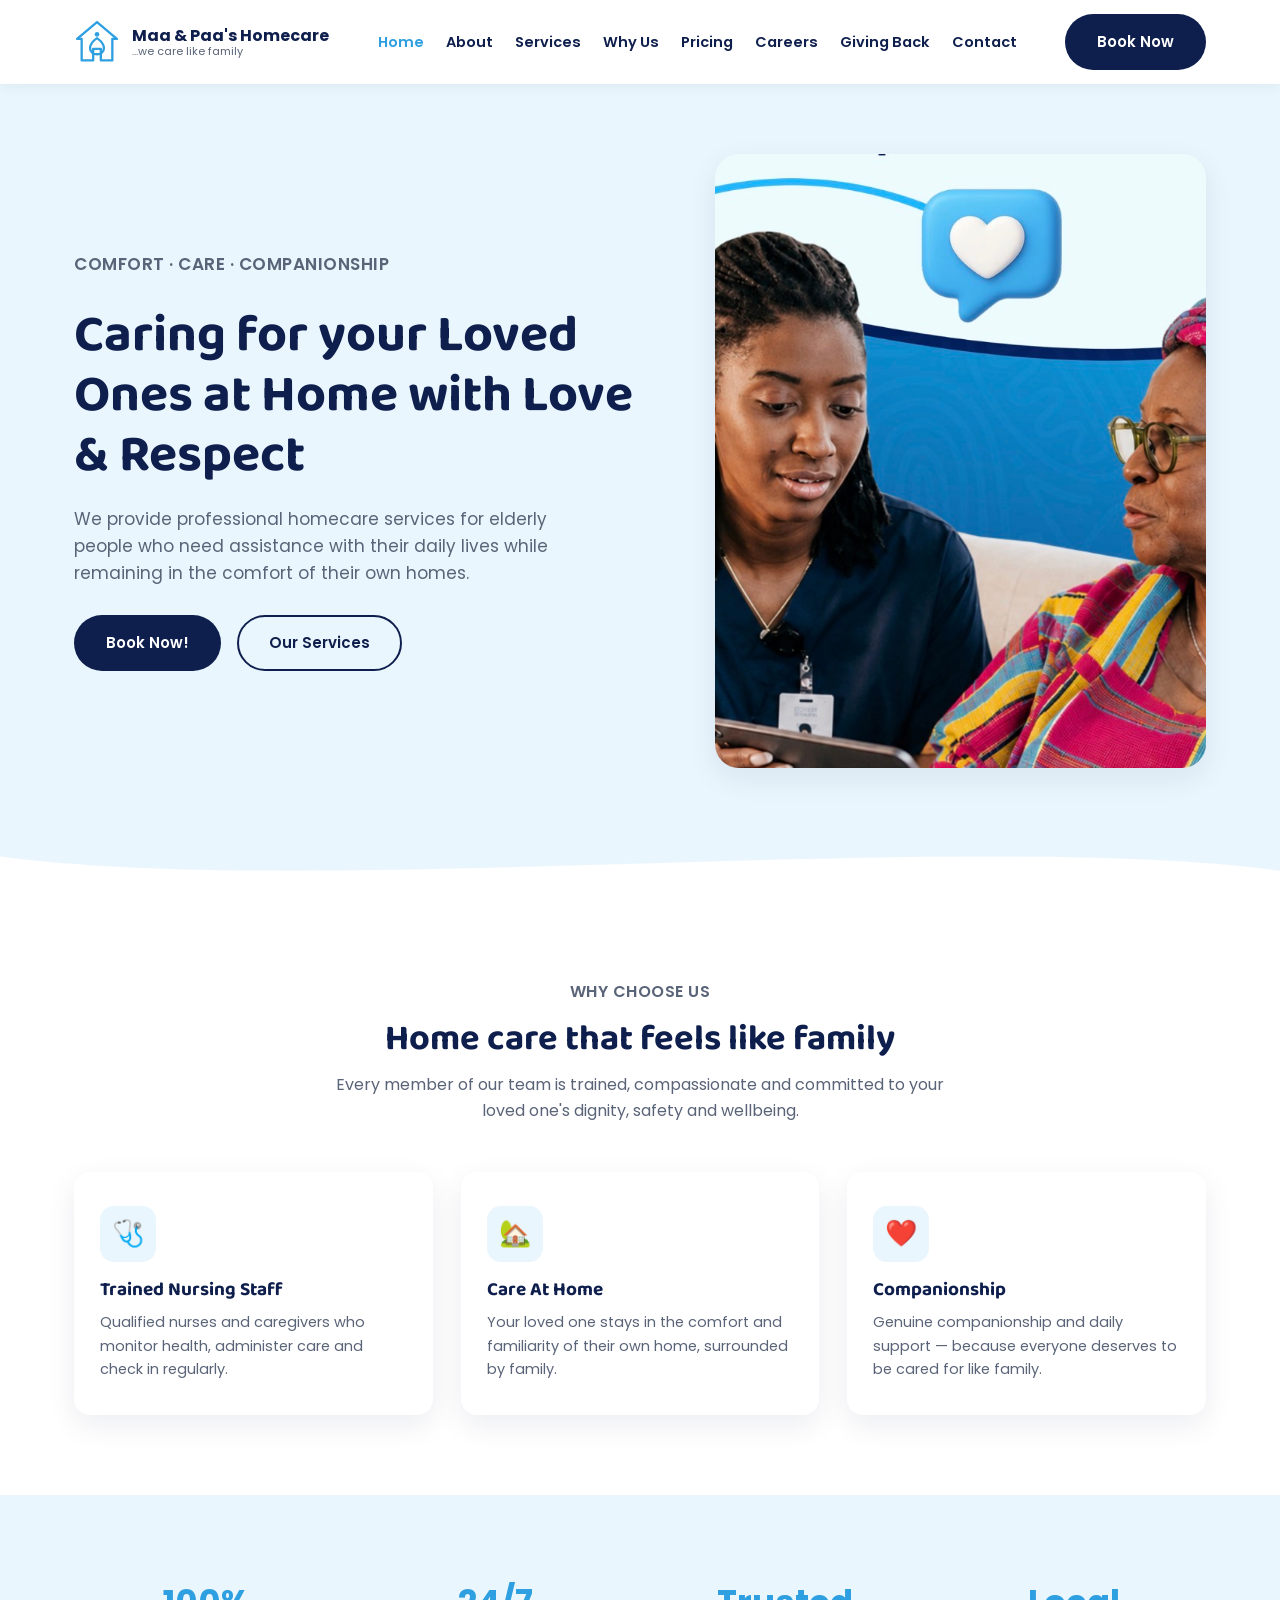
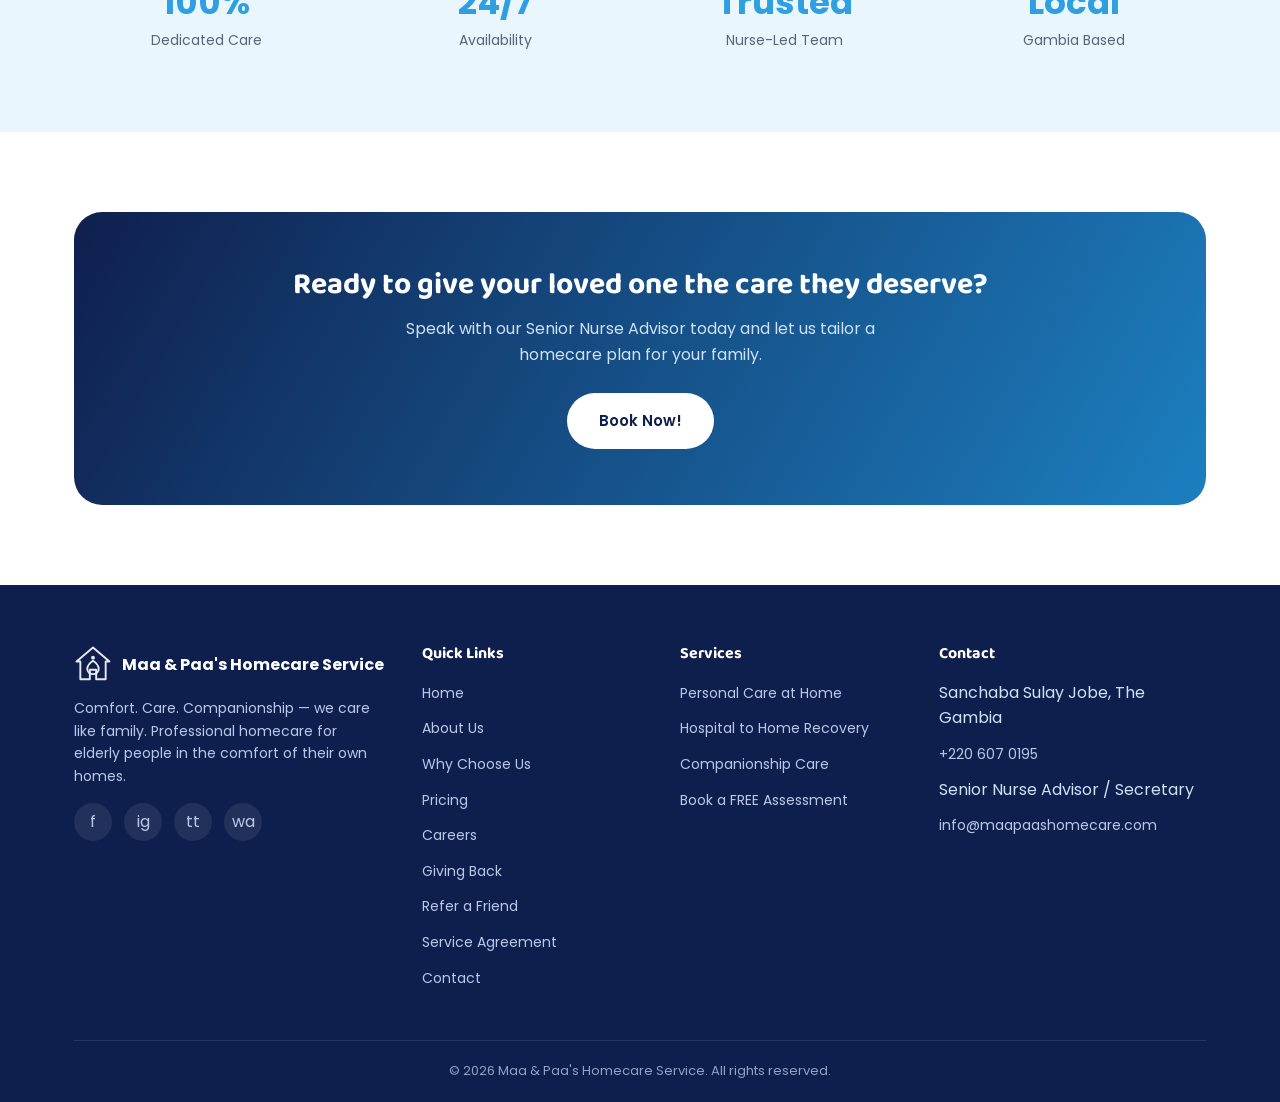
<file: index.html>
<!DOCTYPE html>
<html lang="en">
<head>
<meta charset="UTF-8">
<meta name="viewport" content="width=device-width, initial-scale=1.0">
<title>Maa &amp; Paa's Homecare Service | Comfort. Care. Companionship</title>
<meta name="description" content="Professional homecare services for elderly people in The Gambia. We care like family — comfort, care and companionship at home.">
<link rel="icon" href="assets/logo.svg" type="image/svg+xml">
<link rel="preconnect" href="https://fonts.googleapis.com">
<link href="https://fonts.googleapis.com/css2?family=Baloo+2:wght@600;700;800&family=Poppins:wght@400;500;600;700&display=swap" rel="stylesheet">
<link rel="stylesheet" href="css/style.css">
</head>
<body>
<!-- ████████ CLEARANCE 6 // TOP SECRET ████████ -->
<!-- Nothing to see here. Unless you knock on the crest seven times. -->
<header>
  <div class="nav-wrap">
    <a href="index.html" class="brand">
      <img src="assets/logo.svg" alt="Maa & Paa's Homecare Service logo">
      <span class="brand-name">Maa &amp; Paa's Homecare<span>...we care like family</span></span>
    </a>
    <nav>
      <ul>
        <li><a href="index.html" class="active">Home</a></li>
        <li><a href="about.html">About</a></li>
        <li><a href="services.html">Services</a></li>
        <li><a href="why-us.html">Why Us</a></li>
        <li><a href="pricing.html">Pricing</a></li>
        <li><a href="careers.html">Careers</a></li>
        <li><a href="contact.html">Contact</a></li>
      </ul>
    </nav>
    <div class="nav-cta">
      <a href="booking.html" class="btn btn-primary">Book Now</a>
      <button class="menu-toggle" aria-label="Toggle menu"><span></span><span></span><span></span></button>
    </div>
  </div>
</header>

<section class="hero">
  <div class="hero-grid">
    <div>
      <p class="eyebrow">COMFORT · CARE · COMPANIONSHIP</p>
      <h1>Caring for your Loved Ones at Home with Love &amp; Respect</h1>
      <p>We provide professional homecare services for elderly people who need assistance with their daily lives while remaining in the comfort of their own homes.</p>
      <div class="hero-actions">
        <a href="booking.html" class="btn btn-primary">Book Now!</a>
        <a href="services.html" class="btn btn-outline">Our Services</a>
      </div>
    </div>
    <img class="hero-img" src="assets/caregiver-client.jpg" alt="Caregiver sharing a photo album with an elderly client at home">
  </div>
  <div class="wave">
    <svg viewBox="0 0 1440 80" preserveAspectRatio="none"><path fill="#ffffff" d="M0,32 C360,80 1080,0 1440,48 L1440,80 L0,80 Z"></path></svg>
  </div>
</section>

<section>
  <div class="container">
    <div class="section-head">
      <p class="eyebrow">WHY CHOOSE US</p>
      <h2>Home care that feels like family</h2>
      <p>Every member of our team is trained, compassionate and committed to your loved one's dignity, safety and wellbeing.</p>
    </div>
    <div class="grid-3">
      <div class="card">
        <div class="icon">🩺</div>
        <h3>Trained Nursing Staff</h3>
        <p>Qualified nurses and caregivers who monitor health, administer care and check in regularly.</p>
      </div>
      <div class="card">
        <div class="icon">🏡</div>
        <h3>Care At Home</h3>
        <p>Your loved one stays in the comfort and familiarity of their own home, surrounded by family.</p>
      </div>
      <div class="card">
        <div class="icon">❤️</div>
        <h3>Companionship</h3>
        <p>Genuine companionship and daily support — because everyone deserves to be cared for like family.</p>
      </div>
    </div>
  </div>
</section>

<section class="section-light">
  <div class="container">
    <div class="stats">
      <div><div class="num">100%</div><div class="label">Dedicated Care</div></div>
      <div><div class="num">24/7</div><div class="label">Availability</div></div>
      <div><div class="num">Trusted</div><div class="label">Nurse-Led Team</div></div>
      <div><div class="num">Local</div><div class="label">Gambia Based</div></div>
    </div>
  </div>
</section>

<section>
  <div class="container">
    <div class="cta-banner">
      <h2>Ready to give your loved one the care they deserve?</h2>
      <p>Speak with our Senior Nurse Advisor today and let us tailor a homecare plan for your family.</p>
      <a href="booking.html" class="btn btn-white">Book Now!</a>
    </div>
  </div>
</section>

<footer id="footer-placeholder"></footer>

<script src="js/main.js"></script>
<script src="js/footer.js"></script>
</body>
</html>
</file>
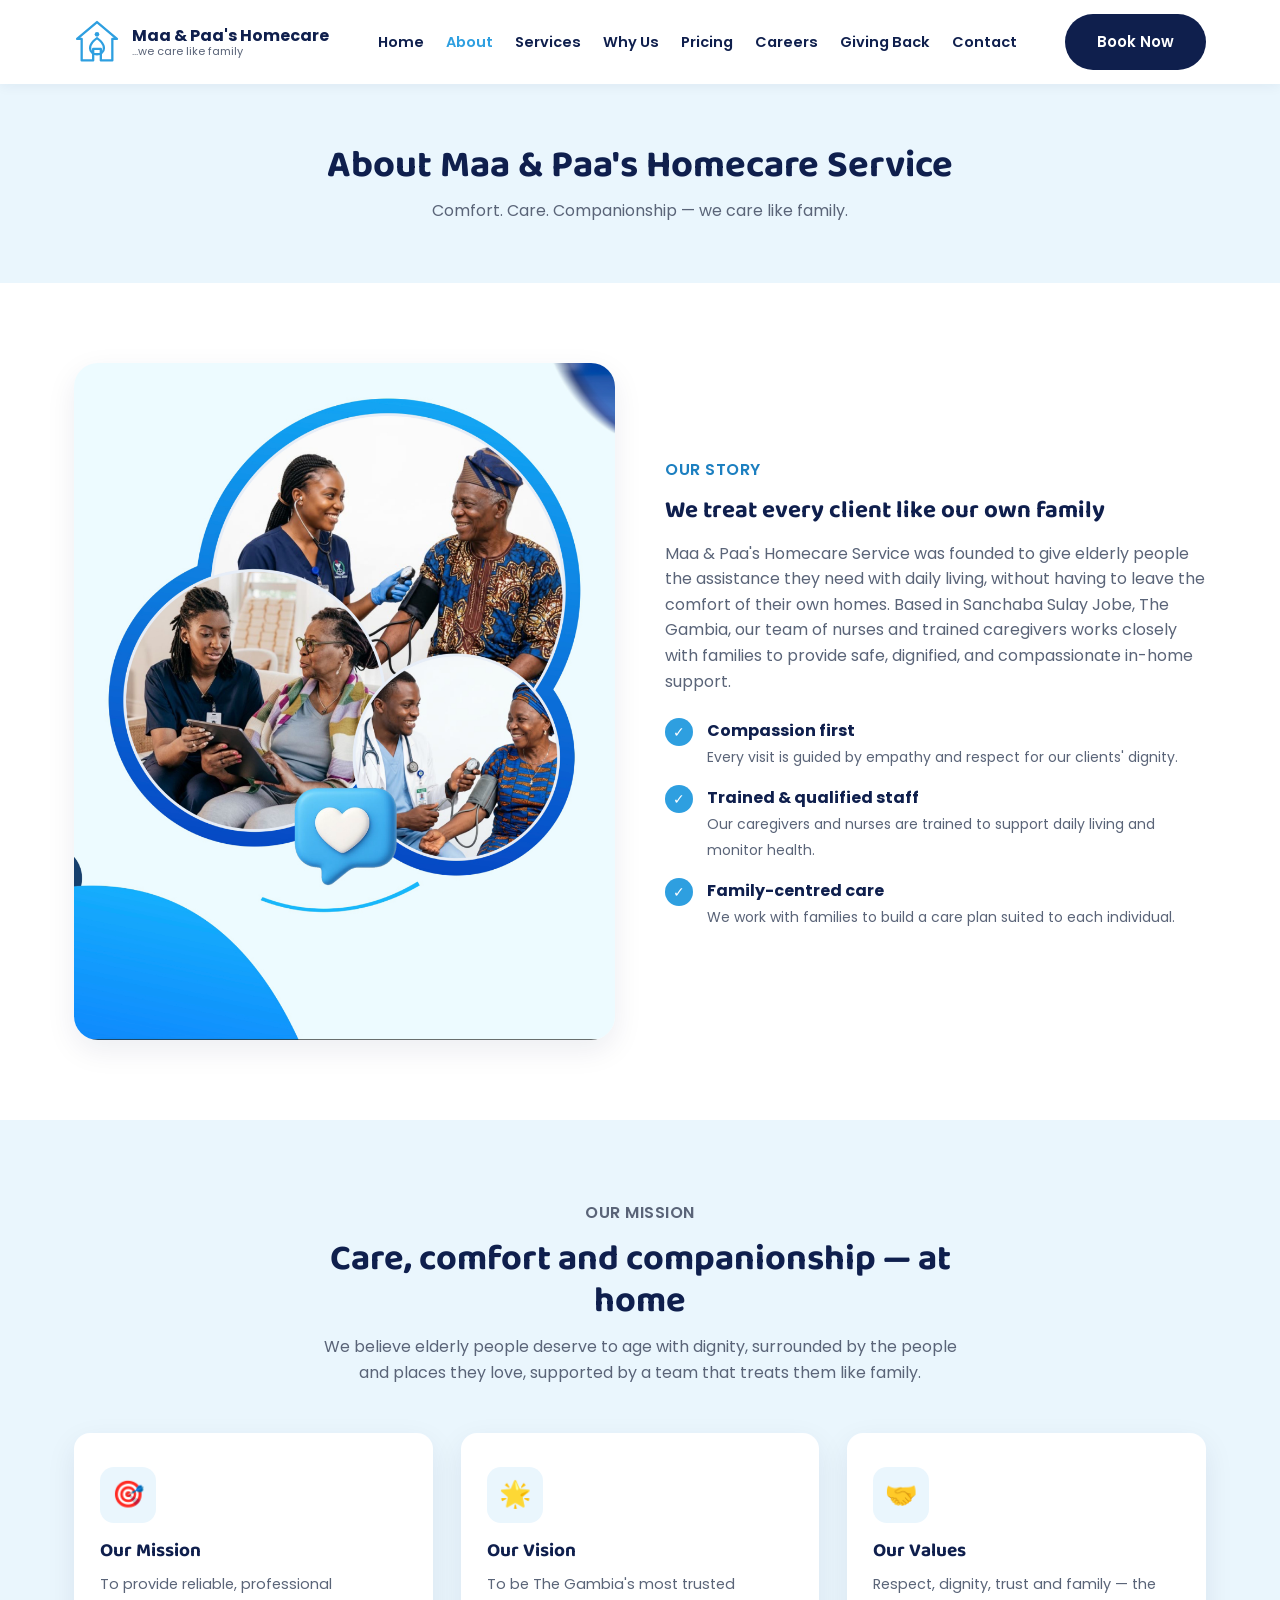
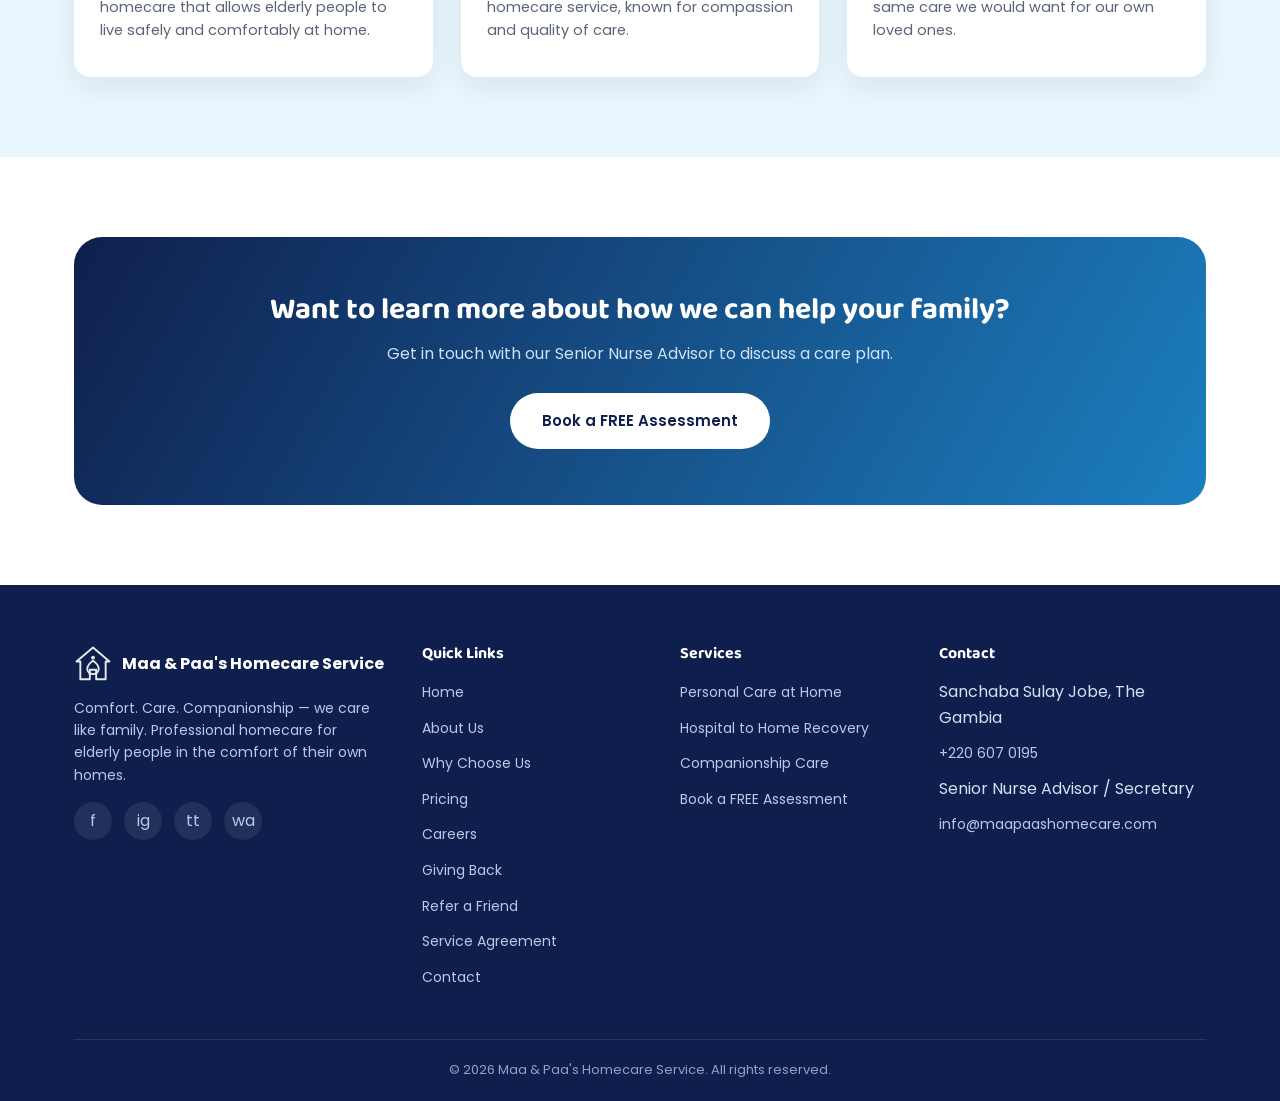
<file: about.html>
<!DOCTYPE html>
<html lang="en">
<head>
<meta charset="UTF-8">
<meta name="viewport" content="width=device-width, initial-scale=1.0">
<title>About Us | Maa &amp; Paa's Homecare Service</title>
<meta name="description" content="Learn about Maa & Paa's Homecare Service — our mission, values and the team caring for elderly people across The Gambia.">
<link rel="icon" href="assets/logo.svg" type="image/svg+xml">
<link rel="preconnect" href="https://fonts.googleapis.com">
<link href="https://fonts.googleapis.com/css2?family=Baloo+2:wght@600;700;800&family=Poppins:wght@400;500;600;700&display=swap" rel="stylesheet">
<link rel="stylesheet" href="css/style.css">
</head>
<body>

<header>
  <div class="nav-wrap">
    <a href="index.html" class="brand">
      <img src="assets/logo.svg" alt="Maa & Paa's Homecare Service logo">
      <span class="brand-name">Maa &amp; Paa's Homecare<span>...we care like family</span></span>
    </a>
    <nav>
      <ul>
        <li><a href="index.html">Home</a></li>
        <li><a href="about.html" class="active">About</a></li>
        <li><a href="services.html">Services</a></li>
        <li><a href="why-us.html">Why Us</a></li>
        <li><a href="pricing.html">Pricing</a></li>
        <li><a href="careers.html">Careers</a></li>
        <li><a href="contact.html">Contact</a></li>
      </ul>
    </nav>
    <div class="nav-cta">
      <a href="booking.html" class="btn btn-primary">Book Now</a>
      <button class="menu-toggle" aria-label="Toggle menu"><span></span><span></span><span></span></button>
    </div>
  </div>
</header>

<section class="page-header">
  <div class="container">
    <h1>About Maa &amp; Paa's Homecare Service</h1>
    <p>Comfort. Care. Companionship — we care like family.</p>
  </div>
</section>

<section>
  <div class="container about-grid">
    <img class="about-img" src="assets/team-photo.jpg" alt="Maa & Paa's Homecare Service care team with clients">
    <div>
      <p class="eyebrow">OUR STORY</p>
      <h2>We treat every client like our own family</h2>
      <p style="color:var(--gray);margin:16px 0 24px;">
        Maa &amp; Paa's Homecare Service was founded to give elderly people the assistance they need
        with daily living, without having to leave the comfort of their own homes. Based in Sanchaba
        Sulay Jobe, The Gambia, our team of nurses and trained caregivers works closely with families
        to provide safe, dignified, and compassionate in-home support.
      </p>
      <ul class="value-list">
        <li><span class="dot">✓</span><div><strong>Compassion first</strong><br><span style="color:var(--gray);font-size:14px;">Every visit is guided by empathy and respect for our clients' dignity.</span></div></li>
        <li><span class="dot">✓</span><div><strong>Trained &amp; qualified staff</strong><br><span style="color:var(--gray);font-size:14px;">Our caregivers and nurses are trained to support daily living and monitor health.</span></div></li>
        <li><span class="dot">✓</span><div><strong>Family-centred care</strong><br><span style="color:var(--gray);font-size:14px;">We work with families to build a care plan suited to each individual.</span></div></li>
      </ul>
    </div>
  </div>
</section>

<section class="section-light">
  <div class="container">
    <div class="section-head">
      <p class="eyebrow">OUR MISSION</p>
      <h2>Care, comfort and companionship — at home</h2>
      <p>We believe elderly people deserve to age with dignity, surrounded by the people and places they love, supported by a team that treats them like family.</p>
    </div>
    <div class="grid-3">
      <div class="card">
        <div class="icon">🎯</div>
        <h3>Our Mission</h3>
        <p>To provide reliable, professional homecare that allows elderly people to live safely and comfortably at home.</p>
      </div>
      <div class="card">
        <div class="icon">🌟</div>
        <h3>Our Vision</h3>
        <p>To be The Gambia's most trusted homecare service, known for compassion and quality of care.</p>
      </div>
      <div class="card">
        <div class="icon">🤝</div>
        <h3>Our Values</h3>
        <p>Respect, dignity, trust and family — the same care we would want for our own loved ones.</p>
      </div>
    </div>
  </div>
</section>

<section>
  <div class="container">
    <div class="cta-banner">
      <h2>Want to learn more about how we can help your family?</h2>
      <p>Get in touch with our Senior Nurse Advisor to discuss a care plan.</p>
      <a href="booking.html" class="btn btn-white">Book a FREE Assessment</a>
    </div>
  </div>
</section>

<footer id="footer-placeholder"></footer>

<script src="js/main.js"></script>
<script src="js/footer.js"></script>
</body>
</html>
</file>
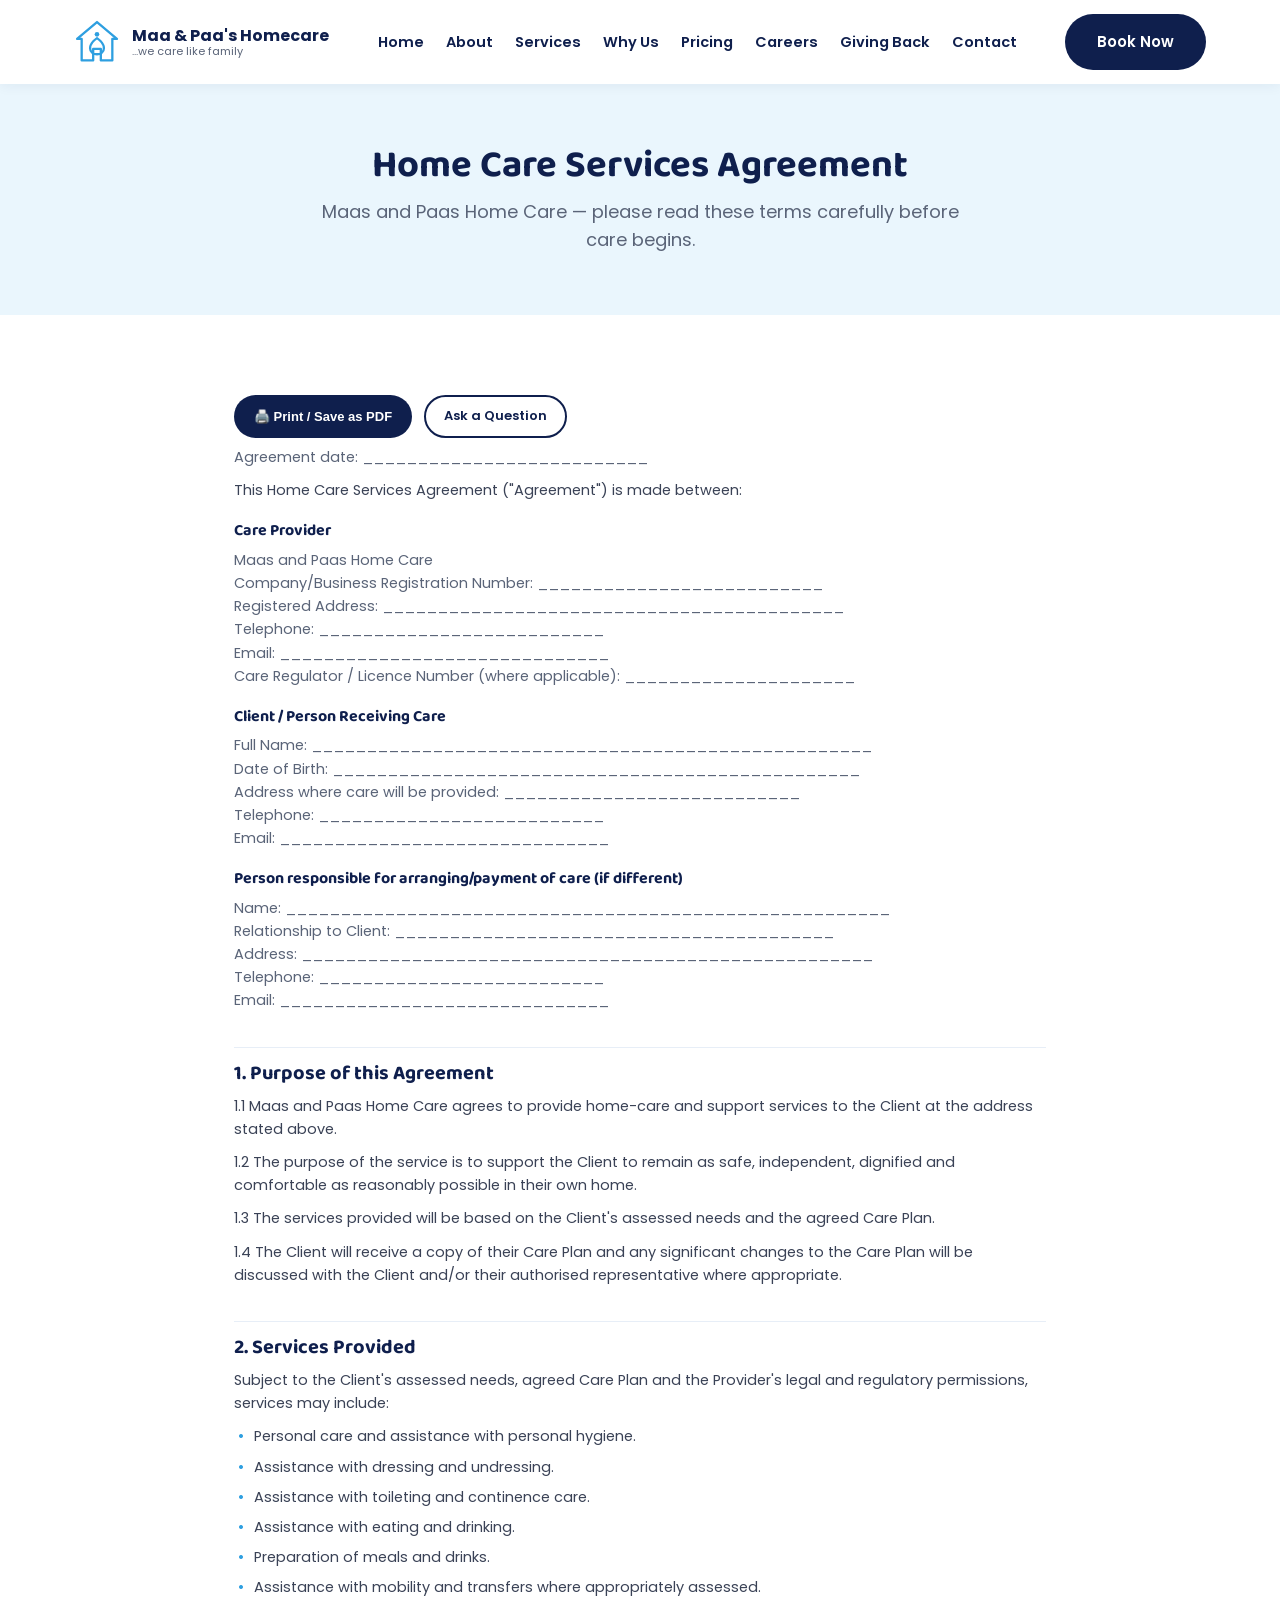
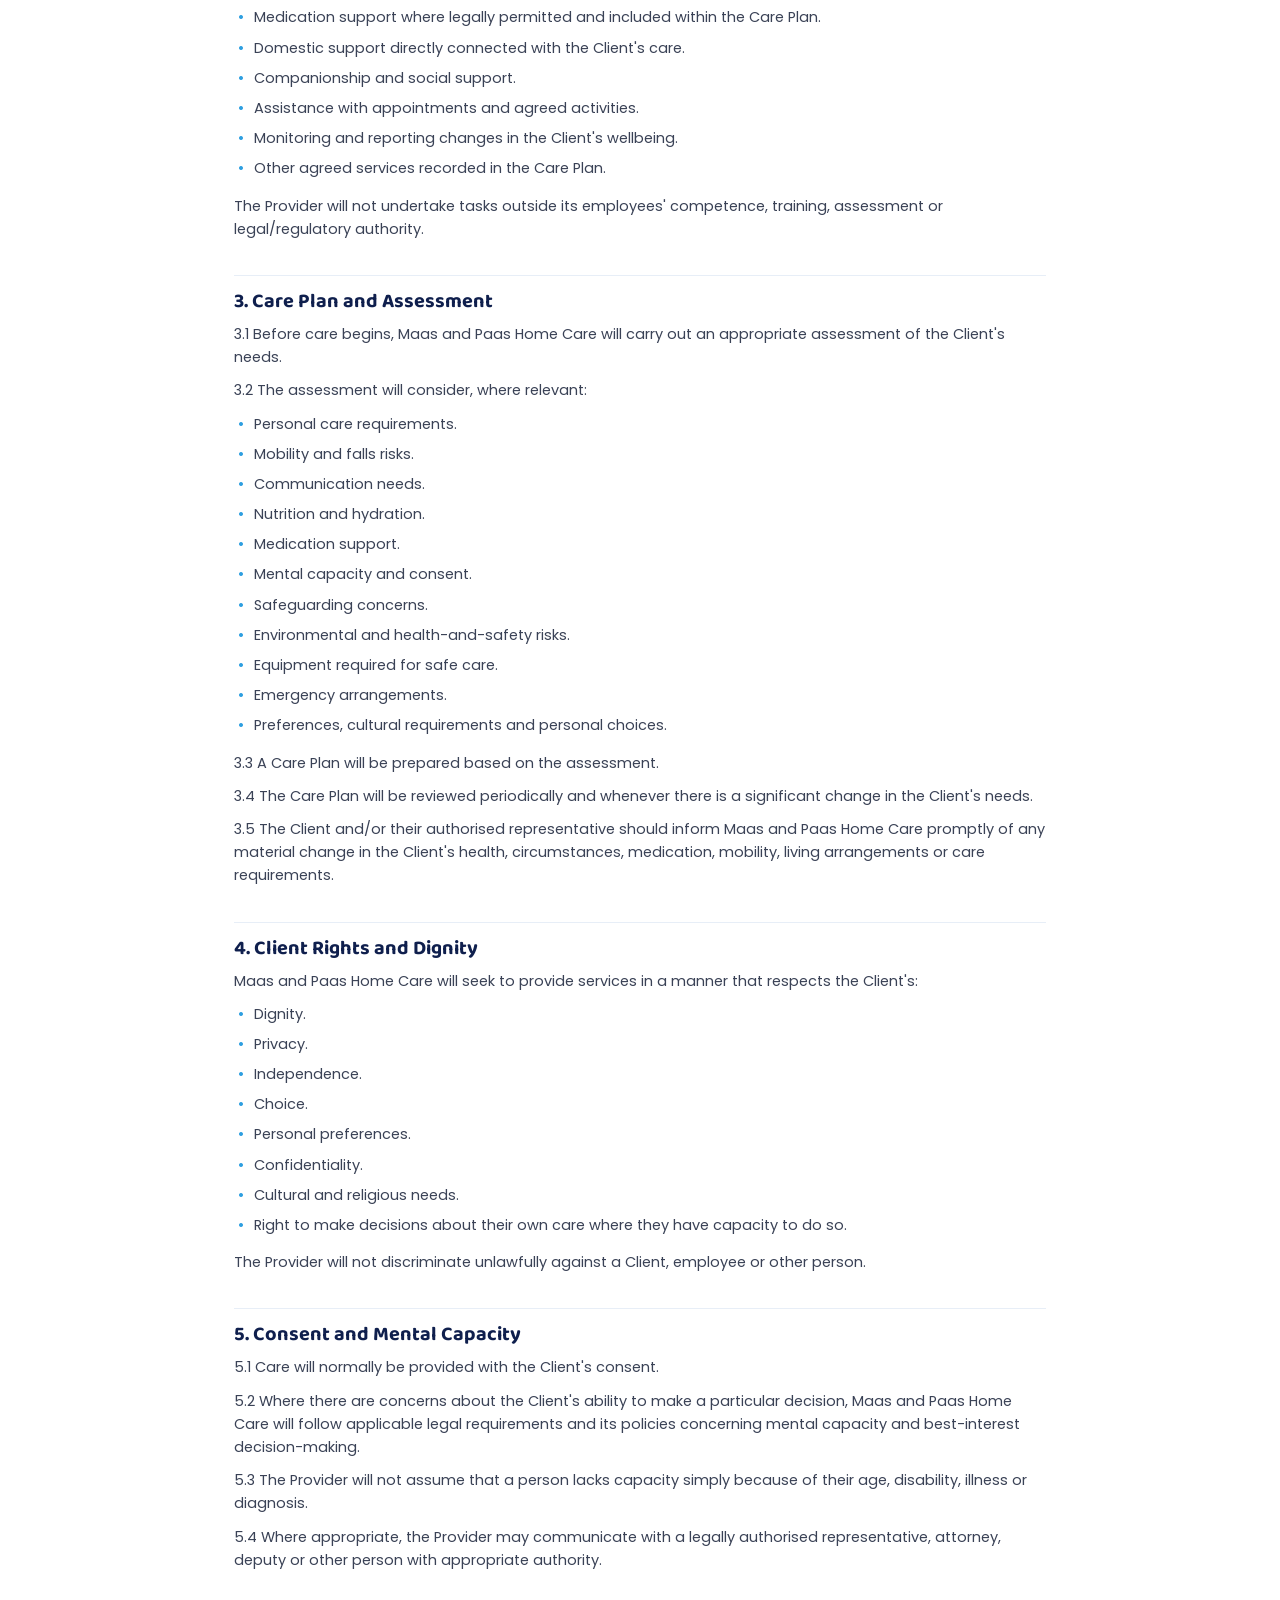
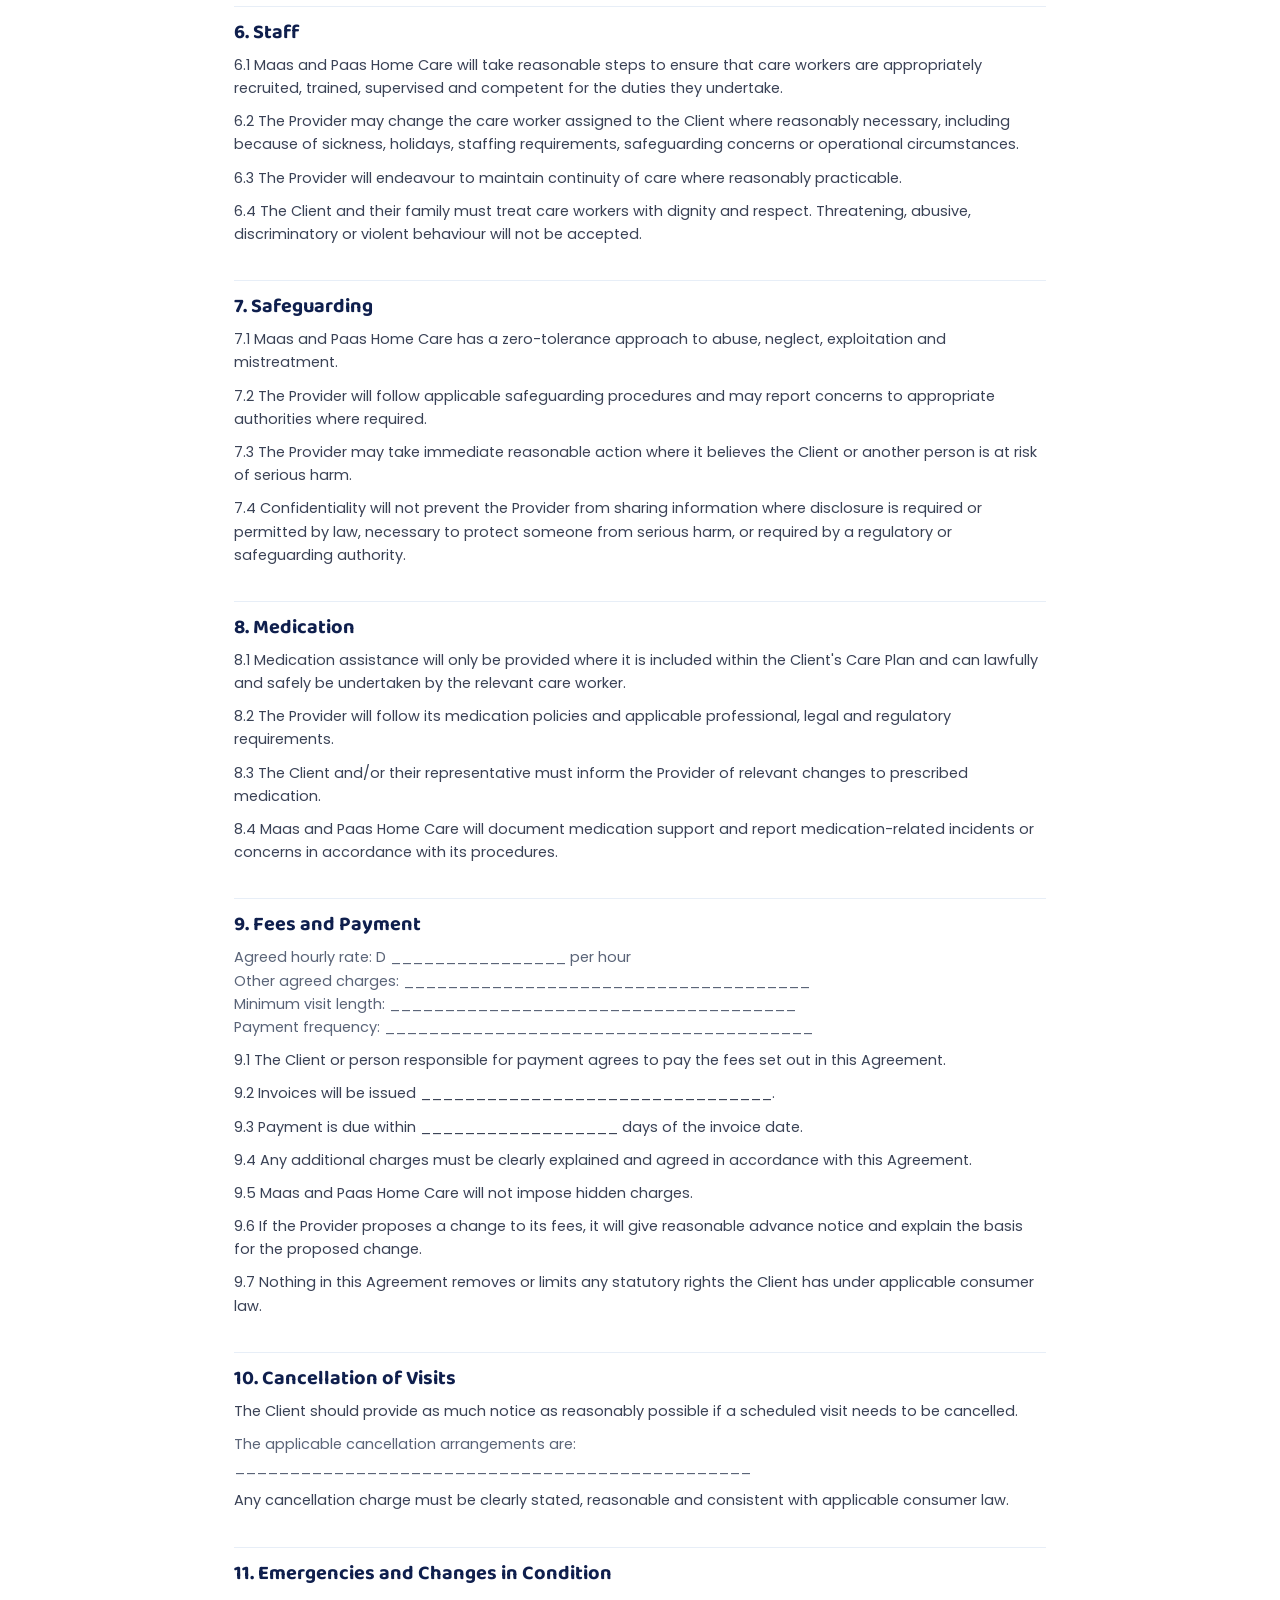
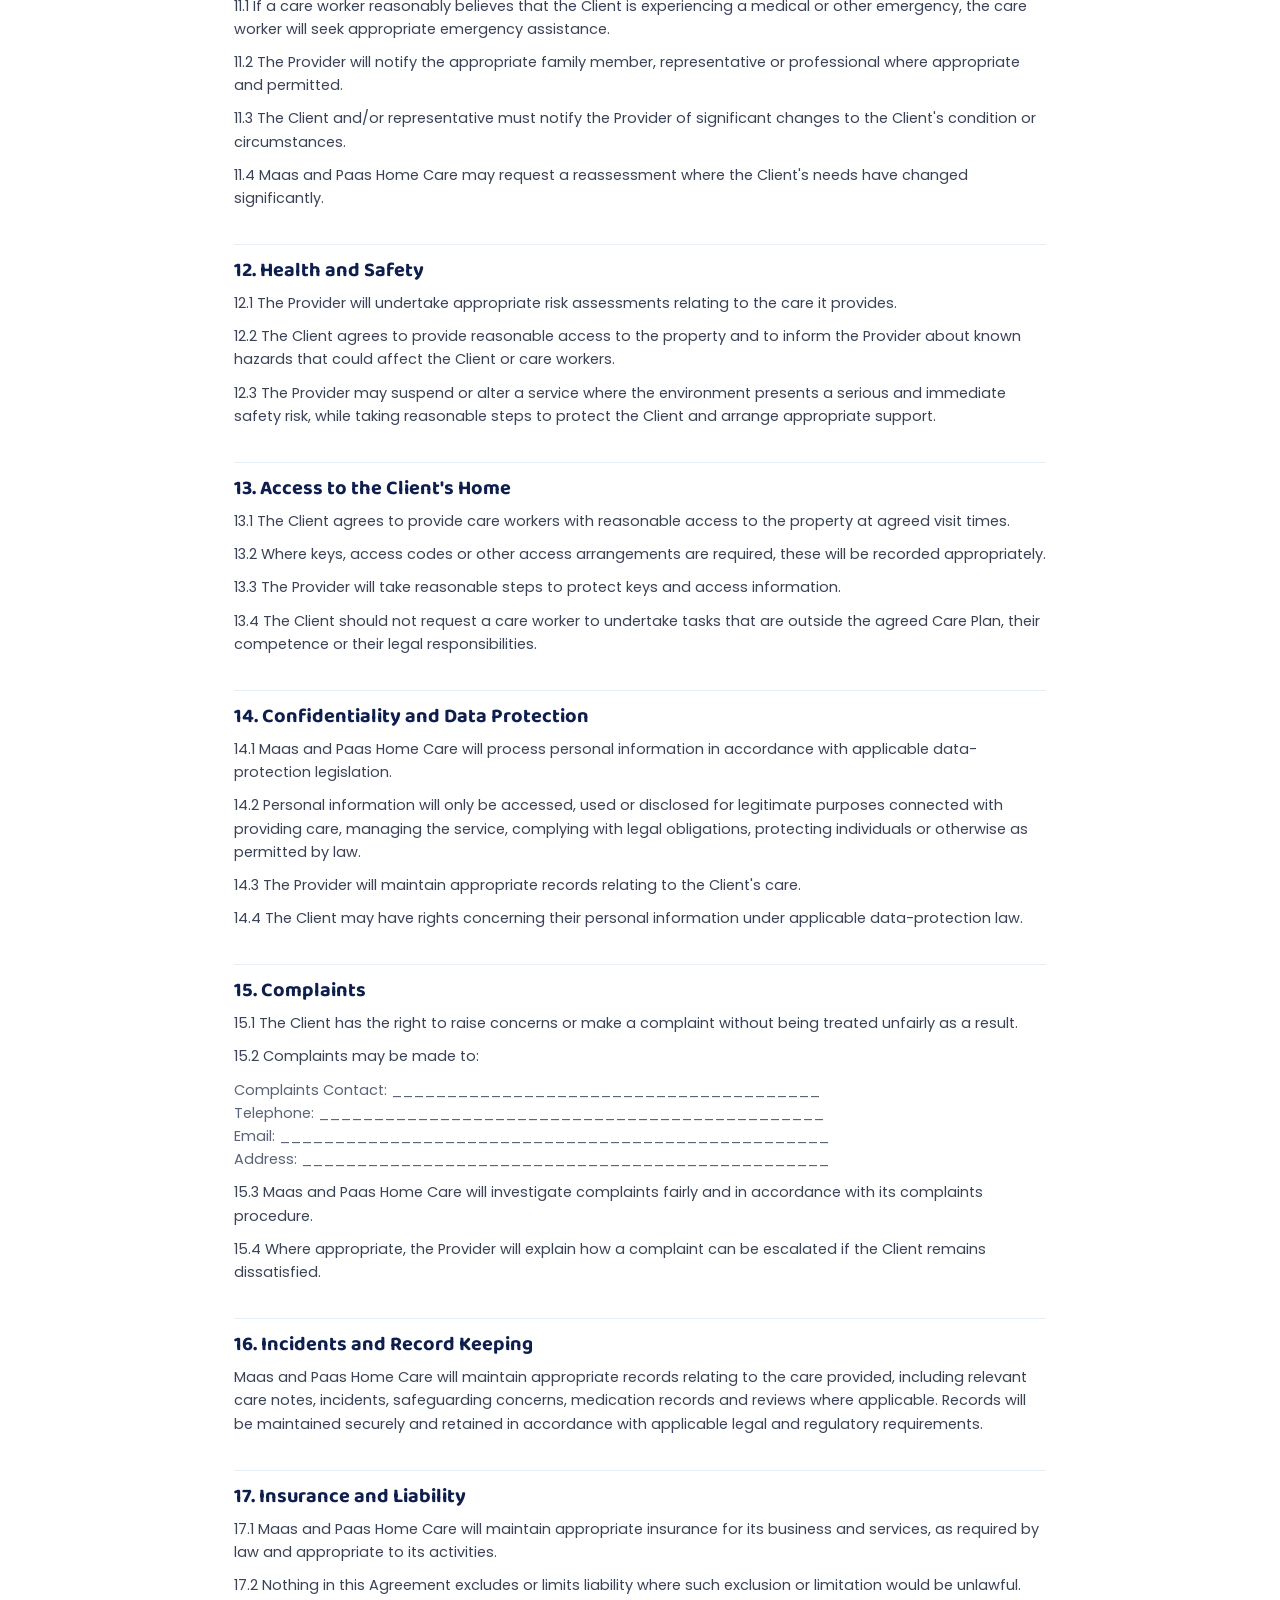
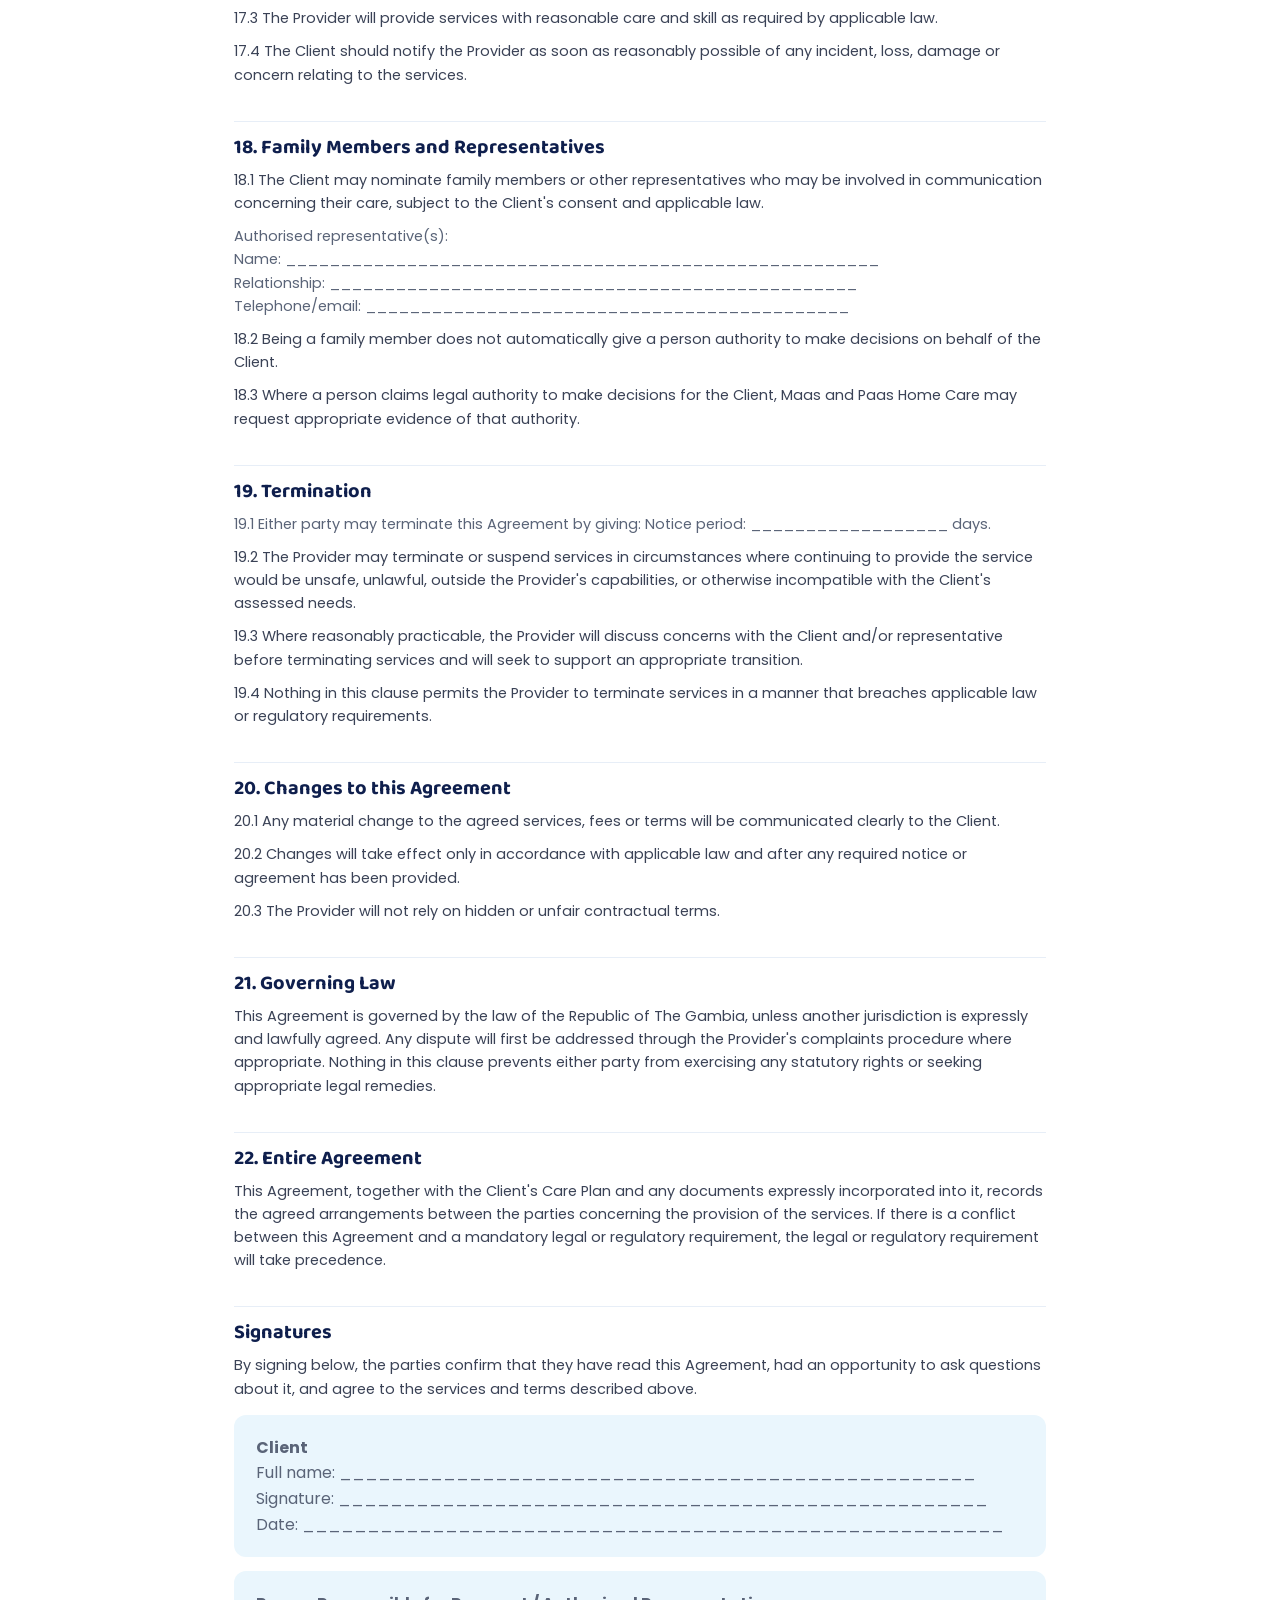
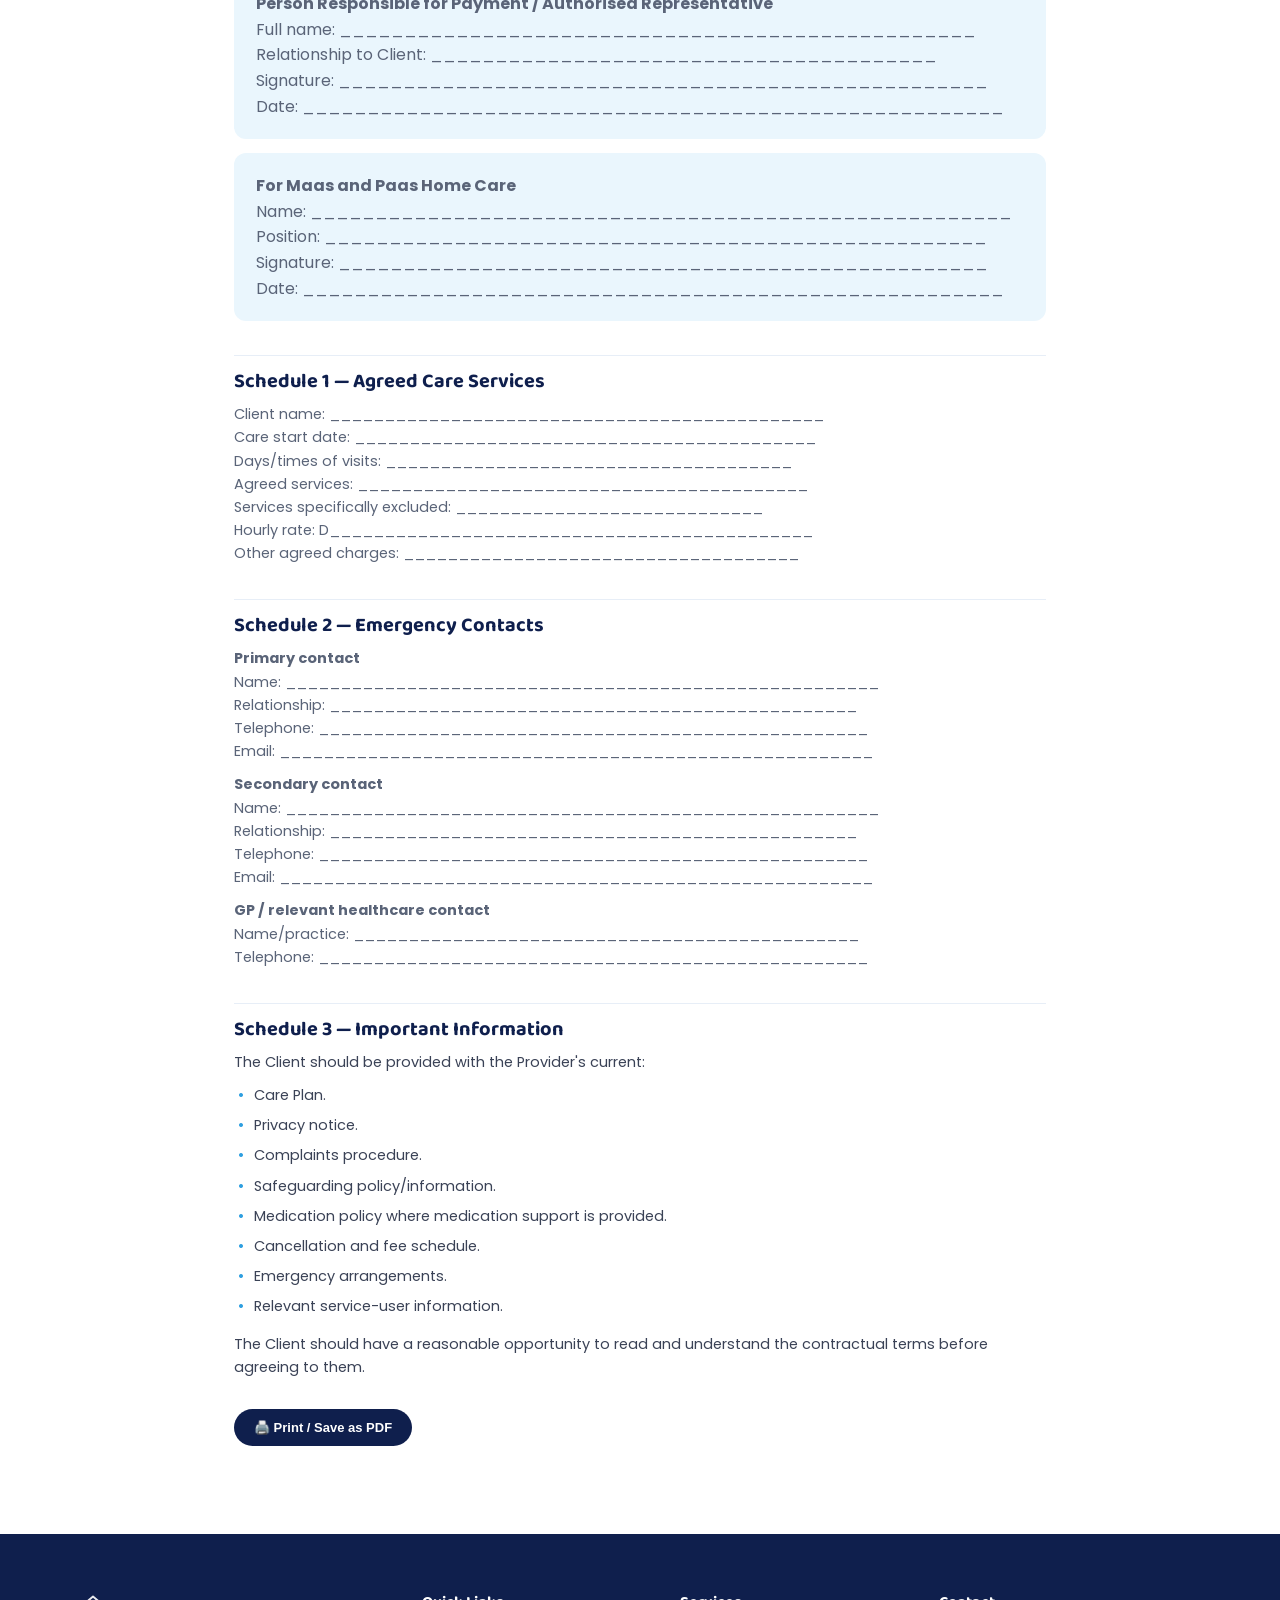
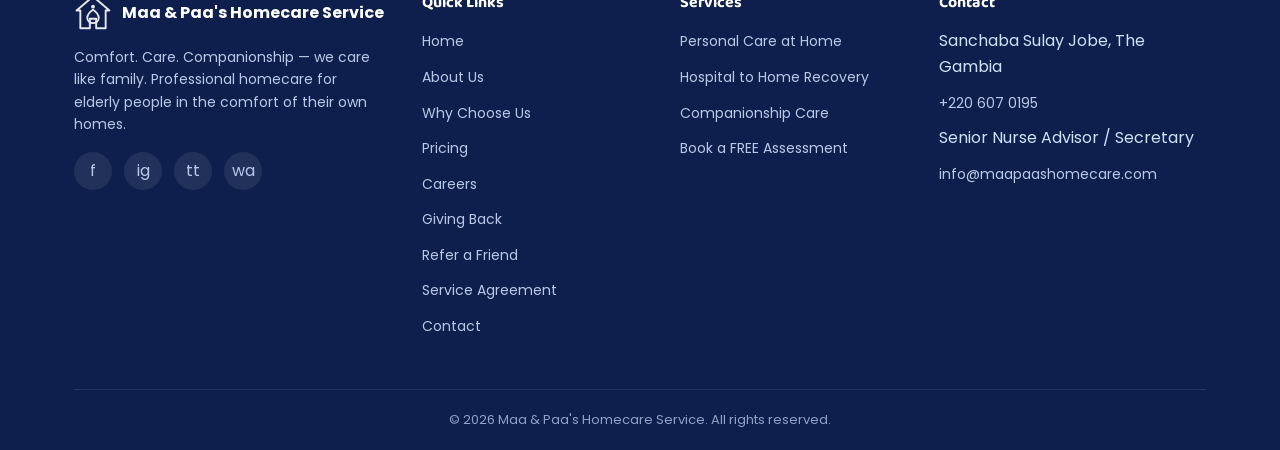
<file: agreement.html>
<!DOCTYPE html>
<html lang="en">
<head>
<meta charset="UTF-8">
<meta name="viewport" content="width=device-width, initial-scale=1.0">
<title>Home Care Services Agreement | Maa &amp; Paa's Homecare Service</title>
<meta name="description" content="Maas and Paas Home Care — Home Care Services Agreement. Read our full terms before care begins.">
<link rel="icon" href="assets/logo.svg" type="image/svg+xml">
<link rel="preconnect" href="https://fonts.googleapis.com">
<link href="https://fonts.googleapis.com/css2?family=Baloo+2:wght@600;700;800&family=Poppins:wght@400;500;600;700&display=swap" rel="stylesheet">
<link rel="stylesheet" href="css/style.css">
<style>
  .legal{max-width:860px;margin:0 auto;}
  .legal h2{font-size:20px;margin:34px 0 10px;padding-top:14px;border-top:1px solid #e7eef7;}
  .legal h3{font-size:16px;margin:20px 0 8px;}
  .legal p{color:#3a4256;font-size:14.5px;margin-bottom:10px;overflow-wrap:anywhere;}
  .legal .fillline{overflow-wrap:anywhere;word-break:break-word;}
  .legal ul{margin:8px 0 14px 4px;display:grid;gap:7px;}
  .legal ul li{display:flex;gap:10px;color:#3a4256;font-size:14.5px;}
  .legal ul li::before{content:"•";color:var(--blue);font-weight:700;}
  .legal .fillline{color:var(--gray);}
  .legal .sigblock{background:var(--light-bg);border-radius:12px;padding:20px 22px;margin:14px 0;}
  .doc-actions{display:flex;gap:12px;flex-wrap:wrap;margin-bottom:8px;}
  @media print{
    header,footer,.doc-actions,.page-header .lead{display:none !important;}
    .page-header{padding:10px 0;}
    body{background:#fff;}
    .legal h2{border-top:none;}
  }
</style>
</head>
<body>

<header>
  <div class="nav-wrap">
    <a href="index.html" class="brand">
      <img src="assets/logo.svg" alt="Maa & Paa's Homecare Service logo">
      <span class="brand-name">Maa &amp; Paa's Homecare<span>...we care like family</span></span>
    </a>
    <nav>
      <ul>
        <li><a href="index.html">Home</a></li>
        <li><a href="about.html">About</a></li>
        <li><a href="services.html">Services</a></li>
        <li><a href="why-us.html">Why Us</a></li>
        <li><a href="pricing.html">Pricing</a></li>
        <li><a href="careers.html">Careers</a></li>
        <li><a href="contact.html">Contact</a></li>
      </ul>
    </nav>
    <div class="nav-cta">
      <a href="booking.html" class="btn btn-primary">Book Now</a>
      <button class="menu-toggle" aria-label="Toggle menu"><span></span><span></span><span></span></button>
    </div>
  </div>
</header>

<section class="page-header">
  <div class="container">
    <h1>Home Care Services Agreement</h1>
    <p class="lead" style="margin:10px auto 0;">Maas and Paas Home Care — please read these terms carefully before care begins.</p>
  </div>
</section>

<section>
  <div class="container legal">

    <div class="doc-actions">
      <button onclick="window.print()" class="btn btn-primary btn-sm">🖨️ Print / Save as PDF</button>
      <a href="contact.html" class="btn btn-outline btn-sm">Ask a Question</a>
    </div>
    <p class="fillline">Agreement date: __________________________</p>

    <p>This Home Care Services Agreement ("Agreement") is made between:</p>

    <h3>Care Provider</h3>
    <p class="fillline">
      Maas and Paas Home Care<br>
      Company/Business Registration Number: __________________________<br>
      Registered Address: __________________________________________<br>
      Telephone: __________________________<br>
      Email: ______________________________<br>
      Care Regulator / Licence Number (where applicable): _____________________
    </p>

    <h3>Client / Person Receiving Care</h3>
    <p class="fillline">
      Full Name: ___________________________________________________<br>
      Date of Birth: ________________________________________________<br>
      Address where care will be provided: ___________________________<br>
      Telephone: __________________________<br>
      Email: ______________________________
    </p>

    <h3>Person responsible for arranging/payment of care (if different)</h3>
    <p class="fillline">
      Name: _______________________________________________________<br>
      Relationship to Client: ________________________________________<br>
      Address: ____________________________________________________<br>
      Telephone: __________________________<br>
      Email: ______________________________
    </p>

    <h2>1. Purpose of this Agreement</h2>
    <p>1.1 Maas and Paas Home Care agrees to provide home-care and support services to the Client at the address stated above.</p>
    <p>1.2 The purpose of the service is to support the Client to remain as safe, independent, dignified and comfortable as reasonably possible in their own home.</p>
    <p>1.3 The services provided will be based on the Client's assessed needs and the agreed Care Plan.</p>
    <p>1.4 The Client will receive a copy of their Care Plan and any significant changes to the Care Plan will be discussed with the Client and/or their authorised representative where appropriate.</p>

    <h2>2. Services Provided</h2>
    <p>Subject to the Client's assessed needs, agreed Care Plan and the Provider's legal and regulatory permissions, services may include:</p>
    <ul>
      <li>Personal care and assistance with personal hygiene.</li>
      <li>Assistance with dressing and undressing.</li>
      <li>Assistance with toileting and continence care.</li>
      <li>Assistance with eating and drinking.</li>
      <li>Preparation of meals and drinks.</li>
      <li>Assistance with mobility and transfers where appropriately assessed.</li>
      <li>Medication support where legally permitted and included within the Care Plan.</li>
      <li>Domestic support directly connected with the Client's care.</li>
      <li>Companionship and social support.</li>
      <li>Assistance with appointments and agreed activities.</li>
      <li>Monitoring and reporting changes in the Client's wellbeing.</li>
      <li>Other agreed services recorded in the Care Plan.</li>
    </ul>
    <p>The Provider will not undertake tasks outside its employees' competence, training, assessment or legal/regulatory authority.</p>

    <h2>3. Care Plan and Assessment</h2>
    <p>3.1 Before care begins, Maas and Paas Home Care will carry out an appropriate assessment of the Client's needs.</p>
    <p>3.2 The assessment will consider, where relevant:</p>
    <ul>
      <li>Personal care requirements.</li>
      <li>Mobility and falls risks.</li>
      <li>Communication needs.</li>
      <li>Nutrition and hydration.</li>
      <li>Medication support.</li>
      <li>Mental capacity and consent.</li>
      <li>Safeguarding concerns.</li>
      <li>Environmental and health-and-safety risks.</li>
      <li>Equipment required for safe care.</li>
      <li>Emergency arrangements.</li>
      <li>Preferences, cultural requirements and personal choices.</li>
    </ul>
    <p>3.3 A Care Plan will be prepared based on the assessment.</p>
    <p>3.4 The Care Plan will be reviewed periodically and whenever there is a significant change in the Client's needs.</p>
    <p>3.5 The Client and/or their authorised representative should inform Maas and Paas Home Care promptly of any material change in the Client's health, circumstances, medication, mobility, living arrangements or care requirements.</p>

    <h2>4. Client Rights and Dignity</h2>
    <p>Maas and Paas Home Care will seek to provide services in a manner that respects the Client's:</p>
    <ul>
      <li>Dignity.</li><li>Privacy.</li><li>Independence.</li><li>Choice.</li>
      <li>Personal preferences.</li><li>Confidentiality.</li><li>Cultural and religious needs.</li>
      <li>Right to make decisions about their own care where they have capacity to do so.</li>
    </ul>
    <p>The Provider will not discriminate unlawfully against a Client, employee or other person.</p>

    <h2>5. Consent and Mental Capacity</h2>
    <p>5.1 Care will normally be provided with the Client's consent.</p>
    <p>5.2 Where there are concerns about the Client's ability to make a particular decision, Maas and Paas Home Care will follow applicable legal requirements and its policies concerning mental capacity and best-interest decision-making.</p>
    <p>5.3 The Provider will not assume that a person lacks capacity simply because of their age, disability, illness or diagnosis.</p>
    <p>5.4 Where appropriate, the Provider may communicate with a legally authorised representative, attorney, deputy or other person with appropriate authority.</p>

    <h2>6. Staff</h2>
    <p>6.1 Maas and Paas Home Care will take reasonable steps to ensure that care workers are appropriately recruited, trained, supervised and competent for the duties they undertake.</p>
    <p>6.2 The Provider may change the care worker assigned to the Client where reasonably necessary, including because of sickness, holidays, staffing requirements, safeguarding concerns or operational circumstances.</p>
    <p>6.3 The Provider will endeavour to maintain continuity of care where reasonably practicable.</p>
    <p>6.4 The Client and their family must treat care workers with dignity and respect. Threatening, abusive, discriminatory or violent behaviour will not be accepted.</p>

    <h2>7. Safeguarding</h2>
    <p>7.1 Maas and Paas Home Care has a zero-tolerance approach to abuse, neglect, exploitation and mistreatment.</p>
    <p>7.2 The Provider will follow applicable safeguarding procedures and may report concerns to appropriate authorities where required.</p>
    <p>7.3 The Provider may take immediate reasonable action where it believes the Client or another person is at risk of serious harm.</p>
    <p>7.4 Confidentiality will not prevent the Provider from sharing information where disclosure is required or permitted by law, necessary to protect someone from serious harm, or required by a regulatory or safeguarding authority.</p>

    <h2>8. Medication</h2>
    <p>8.1 Medication assistance will only be provided where it is included within the Client's Care Plan and can lawfully and safely be undertaken by the relevant care worker.</p>
    <p>8.2 The Provider will follow its medication policies and applicable professional, legal and regulatory requirements.</p>
    <p>8.3 The Client and/or their representative must inform the Provider of relevant changes to prescribed medication.</p>
    <p>8.4 Maas and Paas Home Care will document medication support and report medication-related incidents or concerns in accordance with its procedures.</p>

    <h2>9. Fees and Payment</h2>
    <p class="fillline">
      Agreed hourly rate: D ________________ per hour<br>
      Other agreed charges: _____________________________________<br>
      Minimum visit length: _____________________________________<br>
      Payment frequency: _______________________________________
    </p>
    <p>9.1 The Client or person responsible for payment agrees to pay the fees set out in this Agreement.</p>
    <p>9.2 Invoices will be issued ________________________________.</p>
    <p>9.3 Payment is due within __________________ days of the invoice date.</p>
    <p>9.4 Any additional charges must be clearly explained and agreed in accordance with this Agreement.</p>
    <p>9.5 Maas and Paas Home Care will not impose hidden charges.</p>
    <p>9.6 If the Provider proposes a change to its fees, it will give reasonable advance notice and explain the basis for the proposed change.</p>
    <p>9.7 Nothing in this Agreement removes or limits any statutory rights the Client has under applicable consumer law.</p>

    <h2>10. Cancellation of Visits</h2>
    <p>The Client should provide as much notice as reasonably possible if a scheduled visit needs to be cancelled.</p>
    <p class="fillline">The applicable cancellation arrangements are: _______________________________________________</p>
    <p>Any cancellation charge must be clearly stated, reasonable and consistent with applicable consumer law.</p>

    <h2>11. Emergencies and Changes in Condition</h2>
    <p>11.1 If a care worker reasonably believes that the Client is experiencing a medical or other emergency, the care worker will seek appropriate emergency assistance.</p>
    <p>11.2 The Provider will notify the appropriate family member, representative or professional where appropriate and permitted.</p>
    <p>11.3 The Client and/or representative must notify the Provider of significant changes to the Client's condition or circumstances.</p>
    <p>11.4 Maas and Paas Home Care may request a reassessment where the Client's needs have changed significantly.</p>

    <h2>12. Health and Safety</h2>
    <p>12.1 The Provider will undertake appropriate risk assessments relating to the care it provides.</p>
    <p>12.2 The Client agrees to provide reasonable access to the property and to inform the Provider about known hazards that could affect the Client or care workers.</p>
    <p>12.3 The Provider may suspend or alter a service where the environment presents a serious and immediate safety risk, while taking reasonable steps to protect the Client and arrange appropriate support.</p>

    <h2>13. Access to the Client's Home</h2>
    <p>13.1 The Client agrees to provide care workers with reasonable access to the property at agreed visit times.</p>
    <p>13.2 Where keys, access codes or other access arrangements are required, these will be recorded appropriately.</p>
    <p>13.3 The Provider will take reasonable steps to protect keys and access information.</p>
    <p>13.4 The Client should not request a care worker to undertake tasks that are outside the agreed Care Plan, their competence or their legal responsibilities.</p>

    <h2>14. Confidentiality and Data Protection</h2>
    <p>14.1 Maas and Paas Home Care will process personal information in accordance with applicable data-protection legislation.</p>
    <p>14.2 Personal information will only be accessed, used or disclosed for legitimate purposes connected with providing care, managing the service, complying with legal obligations, protecting individuals or otherwise as permitted by law.</p>
    <p>14.3 The Provider will maintain appropriate records relating to the Client's care.</p>
    <p>14.4 The Client may have rights concerning their personal information under applicable data-protection law.</p>

    <h2>15. Complaints</h2>
    <p>15.1 The Client has the right to raise concerns or make a complaint without being treated unfairly as a result.</p>
    <p>15.2 Complaints may be made to:</p>
    <p class="fillline">
      Complaints Contact: _______________________________________<br>
      Telephone: ______________________________________________<br>
      Email: __________________________________________________<br>
      Address: ________________________________________________
    </p>
    <p>15.3 Maas and Paas Home Care will investigate complaints fairly and in accordance with its complaints procedure.</p>
    <p>15.4 Where appropriate, the Provider will explain how a complaint can be escalated if the Client remains dissatisfied.</p>

    <h2>16. Incidents and Record Keeping</h2>
    <p>Maas and Paas Home Care will maintain appropriate records relating to the care provided, including relevant care notes, incidents, safeguarding concerns, medication records and reviews where applicable. Records will be maintained securely and retained in accordance with applicable legal and regulatory requirements.</p>

    <h2>17. Insurance and Liability</h2>
    <p>17.1 Maas and Paas Home Care will maintain appropriate insurance for its business and services, as required by law and appropriate to its activities.</p>
    <p>17.2 Nothing in this Agreement excludes or limits liability where such exclusion or limitation would be unlawful.</p>
    <p>17.3 The Provider will provide services with reasonable care and skill as required by applicable law.</p>
    <p>17.4 The Client should notify the Provider as soon as reasonably possible of any incident, loss, damage or concern relating to the services.</p>

    <h2>18. Family Members and Representatives</h2>
    <p>18.1 The Client may nominate family members or other representatives who may be involved in communication concerning their care, subject to the Client's consent and applicable law.</p>
    <p class="fillline">
      Authorised representative(s):<br>
      Name: ______________________________________________________<br>
      Relationship: ________________________________________________<br>
      Telephone/email: ____________________________________________
    </p>
    <p>18.2 Being a family member does not automatically give a person authority to make decisions on behalf of the Client.</p>
    <p>18.3 Where a person claims legal authority to make decisions for the Client, Maas and Paas Home Care may request appropriate evidence of that authority.</p>

    <h2>19. Termination</h2>
    <p class="fillline">19.1 Either party may terminate this Agreement by giving: Notice period: __________________ days.</p>
    <p>19.2 The Provider may terminate or suspend services in circumstances where continuing to provide the service would be unsafe, unlawful, outside the Provider's capabilities, or otherwise incompatible with the Client's assessed needs.</p>
    <p>19.3 Where reasonably practicable, the Provider will discuss concerns with the Client and/or representative before terminating services and will seek to support an appropriate transition.</p>
    <p>19.4 Nothing in this clause permits the Provider to terminate services in a manner that breaches applicable law or regulatory requirements.</p>

    <h2>20. Changes to this Agreement</h2>
    <p>20.1 Any material change to the agreed services, fees or terms will be communicated clearly to the Client.</p>
    <p>20.2 Changes will take effect only in accordance with applicable law and after any required notice or agreement has been provided.</p>
    <p>20.3 The Provider will not rely on hidden or unfair contractual terms.</p>

    <h2>21. Governing Law</h2>
    <p>This Agreement is governed by the law of the Republic of The Gambia, unless another jurisdiction is expressly and lawfully agreed. Any dispute will first be addressed through the Provider's complaints procedure where appropriate. Nothing in this clause prevents either party from exercising any statutory rights or seeking appropriate legal remedies.</p>

    <h2>22. Entire Agreement</h2>
    <p>This Agreement, together with the Client's Care Plan and any documents expressly incorporated into it, records the agreed arrangements between the parties concerning the provision of the services. If there is a conflict between this Agreement and a mandatory legal or regulatory requirement, the legal or regulatory requirement will take precedence.</p>

    <h2>Signatures</h2>
    <p>By signing below, the parties confirm that they have read this Agreement, had an opportunity to ask questions about it, and agree to the services and terms described above.</p>
    <div class="sigblock fillline">
      <strong>Client</strong><br>
      Full name: _________________________________________________<br>
      Signature: __________________________________________________<br>
      Date: ______________________________________________________
    </div>
    <div class="sigblock fillline">
      <strong>Person Responsible for Payment / Authorised Representative</strong><br>
      Full name: _________________________________________________<br>
      Relationship to Client: _______________________________________<br>
      Signature: __________________________________________________<br>
      Date: ______________________________________________________
    </div>
    <div class="sigblock fillline">
      <strong>For Maas and Paas Home Care</strong><br>
      Name: ______________________________________________________<br>
      Position: ___________________________________________________<br>
      Signature: __________________________________________________<br>
      Date: ______________________________________________________
    </div>

    <h2>Schedule 1 — Agreed Care Services</h2>
    <p class="fillline">
      Client name: _____________________________________________<br>
      Care start date: __________________________________________<br>
      Days/times of visits: _____________________________________<br>
      Agreed services: _________________________________________<br>
      Services specifically excluded: ____________________________<br>
      Hourly rate: D____________________________________________<br>
      Other agreed charges: ____________________________________
    </p>

    <h2>Schedule 2 — Emergency Contacts</h2>
    <p class="fillline">
      <strong>Primary contact</strong><br>
      Name: ______________________________________________________<br>
      Relationship: ________________________________________________<br>
      Telephone: __________________________________________________<br>
      Email: ______________________________________________________
    </p>
    <p class="fillline">
      <strong>Secondary contact</strong><br>
      Name: ______________________________________________________<br>
      Relationship: ________________________________________________<br>
      Telephone: __________________________________________________<br>
      Email: ______________________________________________________
    </p>
    <p class="fillline">
      <strong>GP / relevant healthcare contact</strong><br>
      Name/practice: ______________________________________________<br>
      Telephone: __________________________________________________
    </p>

    <h2>Schedule 3 — Important Information</h2>
    <p>The Client should be provided with the Provider's current:</p>
    <ul>
      <li>Care Plan.</li>
      <li>Privacy notice.</li>
      <li>Complaints procedure.</li>
      <li>Safeguarding policy/information.</li>
      <li>Medication policy where medication support is provided.</li>
      <li>Cancellation and fee schedule.</li>
      <li>Emergency arrangements.</li>
      <li>Relevant service-user information.</li>
    </ul>
    <p>The Client should have a reasonable opportunity to read and understand the contractual terms before agreeing to them.</p>

    <div class="doc-actions" style="margin-top:30px;">
      <button onclick="window.print()" class="btn btn-primary btn-sm">🖨️ Print / Save as PDF</button>
    </div>
  </div>
</section>

<footer id="footer-placeholder"></footer>

<script src="js/main.js"></script>
<script src="js/footer.js"></script>
</body>
</html>
</file>
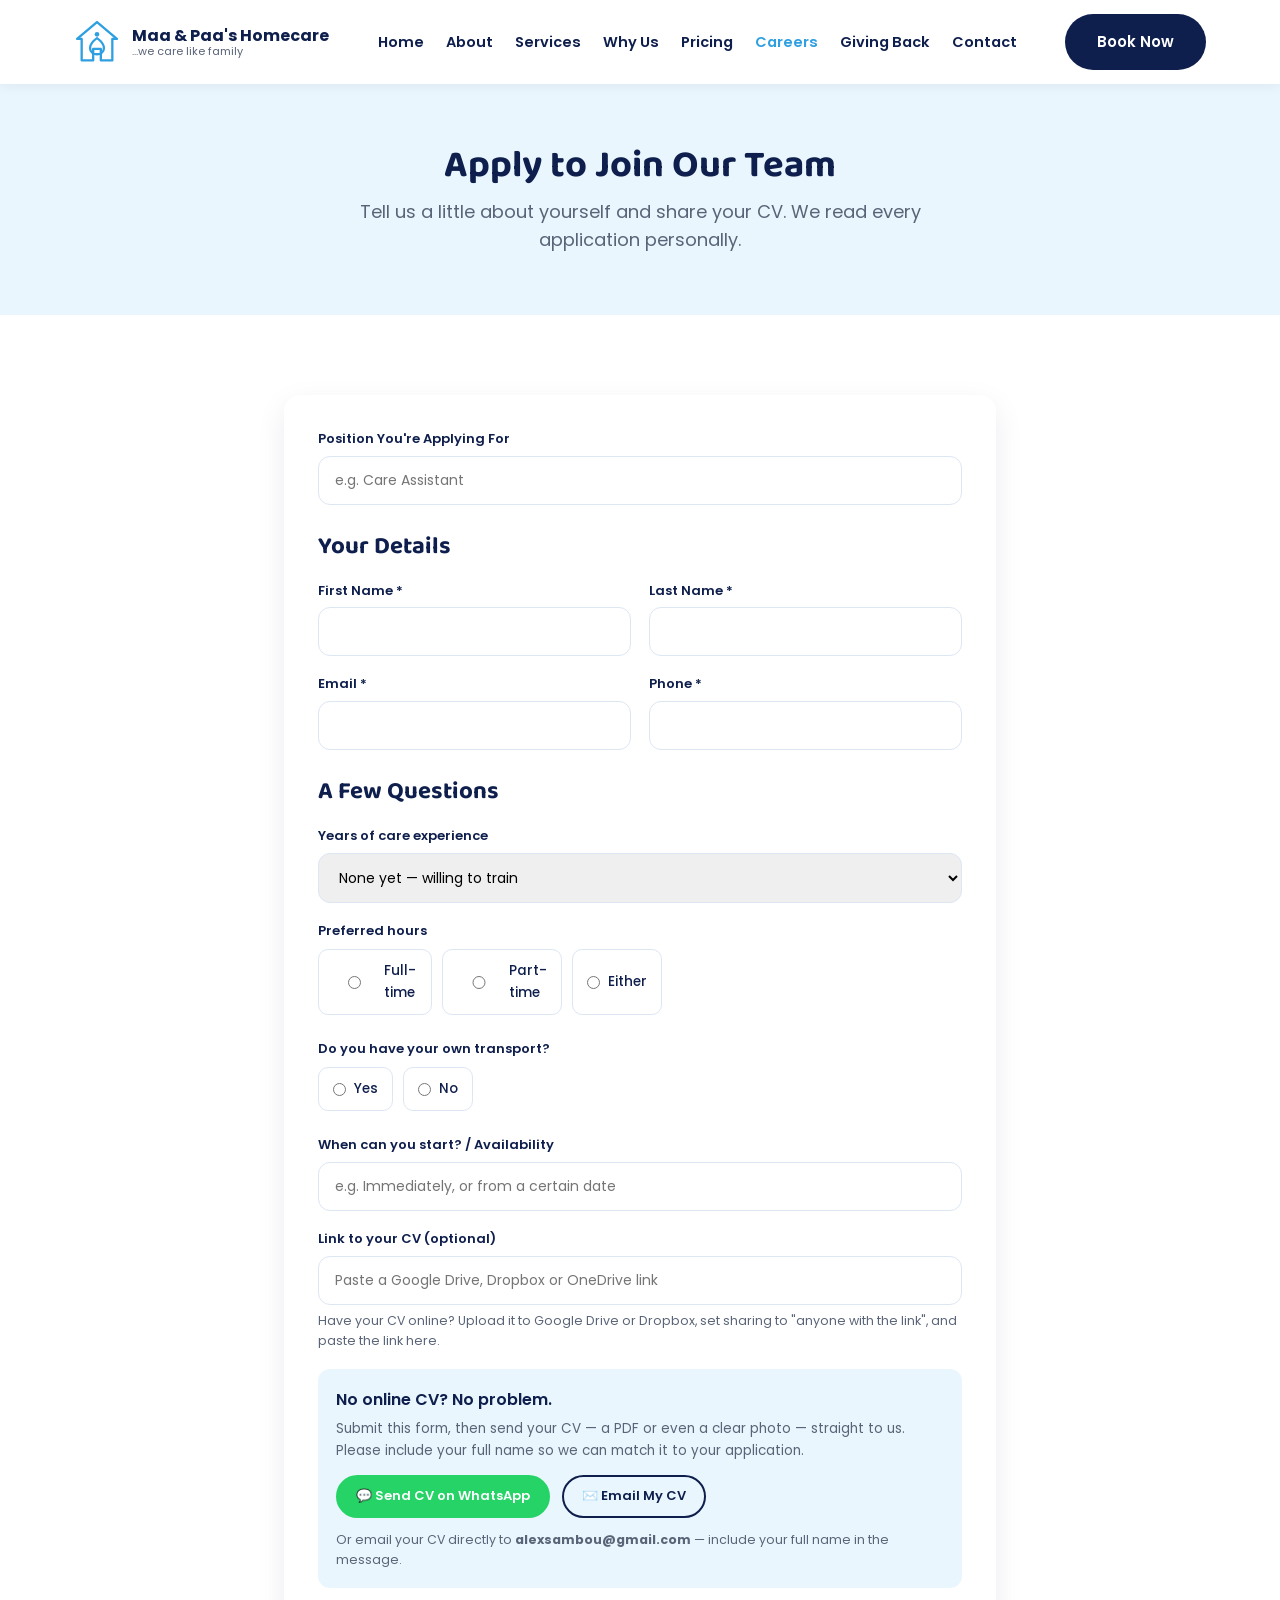
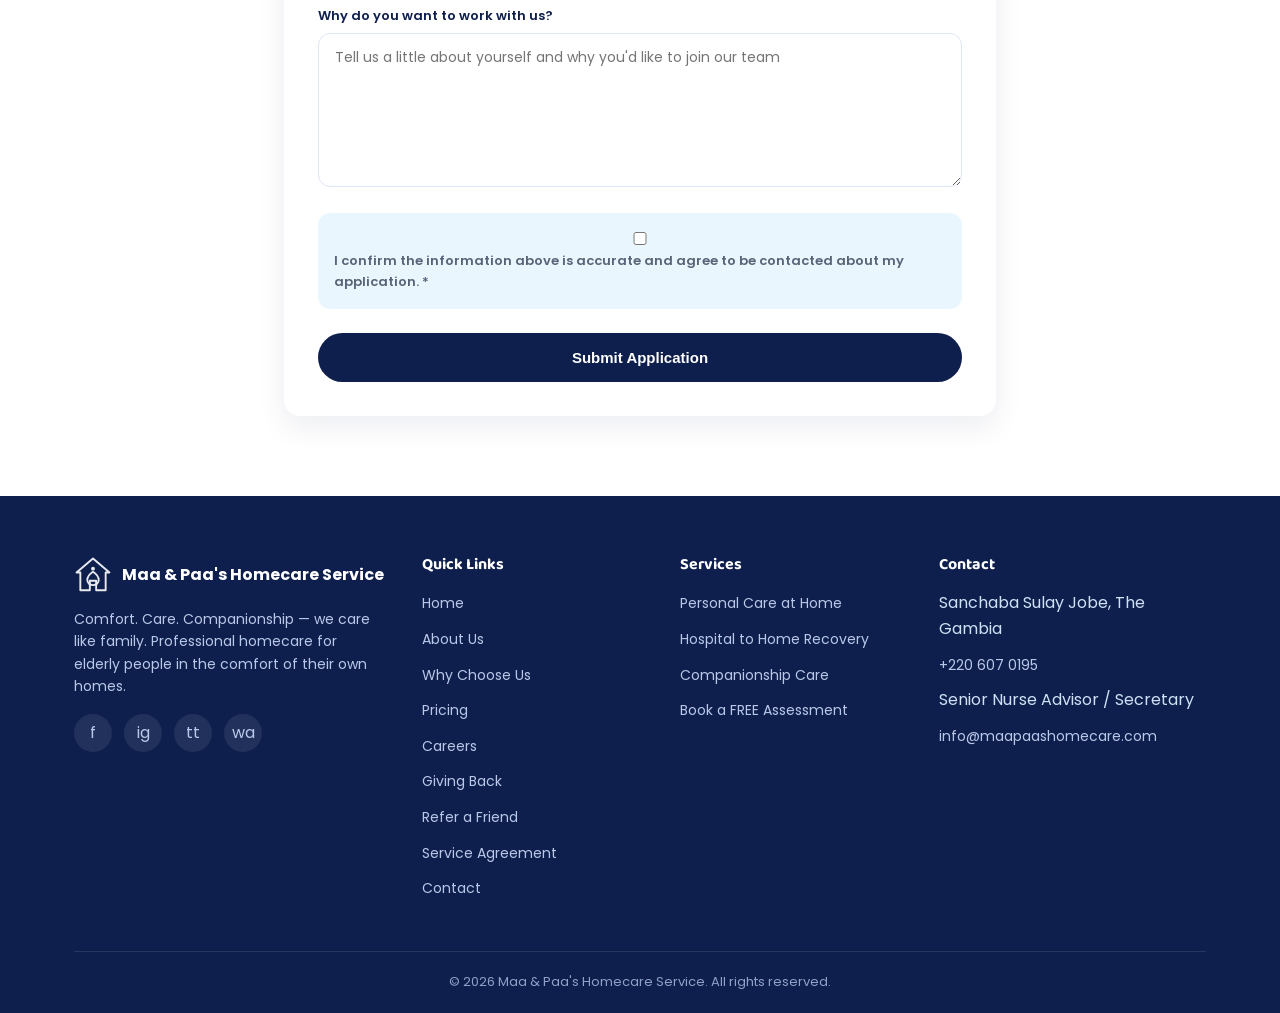
<file: apply.html>
<!DOCTYPE html>
<html lang="en">
<head>
<meta charset="UTF-8">
<meta name="viewport" content="width=device-width, initial-scale=1.0">
<title>Apply for a Role | Maa &amp; Paa's Homecare Service</title>
<meta name="description" content="Apply to join the Maa & Paa's Homecare Service care team. Tell us about yourself and share your CV.">
<link rel="icon" href="assets/logo.svg" type="image/svg+xml">
<link rel="preconnect" href="https://fonts.googleapis.com">
<link href="https://fonts.googleapis.com/css2?family=Baloo+2:wght@600;700;800&family=Poppins:wght@400;500;600;700&display=swap" rel="stylesheet">
<link rel="stylesheet" href="css/style.css">
</head>
<body>

<header>
  <div class="nav-wrap">
    <a href="index.html" class="brand">
      <img src="assets/logo.svg" alt="Maa & Paa's Homecare Service logo">
      <span class="brand-name">Maa &amp; Paa's Homecare<span>...we care like family</span></span>
    </a>
    <nav>
      <ul>
        <li><a href="index.html">Home</a></li>
        <li><a href="about.html">About</a></li>
        <li><a href="services.html">Services</a></li>
        <li><a href="why-us.html">Why Us</a></li>
        <li><a href="pricing.html">Pricing</a></li>
        <li><a href="careers.html" class="active">Careers</a></li>
        <li><a href="contact.html">Contact</a></li>
      </ul>
    </nav>
    <div class="nav-cta">
      <a href="booking.html" class="btn btn-primary">Book Now</a>
      <button class="menu-toggle" aria-label="Toggle menu"><span></span><span></span><span></span></button>
    </div>
  </div>
</header>

<section class="page-header">
  <div class="container">
    <h1>Apply to Join Our Team</h1>
    <p class="lead" style="margin:10px auto 0;">Tell us a little about yourself and share your CV. We read every application personally.</p>
  </div>
</section>

<section>
  <div class="container admin-wide">
    <form class="contact-form" action="https://formspree.io/f/YOUR_APPLICATION_FORM_ID" method="POST">
      <input type="hidden" name="_subject" value="New Job Application">
      <input type="hidden" name="_next" value="https://maapaashomecare.com/thank-you.html">

      <div>
        <label for="position">Position You're Applying For</label>
        <input type="text" id="position" name="Position" placeholder="e.g. Care Assistant">
      </div>

      <h2 style="margin:10px 0 2px;">Your Details</h2>
      <div class="form-row">
        <div>
          <label for="firstName">First Name *</label>
          <input type="text" id="firstName" name="First Name" required>
        </div>
        <div>
          <label for="lastName">Last Name *</label>
          <input type="text" id="lastName" name="Last Name" required>
        </div>
      </div>
      <div class="form-row">
        <div>
          <label for="email">Email *</label>
          <input type="email" id="email" name="Email" required>
        </div>
        <div>
          <label for="phone">Phone *</label>
          <input type="tel" id="phone" name="Phone" required>
        </div>
      </div>

      <h2 style="margin:10px 0 2px;">A Few Questions</h2>
      <div>
        <label for="experience">Years of care experience</label>
        <select id="experience" name="Care Experience" style="width:100%;padding:13px 16px;border-radius:12px;border:1.5px solid #dde6f3;font-family:inherit;font-size:14px;">
          <option>None yet — willing to train</option>
          <option>Less than 1 year</option>
          <option>1–3 years</option>
          <option>3–5 years</option>
          <option>5+ years</option>
        </select>
      </div>

      <div>
        <label>Preferred hours</label>
        <div class="choice-group">
          <label><input type="radio" name="Preferred Hours" value="Full-time"> Full-time</label>
          <label><input type="radio" name="Preferred Hours" value="Part-time"> Part-time</label>
          <label><input type="radio" name="Preferred Hours" value="Either"> Either</label>
        </div>
      </div>

      <div>
        <label>Do you have your own transport?</label>
        <div class="choice-group">
          <label><input type="radio" name="Own Transport" value="Yes"> Yes</label>
          <label><input type="radio" name="Own Transport" value="No"> No</label>
        </div>
      </div>

      <div>
        <label for="availability">When can you start? / Availability</label>
        <input type="text" id="availability" name="Availability" placeholder="e.g. Immediately, or from a certain date">
      </div>

      <div>
        <label for="cv">Link to your CV (optional)</label>
        <input type="url" id="cv" name="CV Link" placeholder="Paste a Google Drive, Dropbox or OneDrive link">
        <p class="form-note">Have your CV online? Upload it to Google Drive or Dropbox, set sharing to "anyone with the link", and paste the link here.</p>
      </div>

      <div style="background:var(--light-bg);border-radius:12px;padding:18px;">
        <p style="font-weight:600;margin-bottom:6px;">No online CV? No problem.</p>
        <p style="color:var(--gray);font-size:13.5px;margin-bottom:14px;">Submit this form, then send your CV — a PDF or even a clear photo — straight to us. Please include your full name so we can match it to your application.</p>
        <div style="display:flex;gap:12px;flex-wrap:wrap;align-items:center;">
          <a href="https://wa.me/2207823944" target="_blank" rel="noopener" class="btn btn-sm" style="background:#25D366;color:#fff;border-color:#25D366;">💬 Send CV on WhatsApp</a>
          <a href="mailto:alexsambou@gmail.com?subject=My%20CV%20-%20Job%20Application" class="btn btn-outline btn-sm">✉️ Email My CV</a>
        </div>
        <p class="form-note" style="margin-top:12px;">Or email your CV directly to <strong>alexsambou@gmail.com</strong> — include your full name in the message.</p>
      </div>

      <div>
        <label for="why">Why do you want to work with us?</label>
        <textarea id="why" name="Motivation" rows="6" style="min-height:150px;resize:vertical;" placeholder="Tell us a little about yourself and why you'd like to join our team"></textarea>
      </div>

      <label class="consent-row">
        <input type="checkbox" name="Consent" value="Agreed" required>
        <span>I confirm the information above is accurate and agree to be contacted about my application. *</span>
      </label>

      <button type="submit" class="btn btn-primary">Submit Application</button>
    </form>
  </div>
</section>

<footer id="footer-placeholder"></footer>

<script src="js/main.js"></script>
<script src="js/footer.js"></script>
<script>
  // Prefill the position from the ?job= link on the careers page.
  var params = new URLSearchParams(window.location.search);
  var job = params.get('job');
  if (job) {
    var field = document.getElementById('position');
    if (field) field.value = job;
  }
</script>
</body>
</html>
</file>
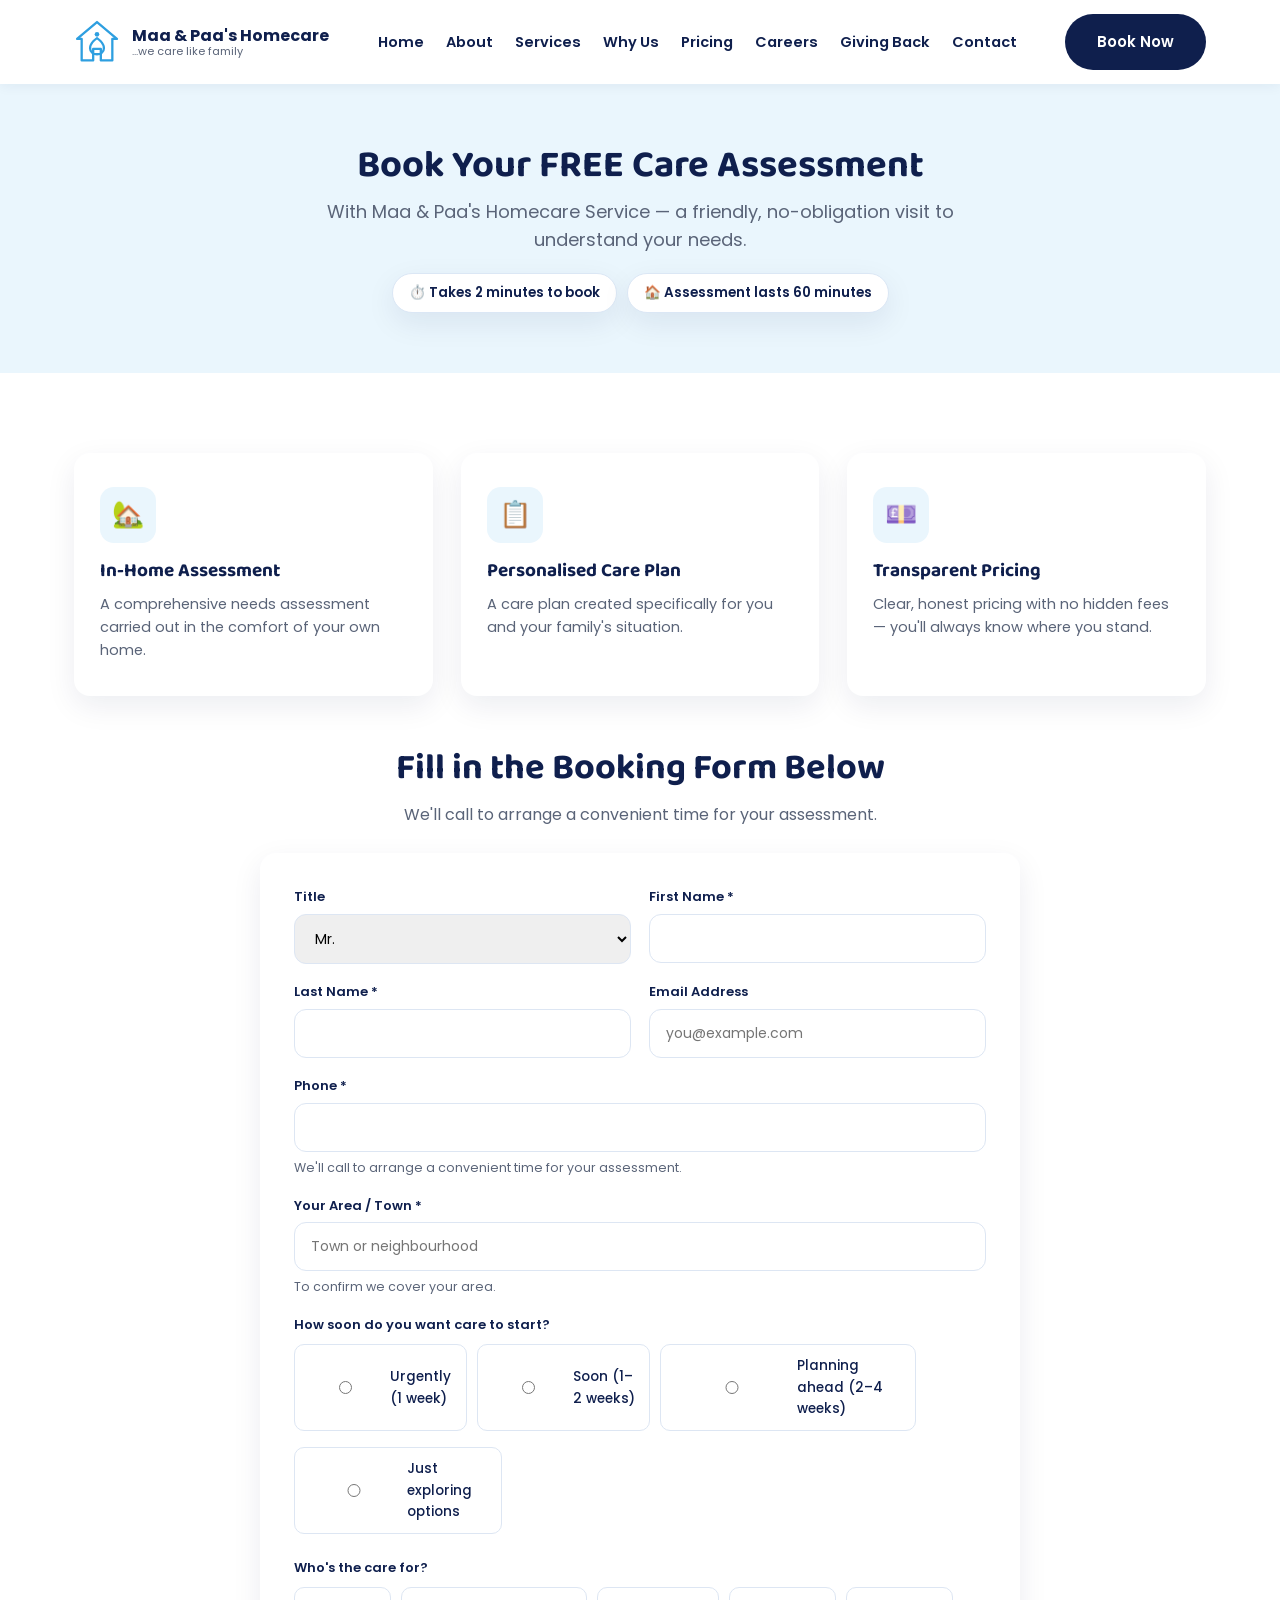
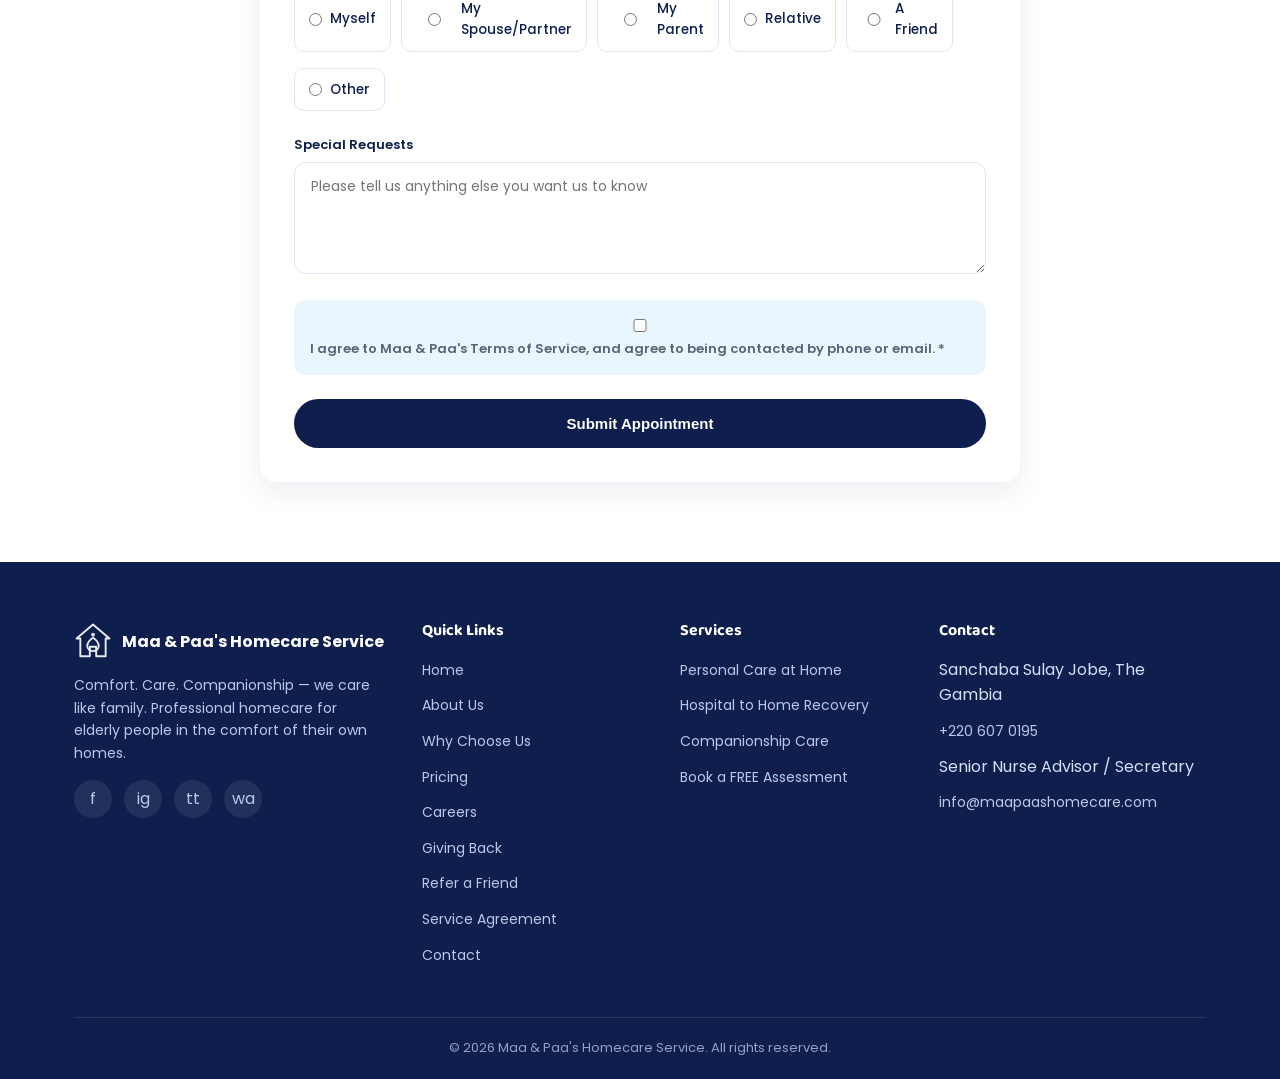
<file: booking.html>
<!DOCTYPE html>
<html lang="en">
<head>
<meta charset="UTF-8">
<meta name="viewport" content="width=device-width, initial-scale=1.0">
<title>Book a FREE Care Assessment | Maa &amp; Paa's Homecare Service</title>
<meta name="description" content="Book your free, no-obligation home care assessment with Maa & Paa's Homecare Service. Takes 2 minutes to book.">
<link rel="icon" href="assets/logo.svg" type="image/svg+xml">
<link rel="preconnect" href="https://fonts.googleapis.com">
<link href="https://fonts.googleapis.com/css2?family=Baloo+2:wght@600;700;800&family=Poppins:wght@400;500;600;700&display=swap" rel="stylesheet">
<link rel="stylesheet" href="css/style.css">
</head>
<body>

<header>
  <div class="nav-wrap">
    <a href="index.html" class="brand">
      <img src="assets/logo.svg" alt="Maa & Paa's Homecare Service logo">
      <span class="brand-name">Maa &amp; Paa's Homecare<span>...we care like family</span></span>
    </a>
    <nav>
      <ul>
        <li><a href="index.html">Home</a></li>
        <li><a href="about.html">About</a></li>
        <li><a href="services.html">Services</a></li>
        <li><a href="why-us.html">Why Us</a></li>
        <li><a href="pricing.html">Pricing</a></li>
        <li><a href="careers.html">Careers</a></li>
        <li><a href="contact.html">Contact</a></li>
      </ul>
    </nav>
    <div class="nav-cta">
      <a href="booking.html" class="btn btn-primary">Book Now</a>
      <button class="menu-toggle" aria-label="Toggle menu"><span></span><span></span><span></span></button>
    </div>
  </div>
</header>

<section class="page-header">
  <div class="container">
    <h1>Book Your FREE Care Assessment</h1>
    <p class="lead" style="margin:10px auto 0;">With Maa &amp; Paa's Homecare Service — a friendly, no-obligation visit to understand your needs.</p>
    <div class="pill-row">
      <span class="pill">⏱️ Takes 2 minutes to book</span>
      <span class="pill">🏠 Assessment lasts 60 minutes</span>
    </div>
  </div>
</section>

<section>
  <div class="container">
    <div class="grid-3" style="margin-bottom:52px;">
      <div class="card">
        <div class="icon">🏡</div>
        <h3>In-Home Assessment</h3>
        <p>A comprehensive needs assessment carried out in the comfort of your own home.</p>
      </div>
      <div class="card">
        <div class="icon">📋</div>
        <h3>Personalised Care Plan</h3>
        <p>A care plan created specifically for you and your family's situation.</p>
      </div>
      <div class="card">
        <div class="icon">💷</div>
        <h3>Transparent Pricing</h3>
        <p>Clear, honest pricing with no hidden fees — you'll always know where you stand.</p>
      </div>
    </div>

    <div class="admin-wide">
      <div class="section-head" style="margin-bottom:26px;">
        <h2>Fill in the Booking Form Below</h2>
        <p>We'll call to arrange a convenient time for your assessment.</p>
      </div>

      <form class="contact-form" action="https://formspree.io/f/xnpagkod" method="POST">
        <input type="hidden" name="_subject" value="New Care Assessment Booking">
        <input type="hidden" name="_next" value="https://maapaashomecare.com/thank-you.html">

        <div class="form-row">
          <div>
            <label for="title">Title</label>
            <select id="title" name="Title" style="width:100%;padding:13px 16px;border-radius:12px;border:1.5px solid #dde6f3;font-family:inherit;font-size:14px;">
              <option>Mr.</option>
              <option>Mrs.</option>
              <option>Ms.</option>
              <option>Miss</option>
              <option>Dr.</option>
            </select>
          </div>
          <div>
            <label for="firstName">First Name *</label>
            <input type="text" id="firstName" name="First Name" required>
          </div>
        </div>

        <div class="form-row">
          <div>
            <label for="lastName">Last Name *</label>
            <input type="text" id="lastName" name="Last Name" required>
          </div>
          <div>
            <label for="email">Email Address</label>
            <input type="email" id="email" name="Email" placeholder="you@example.com">
          </div>
        </div>

        <div>
          <label for="phone">Phone *</label>
          <input type="tel" id="phone" name="Phone" required>
          <p class="form-note">We'll call to arrange a convenient time for your assessment.</p>
        </div>

        <div>
          <label for="area">Your Area / Town *</label>
          <input type="text" id="area" name="Area" placeholder="Town or neighbourhood" required>
          <p class="form-note">To confirm we cover your area.</p>
        </div>

        <div>
          <label>How soon do you want care to start?</label>
          <div class="choice-group">
            <label><input type="radio" name="Start Timeframe" value="Urgently (1 week)"> Urgently (1 week)</label>
            <label><input type="radio" name="Start Timeframe" value="Soon (1-2 weeks)"> Soon (1–2 weeks)</label>
            <label><input type="radio" name="Start Timeframe" value="Planning ahead (2-4 weeks)"> Planning ahead (2–4 weeks)</label>
            <label><input type="radio" name="Start Timeframe" value="Just exploring options"> Just exploring options</label>
          </div>
        </div>

        <div>
          <label>Who's the care for?</label>
          <div class="choice-group">
            <label><input type="radio" name="Care Recipient" value="Myself"> Myself</label>
            <label><input type="radio" name="Care Recipient" value="My Spouse/Partner"> My Spouse/Partner</label>
            <label><input type="radio" name="Care Recipient" value="My Parent"> My Parent</label>
            <label><input type="radio" name="Care Recipient" value="Relative"> Relative</label>
            <label><input type="radio" name="Care Recipient" value="A Friend"> A Friend</label>
            <label><input type="radio" name="Care Recipient" value="Other"> Other</label>
          </div>
        </div>

        <div>
          <label for="requests">Special Requests</label>
          <textarea id="requests" name="Special Requests" rows="4" placeholder="Please tell us anything else you want us to know"></textarea>
        </div>

        <label class="consent-row">
          <input type="checkbox" name="Consent" value="Agreed" required>
          <span>I agree to Maa &amp; Paa's Terms of Service, and agree to being contacted by phone or email. *</span>
        </label>

        <button type="submit" class="btn btn-primary">Submit Appointment</button>
      </form>
    </div>
  </div>
</section>

<footer id="footer-placeholder"></footer>

<script src="js/main.js"></script>
<script src="js/footer.js"></script>
</body>
</html>
</file>
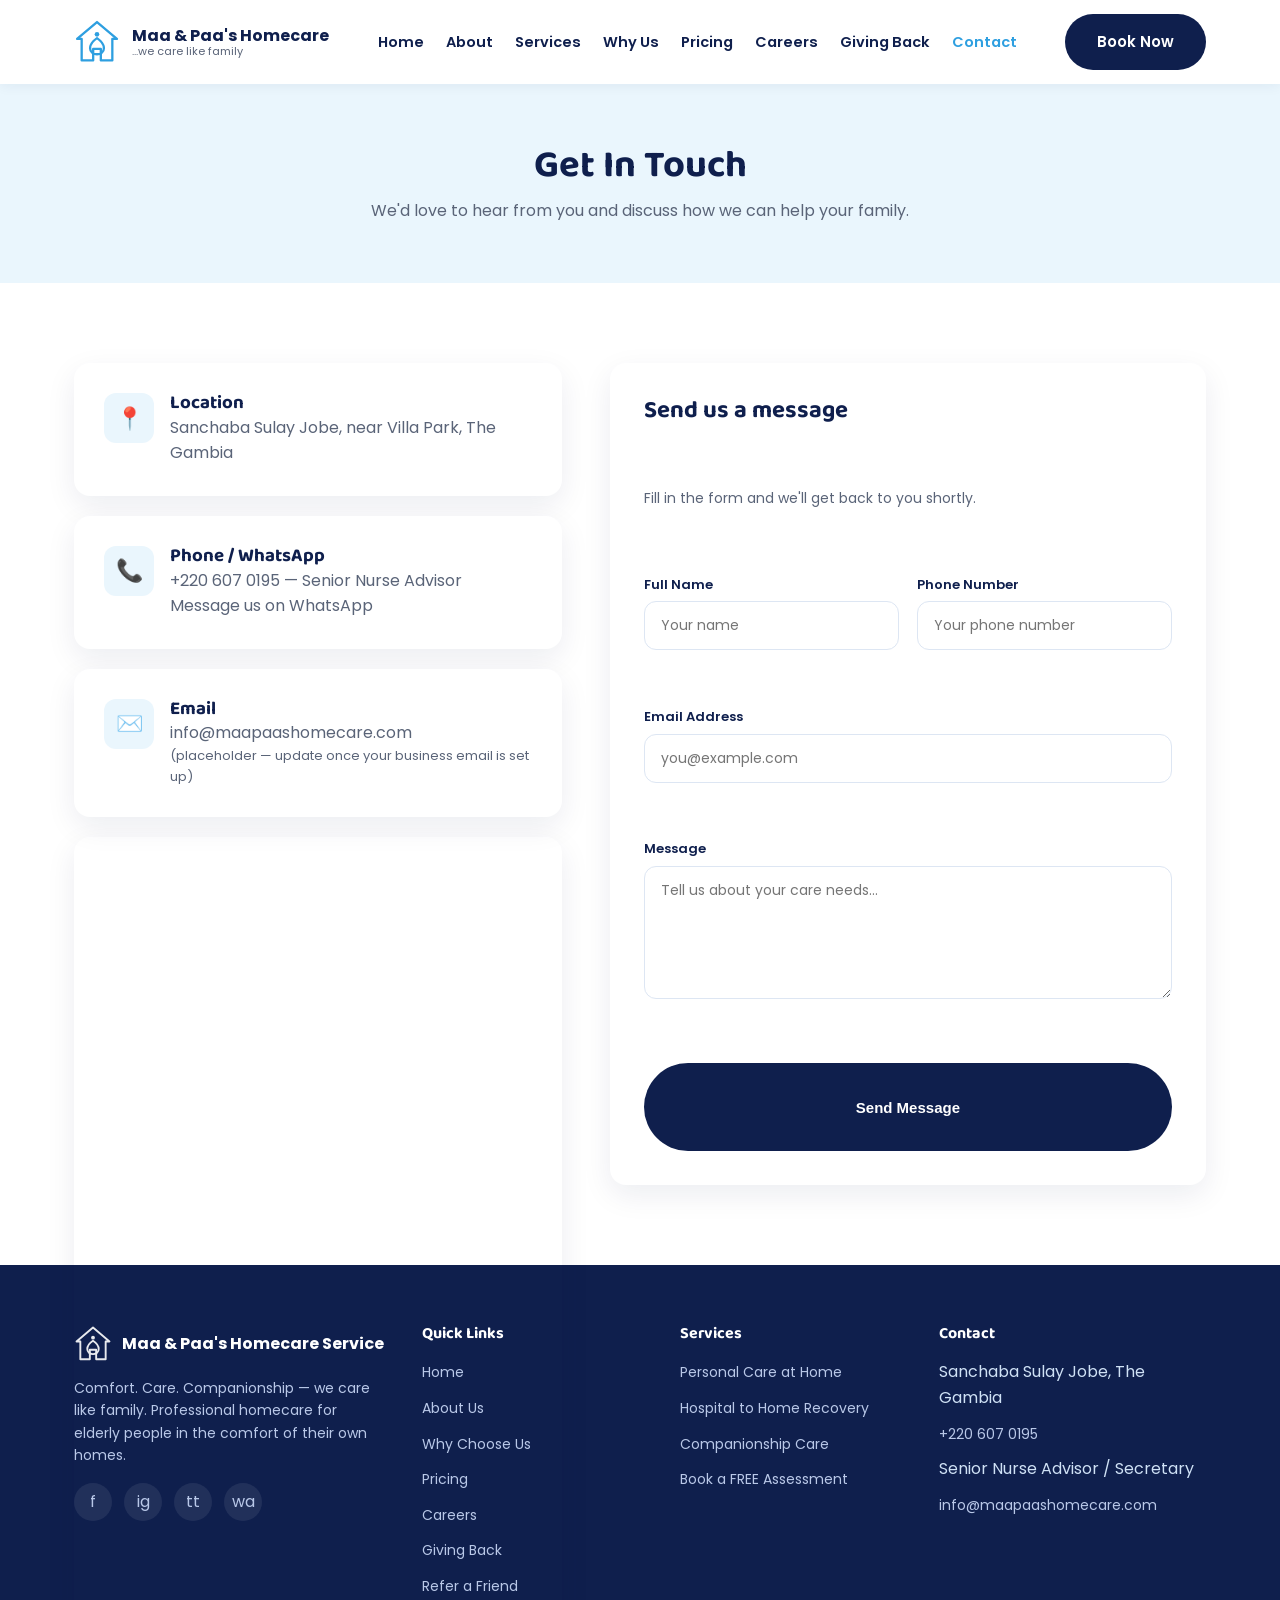
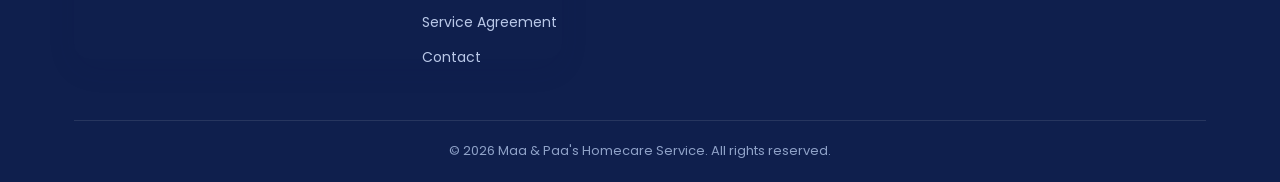
<file: contact.html>
<!DOCTYPE html>
<html lang="en">
<head>
<meta charset="UTF-8">
<meta name="viewport" content="width=device-width, initial-scale=1.0">
<title>Contact Us | Maa &amp; Paa's Homecare Service</title>
<meta name="description" content="Get in touch with Maa & Paa's Homecare Service in Sanchaba Sulay Jobe, The Gambia. Call, WhatsApp or send us a message to book a consultation.">
<link rel="icon" href="assets/logo.svg" type="image/svg+xml">
<link rel="preconnect" href="https://fonts.googleapis.com">
<link href="https://fonts.googleapis.com/css2?family=Baloo+2:wght@600;700;800&family=Poppins:wght@400;500;600;700&display=swap" rel="stylesheet">
<link rel="stylesheet" href="css/style.css">
</head>
<body>

<header>
  <div class="nav-wrap">
    <a href="index.html" class="brand">
      <img src="assets/logo.svg" alt="Maa & Paa's Homecare Service logo">
      <span class="brand-name">Maa &amp; Paa's Homecare<span>...we care like family</span></span>
    </a>
    <nav>
      <ul>
        <li><a href="index.html">Home</a></li>
        <li><a href="about.html">About</a></li>
        <li><a href="services.html">Services</a></li>
        <li><a href="why-us.html">Why Us</a></li>
        <li><a href="pricing.html">Pricing</a></li>
        <li><a href="careers.html">Careers</a></li>
        <li><a href="contact.html" class="active">Contact</a></li>
      </ul>
    </nav>
    <div class="nav-cta">
      <a href="booking.html" class="btn btn-primary">Book Now</a>
      <button class="menu-toggle" aria-label="Toggle menu"><span></span><span></span><span></span></button>
    </div>
  </div>
</header>

<section class="page-header">
  <div class="container">
    <h1>Get In Touch</h1>
    <p>We'd love to hear from you and discuss how we can help your family.</p>
  </div>
</section>

<section>
  <div class="container contact-grid">
    <div>
      <div class="contact-card">
        <div class="icon">📍</div>
        <div>
          <h3>Location</h3>
          <p style="color:var(--gray);">Sanchaba Sulay Jobe, near Villa Park, The Gambia</p>
        </div>
      </div>
      <div class="contact-card">
        <div class="icon">📞</div>
        <div>
          <h3>Phone / WhatsApp</h3>
          <p style="color:var(--gray);"><a href="tel:+2206070195">+220 607 0195</a> — Senior Nurse Advisor</p>
          <p style="color:var(--gray);"><a href="https://wa.me/2206070195" target="_blank" rel="noopener">Message us on WhatsApp</a></p>
        </div>
      </div>
      <div class="contact-card">
        <div class="icon">✉️</div>
        <div>
          <h3>Email</h3>
          <p style="color:var(--gray);"><a href="mailto:info@maapaashomecare.com">info@maapaashomecare.com</a></p>
          <p style="color:var(--gray);font-size:13px;">(placeholder — update once your business email is set up)</p>
        </div>
      </div>
      <div class="map-embed">
        <iframe src="https://www.google.com/maps?q=Sanchaba%20Sulay%20Jobe%2C%20The%20Gambia&output=embed" loading="lazy" title="Map location"></iframe>
      </div>
    </div>

    <form class="contact-form">
      <h2 style="margin-bottom:6px;">Send us a message</h2>
      <p style="color:var(--gray);font-size:14px;margin-bottom:8px;">Fill in the form and we'll get back to you shortly.</p>
      <div class="form-row">
        <div>
          <label for="name">Full Name</label>
          <input type="text" id="name" name="name" placeholder="Your name" required>
        </div>
        <div>
          <label for="phone">Phone Number</label>
          <input type="tel" id="phone" name="phone" placeholder="Your phone number">
        </div>
      </div>
      <div>
        <label for="email">Email Address</label>
        <input type="email" id="email" name="email" placeholder="you@example.com">
      </div>
      <div>
        <label for="message">Message</label>
        <textarea id="message" name="message" rows="5" placeholder="Tell us about your care needs..." required></textarea>
      </div>
      <button type="submit" class="btn btn-primary">Send Message</button>
    </form>
  </div>
</section>

<footer id="footer-placeholder"></footer>

<script src="js/main.js"></script>
<script src="js/footer.js"></script>
</body>
</html>
</file>
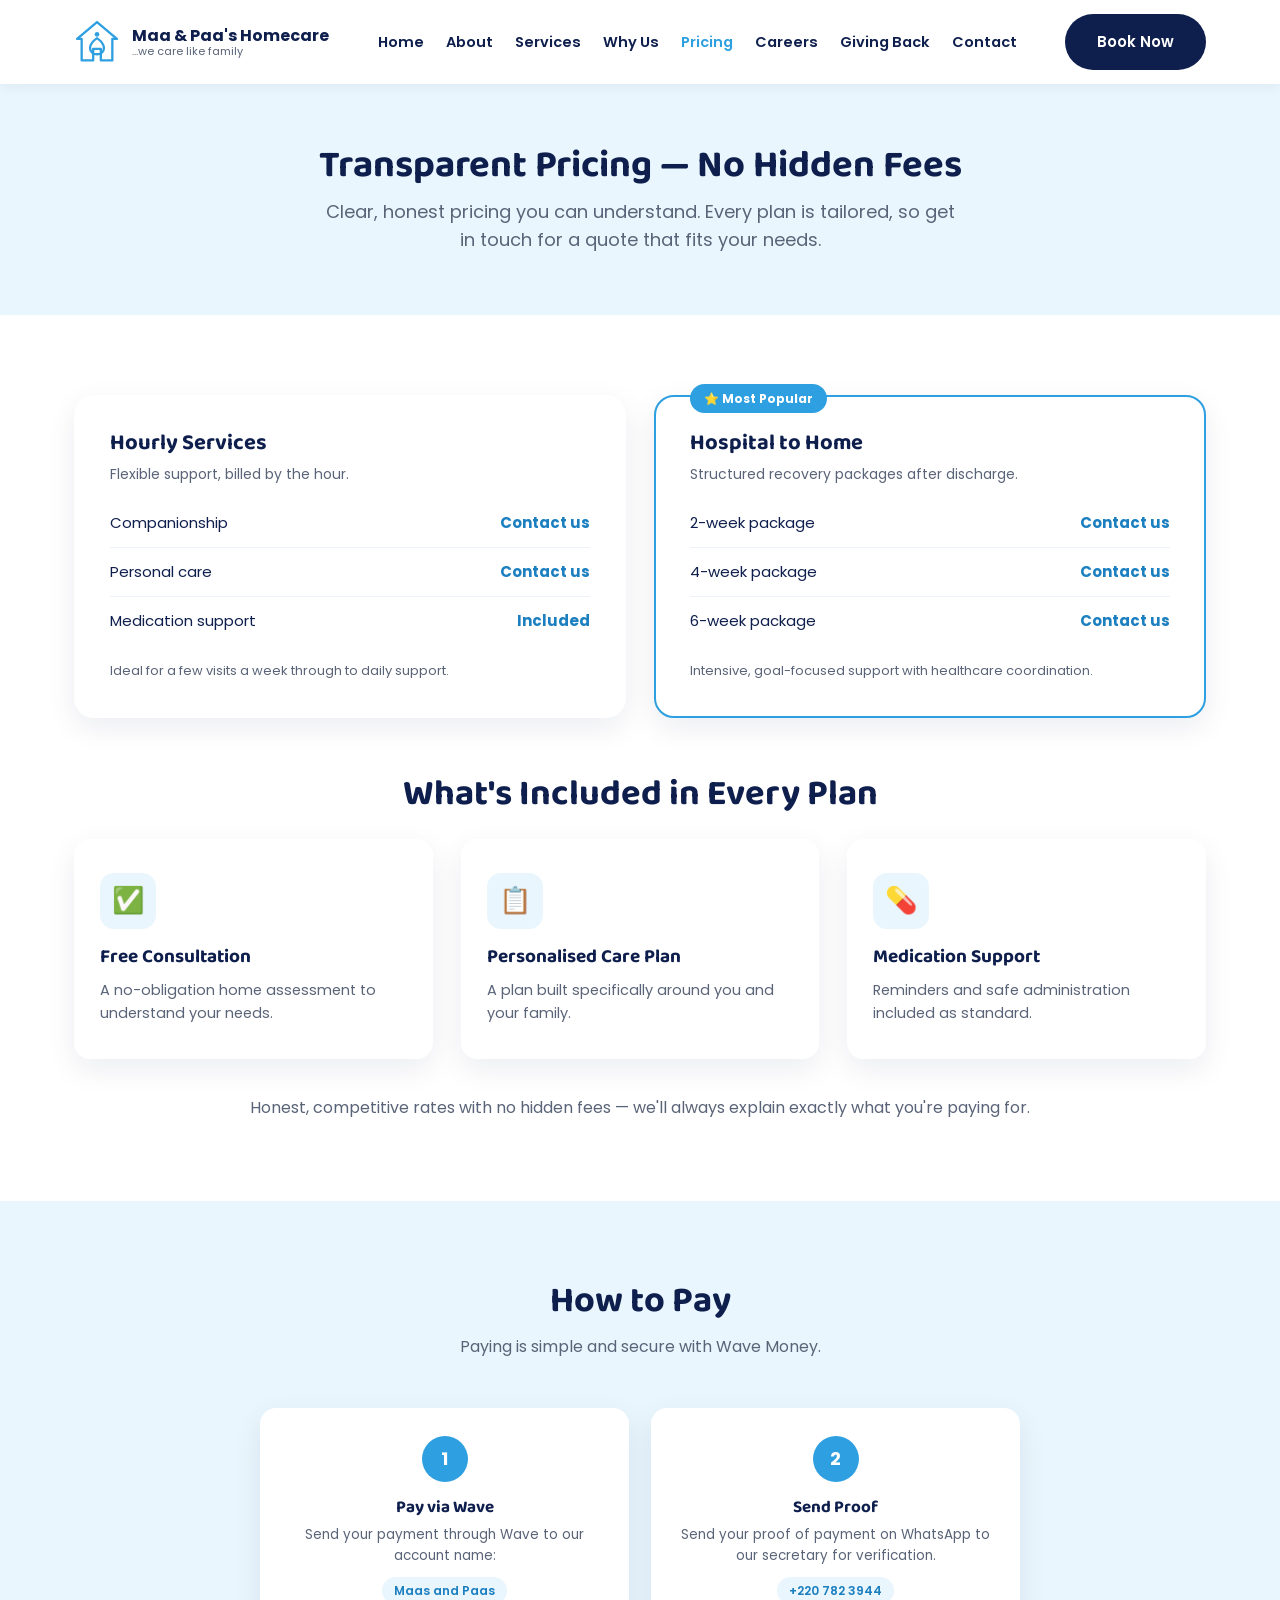
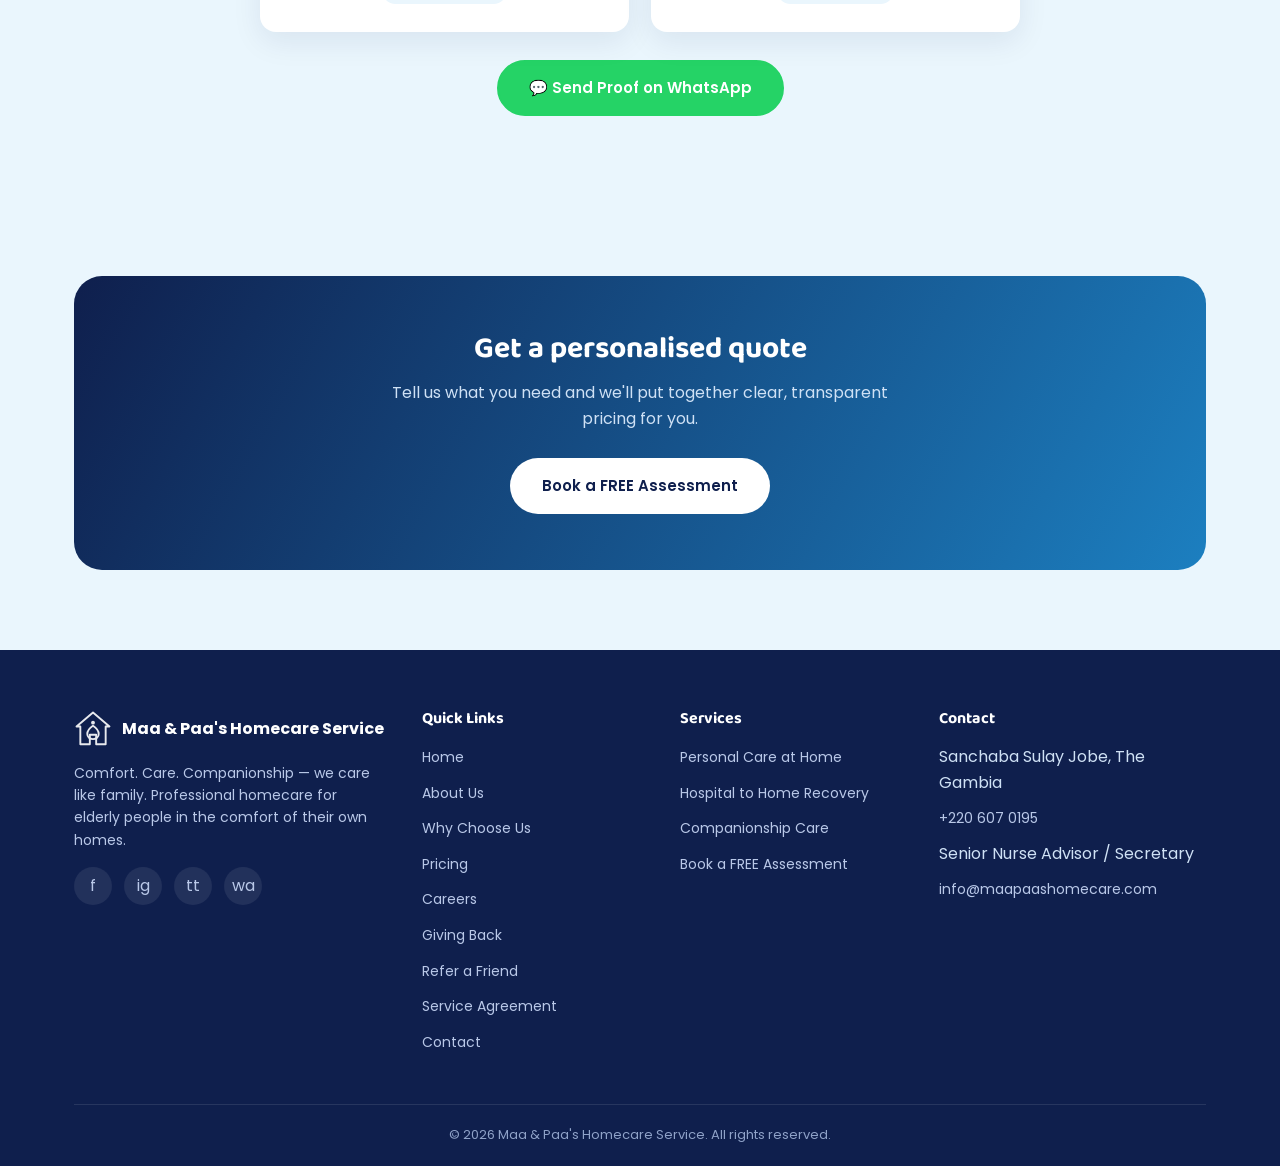
<file: pricing.html>
<!DOCTYPE html>
<html lang="en">
<head>
<meta charset="UTF-8">
<meta name="viewport" content="width=device-width, initial-scale=1.0">
<title>Pricing | Maa &amp; Paa's Homecare Service</title>
<meta name="description" content="Transparent home care pricing with no hidden fees. Hourly services and hospital-to-home recovery packages. Contact us for a personalised quote.">
<link rel="icon" href="assets/logo.svg" type="image/svg+xml">
<link rel="preconnect" href="https://fonts.googleapis.com">
<link href="https://fonts.googleapis.com/css2?family=Baloo+2:wght@600;700;800&family=Poppins:wght@400;500;600;700&display=swap" rel="stylesheet">
<link rel="stylesheet" href="css/style.css">
</head>
<body>

<header>
  <div class="nav-wrap">
    <a href="index.html" class="brand">
      <img src="assets/logo.svg" alt="Maa & Paa's Homecare Service logo">
      <span class="brand-name">Maa &amp; Paa's Homecare<span>...we care like family</span></span>
    </a>
    <nav>
      <ul>
        <li><a href="index.html">Home</a></li>
        <li><a href="about.html">About</a></li>
        <li><a href="services.html">Services</a></li>
        <li><a href="why-us.html">Why Us</a></li>
        <li><a href="pricing.html" class="active">Pricing</a></li>
        <li><a href="careers.html">Careers</a></li>
        <li><a href="contact.html">Contact</a></li>
      </ul>
    </nav>
    <div class="nav-cta">
      <a href="booking.html" class="btn btn-primary">Book Now</a>
      <button class="menu-toggle" aria-label="Toggle menu"><span></span><span></span><span></span></button>
    </div>
  </div>
</header>

<section class="page-header">
  <div class="container">
    <h1>Transparent Pricing — No Hidden Fees</h1>
    <p class="lead" style="margin:10px auto 0;">Clear, honest pricing you can understand. Every plan is tailored, so get in touch for a quote that fits your needs.</p>
  </div>
</section>

<section>
  <div class="container">
    <div class="price-grid">
      <div class="price-card">
        <h3>Hourly Services</h3>
        <p style="color:var(--gray);font-size:14px;margin-bottom:14px;">Flexible support, billed by the hour.</p>
        <div class="price-tier"><span>Companionship</span><span class="amt">Contact us</span></div>
        <div class="price-tier"><span>Personal care</span><span class="amt">Contact us</span></div>
        <div class="price-tier"><span>Medication support</span><span class="amt">Included</span></div>
        <p class="price-note">Ideal for a few visits a week through to daily support.</p>
      </div>

      <div class="price-card featured">
        <h3>Hospital to Home</h3>
        <p style="color:var(--gray);font-size:14px;margin-bottom:14px;">Structured recovery packages after discharge.</p>
        <div class="price-tier"><span>2-week package</span><span class="amt">Contact us</span></div>
        <div class="price-tier"><span>4-week package</span><span class="amt">Contact us</span></div>
        <div class="price-tier"><span>6-week package</span><span class="amt">Contact us</span></div>
        <p class="price-note">Intensive, goal-focused support with healthcare coordination.</p>
      </div>
    </div>

    <div class="section-head" style="margin:56px auto 24px;">
      <h2>What's Included in Every Plan</h2>
    </div>
    <div class="grid-3">
      <div class="card"><div class="icon">✅</div><h3>Free Consultation</h3><p>A no-obligation home assessment to understand your needs.</p></div>
      <div class="card"><div class="icon">📋</div><h3>Personalised Care Plan</h3><p>A plan built specifically around you and your family.</p></div>
      <div class="card"><div class="icon">💊</div><h3>Medication Support</h3><p>Reminders and safe administration included as standard.</p></div>
    </div>

    <p style="text-align:center;color:var(--gray);margin-top:36px;">Honest, competitive rates with no hidden fees — we'll always explain exactly what you're paying for.</p>
  </div>
</section>

<section class="section-light">
  <div class="container">
    <div class="section-head">
      <h2>How to Pay</h2>
      <p>Paying is simple and secure with Wave Money.</p>
    </div>
    <div class="steps-grid" style="grid-template-columns:repeat(2,1fr);max-width:760px;margin:0 auto;">
      <div class="step">
        <div class="step-num">1</div>
        <h3>Pay via Wave</h3>
        <p>Send your payment through Wave to our account name:</p>
        <span class="when">Maas and Paas</span>
      </div>
      <div class="step">
        <div class="step-num">2</div>
        <h3>Send Proof</h3>
        <p>Send your proof of payment on WhatsApp to our secretary for verification.</p>
        <span class="when">+220 782 3944</span>
      </div>
    </div>
    <div style="text-align:center;margin-top:28px;">
      <a href="https://wa.me/2207823944" target="_blank" rel="noopener" class="btn btn-primary" style="background:#25D366;border-color:#25D366;">💬 Send Proof on WhatsApp</a>
    </div>
  </div>
</section>

<section class="section-light">
  <div class="container">
    <div class="cta-banner">
      <h2>Get a personalised quote</h2>
      <p>Tell us what you need and we'll put together clear, transparent pricing for you.</p>
      <a href="booking.html" class="btn btn-white">Book a FREE Assessment</a>
    </div>
  </div>
</section>

<footer id="footer-placeholder"></footer>

<script src="js/main.js"></script>
<script src="js/footer.js"></script>
</body>
</html>
</file>
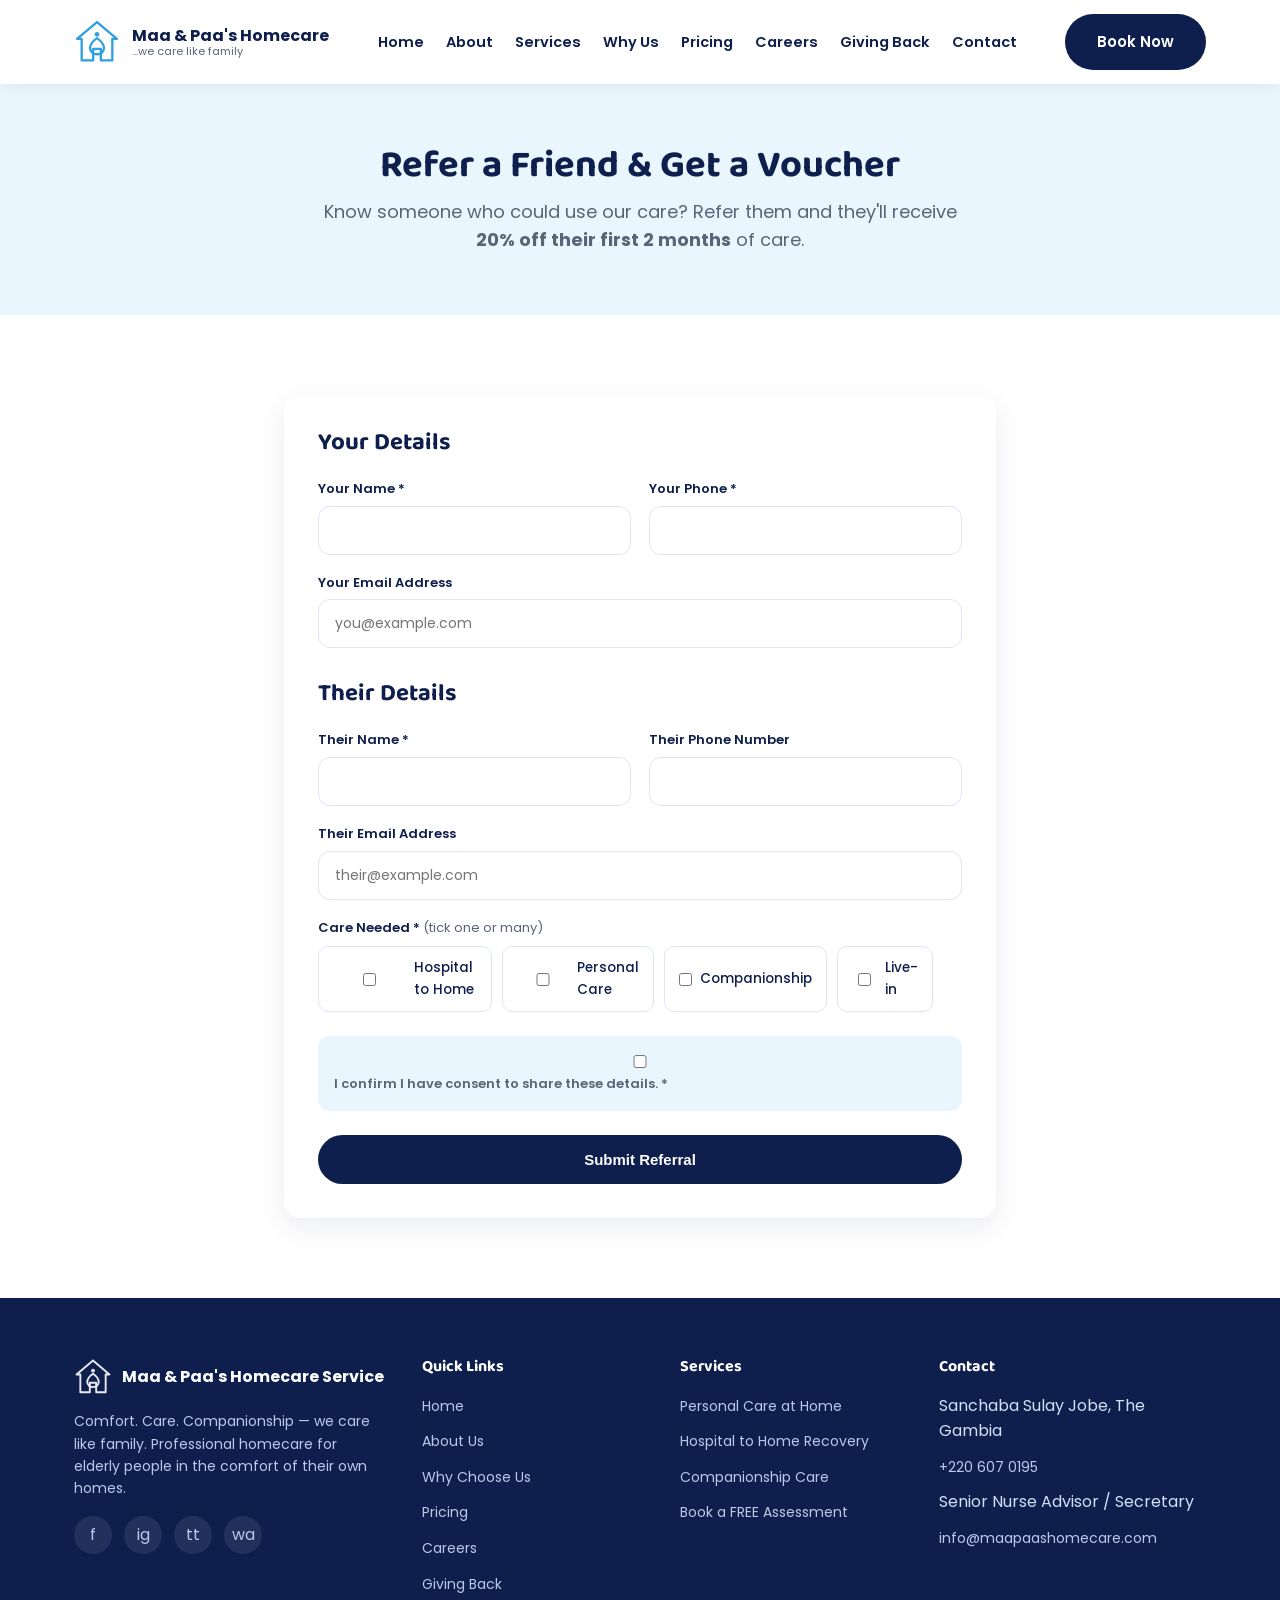
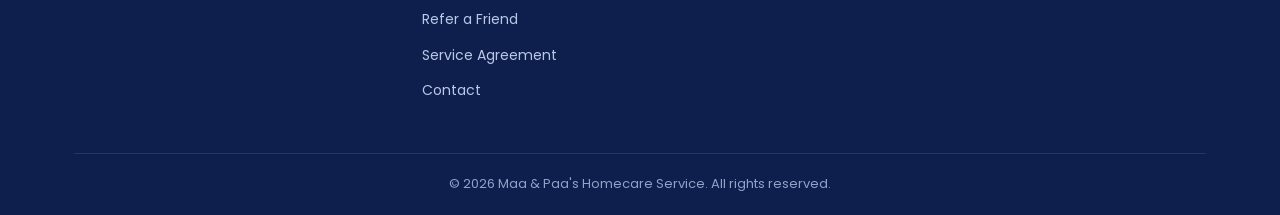
<file: referral.html>
<!DOCTYPE html>
<html lang="en">
<head>
<meta charset="UTF-8">
<meta name="viewport" content="width=device-width, initial-scale=1.0">
<title>Refer a Friend | Maa &amp; Paa's Homecare Service</title>
<meta name="description" content="Refer a friend to Maa & Paa's Homecare Service — they receive 20% off their first 2 months of care.">
<link rel="icon" href="assets/logo.svg" type="image/svg+xml">
<link rel="preconnect" href="https://fonts.googleapis.com">
<link href="https://fonts.googleapis.com/css2?family=Baloo+2:wght@600;700;800&family=Poppins:wght@400;500;600;700&display=swap" rel="stylesheet">
<link rel="stylesheet" href="css/style.css">
</head>
<body>

<header>
  <div class="nav-wrap">
    <a href="index.html" class="brand">
      <img src="assets/logo.svg" alt="Maa & Paa's Homecare Service logo">
      <span class="brand-name">Maa &amp; Paa's Homecare<span>...we care like family</span></span>
    </a>
    <nav>
      <ul>
        <li><a href="index.html">Home</a></li>
        <li><a href="about.html">About</a></li>
        <li><a href="services.html">Services</a></li>
        <li><a href="why-us.html">Why Us</a></li>
        <li><a href="pricing.html">Pricing</a></li>
        <li><a href="careers.html">Careers</a></li>
        <li><a href="contact.html">Contact</a></li>
      </ul>
    </nav>
    <div class="nav-cta">
      <a href="booking.html" class="btn btn-primary">Book Now</a>
      <button class="menu-toggle" aria-label="Toggle menu"><span></span><span></span><span></span></button>
    </div>
  </div>
</header>

<section class="page-header">
  <div class="container">
    <h1>Refer a Friend &amp; Get a Voucher</h1>
    <p class="lead" style="margin:10px auto 0;">Know someone who could use our care? Refer them and they'll receive <strong>20% off their first 2 months</strong> of care.</p>
  </div>
</section>

<section>
  <div class="container admin-wide">
    <form class="contact-form" action="https://formspree.io/f/xrpzywoe" method="POST">
      <input type="hidden" name="_subject" value="New Friend Referral">
      <input type="hidden" name="_next" value="https://maapaashomecare.com/thank-you.html">

      <h2 style="margin-bottom:4px;">Your Details</h2>
      <div class="form-row">
        <div>
          <label for="yourName">Your Name *</label>
          <input type="text" id="yourName" name="Referrer Name" required>
        </div>
        <div>
          <label for="yourPhone">Your Phone *</label>
          <input type="tel" id="yourPhone" name="Referrer Phone" required>
        </div>
      </div>
      <div>
        <label for="yourEmail">Your Email Address</label>
        <input type="email" id="yourEmail" name="Referrer Email" placeholder="you@example.com">
      </div>

      <h2 style="margin:14px 0 4px;">Their Details</h2>
      <div class="form-row">
        <div>
          <label for="theirName">Their Name *</label>
          <input type="text" id="theirName" name="Referred Name" required>
        </div>
        <div>
          <label for="theirPhone">Their Phone Number</label>
          <input type="tel" id="theirPhone" name="Referred Phone">
        </div>
      </div>
      <div>
        <label for="theirEmail">Their Email Address</label>
        <input type="email" id="theirEmail" name="Referred Email" placeholder="their@example.com">
      </div>

      <div>
        <label>Care Needed * <span style="font-weight:400;color:var(--gray);">(tick one or many)</span></label>
        <div class="choice-group">
          <label><input type="checkbox" name="Care Needed" value="Hospital to Home"> Hospital to Home</label>
          <label><input type="checkbox" name="Care Needed" value="Personal Care"> Personal Care</label>
          <label><input type="checkbox" name="Care Needed" value="Companionship"> Companionship</label>
          <label><input type="checkbox" name="Care Needed" value="Live-in"> Live-in</label>
        </div>
      </div>

      <label class="consent-row">
        <input type="checkbox" name="Consent" value="Confirmed" required>
        <span>I confirm I have consent to share these details. *</span>
      </label>

      <button type="submit" class="btn btn-primary">Submit Referral</button>
    </form>
  </div>
</section>

<footer id="footer-placeholder"></footer>

<script src="js/main.js"></script>
<script src="js/footer.js"></script>
</body>
</html>
</file>
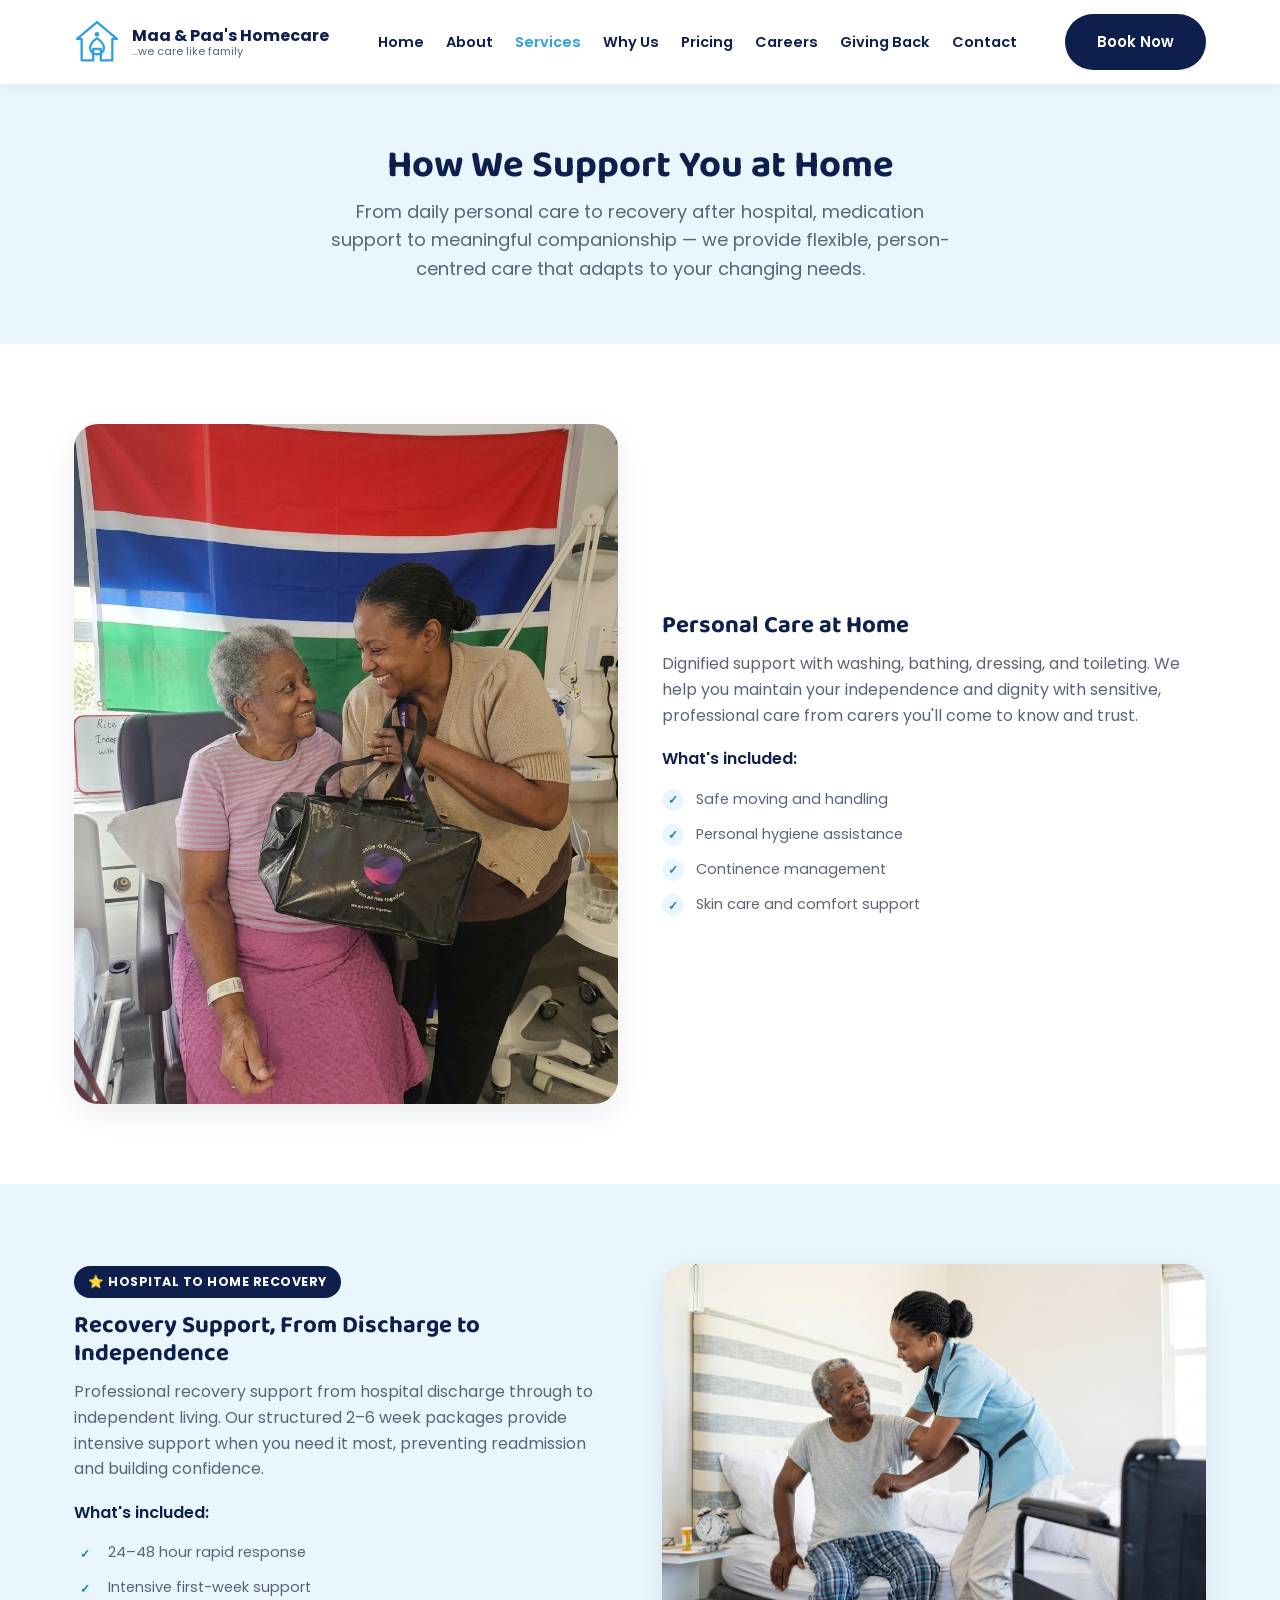
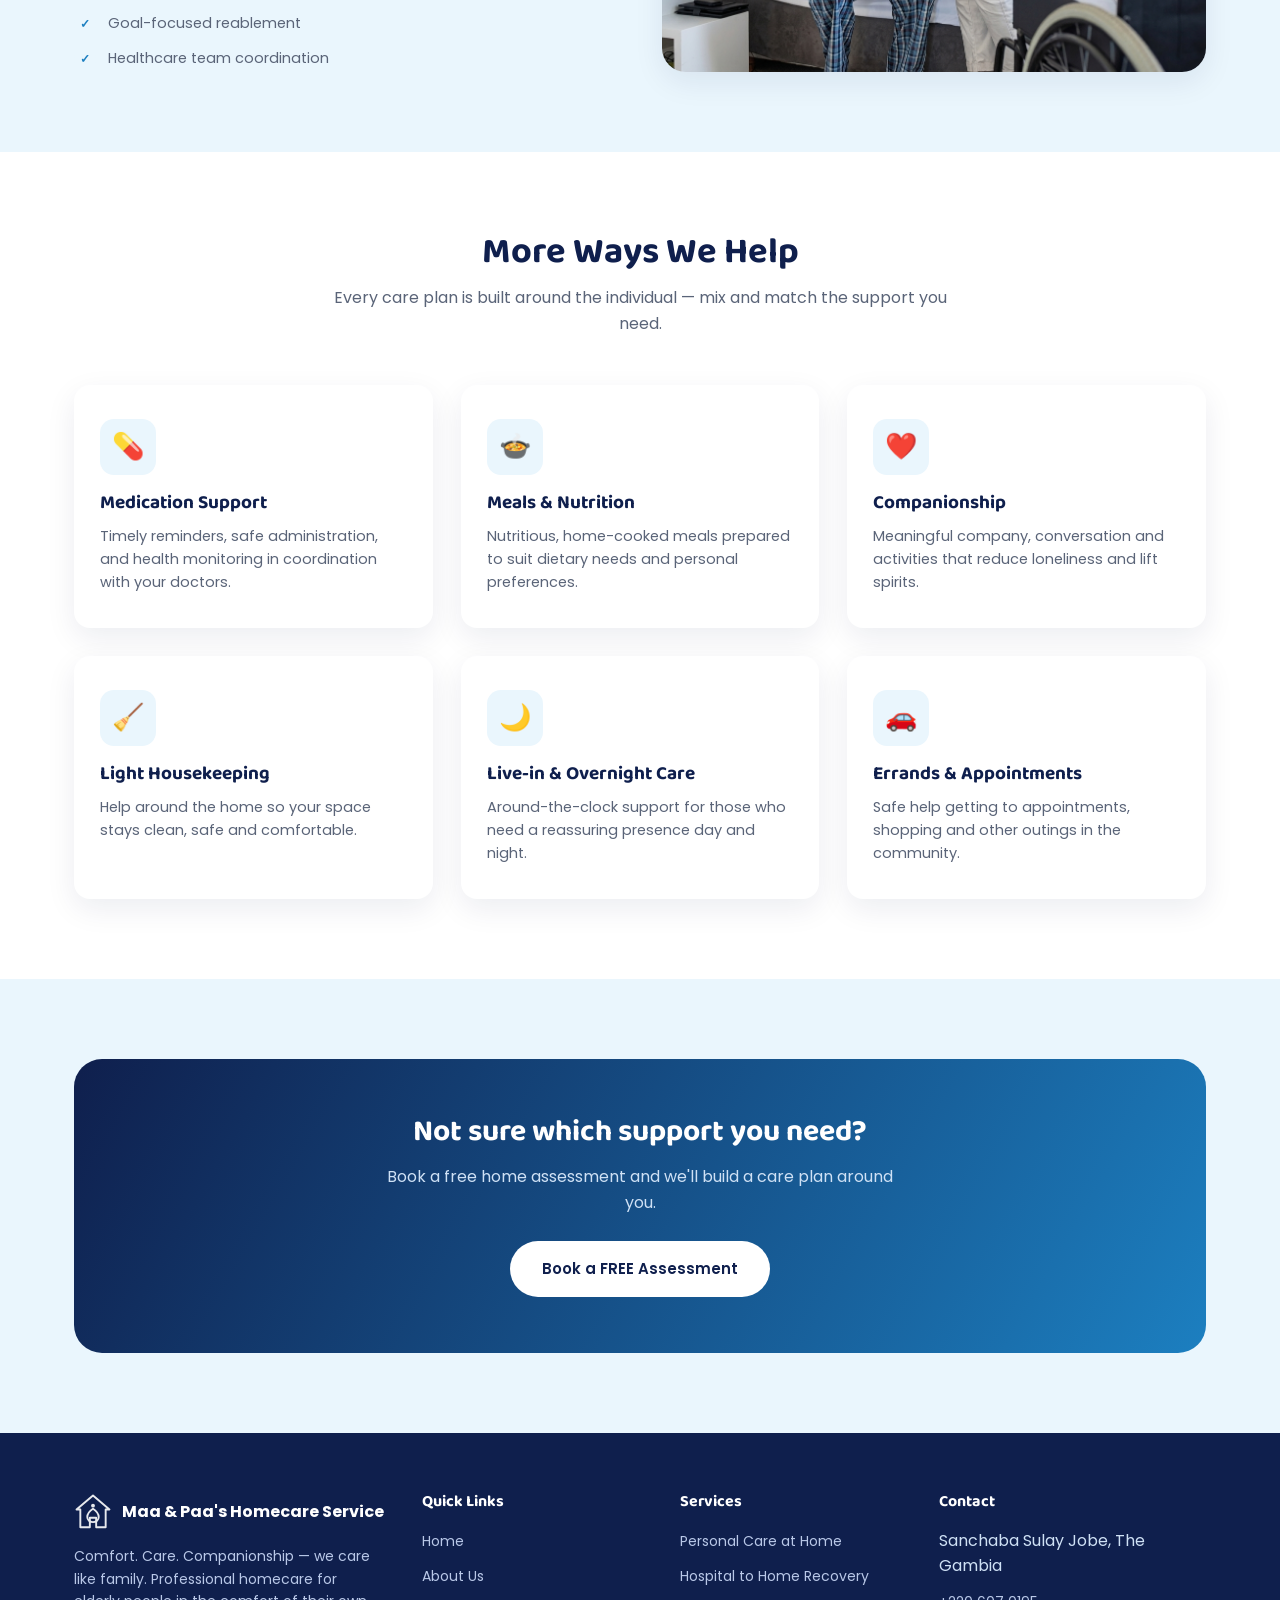
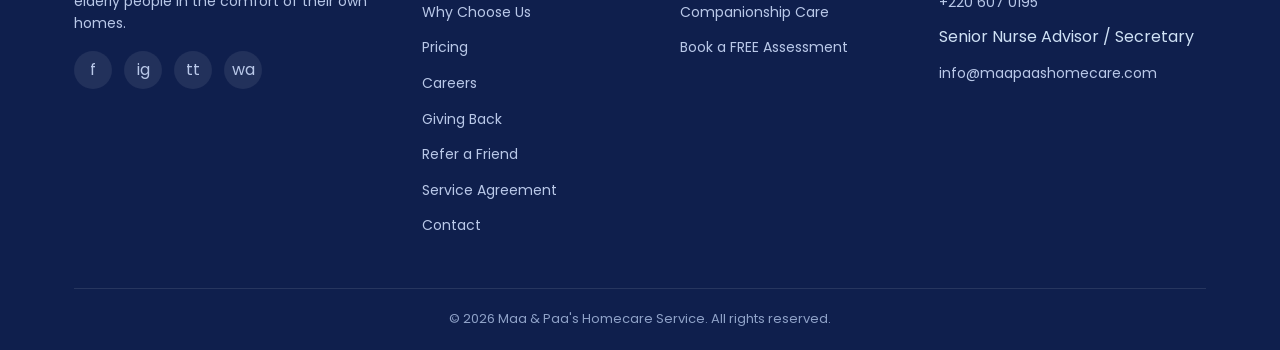
<file: services.html>
<!DOCTYPE html>
<html lang="en">
<head>
<meta charset="UTF-8">
<meta name="viewport" content="width=device-width, initial-scale=1.0">
<title>Services | Maa &amp; Paa's Homecare Service</title>
<meta name="description" content="From daily personal care to hospital-to-home recovery, medication support to companionship — flexible, person-centred home care that adapts to your needs.">
<link rel="icon" href="assets/logo.svg" type="image/svg+xml">
<link rel="preconnect" href="https://fonts.googleapis.com">
<link href="https://fonts.googleapis.com/css2?family=Baloo+2:wght@600;700;800&family=Poppins:wght@400;500;600;700&display=swap" rel="stylesheet">
<link rel="stylesheet" href="css/style.css">
</head>
<body>

<header>
  <div class="nav-wrap">
    <a href="index.html" class="brand">
      <img src="assets/logo.svg" alt="Maa & Paa's Homecare Service logo">
      <span class="brand-name">Maa &amp; Paa's Homecare<span>...we care like family</span></span>
    </a>
    <nav>
      <ul>
        <li><a href="index.html">Home</a></li>
        <li><a href="about.html">About</a></li>
        <li><a href="services.html" class="active">Services</a></li>
        <li><a href="why-us.html">Why Us</a></li>
        <li><a href="pricing.html">Pricing</a></li>
        <li><a href="careers.html">Careers</a></li>
        <li><a href="contact.html">Contact</a></li>
      </ul>
    </nav>
    <div class="nav-cta">
      <a href="booking.html" class="btn btn-primary">Book Now</a>
      <button class="menu-toggle" aria-label="Toggle menu"><span></span><span></span><span></span></button>
    </div>
  </div>
</header>

<section class="page-header">
  <div class="container">
    <h1>How We Support You at Home</h1>
    <p class="lead" style="margin:10px auto 0;">From daily personal care to recovery after hospital, medication support to meaningful companionship — we provide flexible, person-centred care that adapts to your changing needs.</p>
  </div>
</section>

<!-- Personal Care -->
<section>
  <div class="container">
    <div class="feature-block">
      <img class="feature-visual" src="assets/personal-care.jpg" alt="Caregiver supporting an elderly client at home">
      <div>
        <h2>Personal Care at Home</h2>
        <p style="color:var(--gray);margin:12px 0 4px;">Dignified support with washing, bathing, dressing, and toileting. We help you maintain your independence and dignity with sensitive, professional care from carers you'll come to know and trust.</p>
        <p style="font-weight:600;margin-top:18px;">What's included:</p>
        <ul class="check-list">
          <li>Safe moving and handling</li>
          <li>Personal hygiene assistance</li>
          <li>Continence management</li>
          <li>Skin care and comfort support</li>
        </ul>
      </div>
    </div>
  </div>
</section>

<!-- Hospital to Home -->
<section class="section-light">
  <div class="container">
    <div class="feature-block reverse">
      <img class="feature-visual alt" src="assets/hospital-to-home.jpg" alt="Nurse helping a recovering man get up from bed">
      <div>
        <span class="tag-highlight">⭐ HOSPITAL TO HOME RECOVERY</span>
        <h2>Recovery Support, From Discharge to Independence</h2>
        <p style="color:var(--gray);margin:12px 0 4px;">Professional recovery support from hospital discharge through to independent living. Our structured 2–6 week packages provide intensive support when you need it most, preventing readmission and building confidence.</p>
        <p style="font-weight:600;margin-top:18px;">What's included:</p>
        <ul class="check-list">
          <li>24–48 hour rapid response</li>
          <li>Intensive first-week support</li>
          <li>Goal-focused reablement</li>
          <li>Healthcare team coordination</li>
        </ul>
      </div>
    </div>
  </div>
</section>

<!-- Other services grid -->
<section>
  <div class="container">
    <div class="section-head">
      <h2>More Ways We Help</h2>
      <p>Every care plan is built around the individual — mix and match the support you need.</p>
    </div>
    <div class="grid-3">
      <div class="card">
        <div class="icon">💊</div>
        <h3>Medication Support</h3>
        <p>Timely reminders, safe administration, and health monitoring in coordination with your doctors.</p>
      </div>
      <div class="card">
        <div class="icon">🍲</div>
        <h3>Meals &amp; Nutrition</h3>
        <p>Nutritious, home-cooked meals prepared to suit dietary needs and personal preferences.</p>
      </div>
      <div class="card">
        <div class="icon">❤️</div>
        <h3>Companionship</h3>
        <p>Meaningful company, conversation and activities that reduce loneliness and lift spirits.</p>
      </div>
      <div class="card">
        <div class="icon">🧹</div>
        <h3>Light Housekeeping</h3>
        <p>Help around the home so your space stays clean, safe and comfortable.</p>
      </div>
      <div class="card">
        <div class="icon">🌙</div>
        <h3>Live-in &amp; Overnight Care</h3>
        <p>Around-the-clock support for those who need a reassuring presence day and night.</p>
      </div>
      <div class="card">
        <div class="icon">🚗</div>
        <h3>Errands &amp; Appointments</h3>
        <p>Safe help getting to appointments, shopping and other outings in the community.</p>
      </div>
    </div>
  </div>
</section>

<section class="section-light">
  <div class="container">
    <div class="cta-banner">
      <h2>Not sure which support you need?</h2>
      <p>Book a free home assessment and we'll build a care plan around you.</p>
      <a href="booking.html" class="btn btn-white">Book a FREE Assessment</a>
    </div>
  </div>
</section>

<footer id="footer-placeholder"></footer>

<script src="js/main.js"></script>
<script src="js/footer.js"></script>
</body>
</html>
</file>
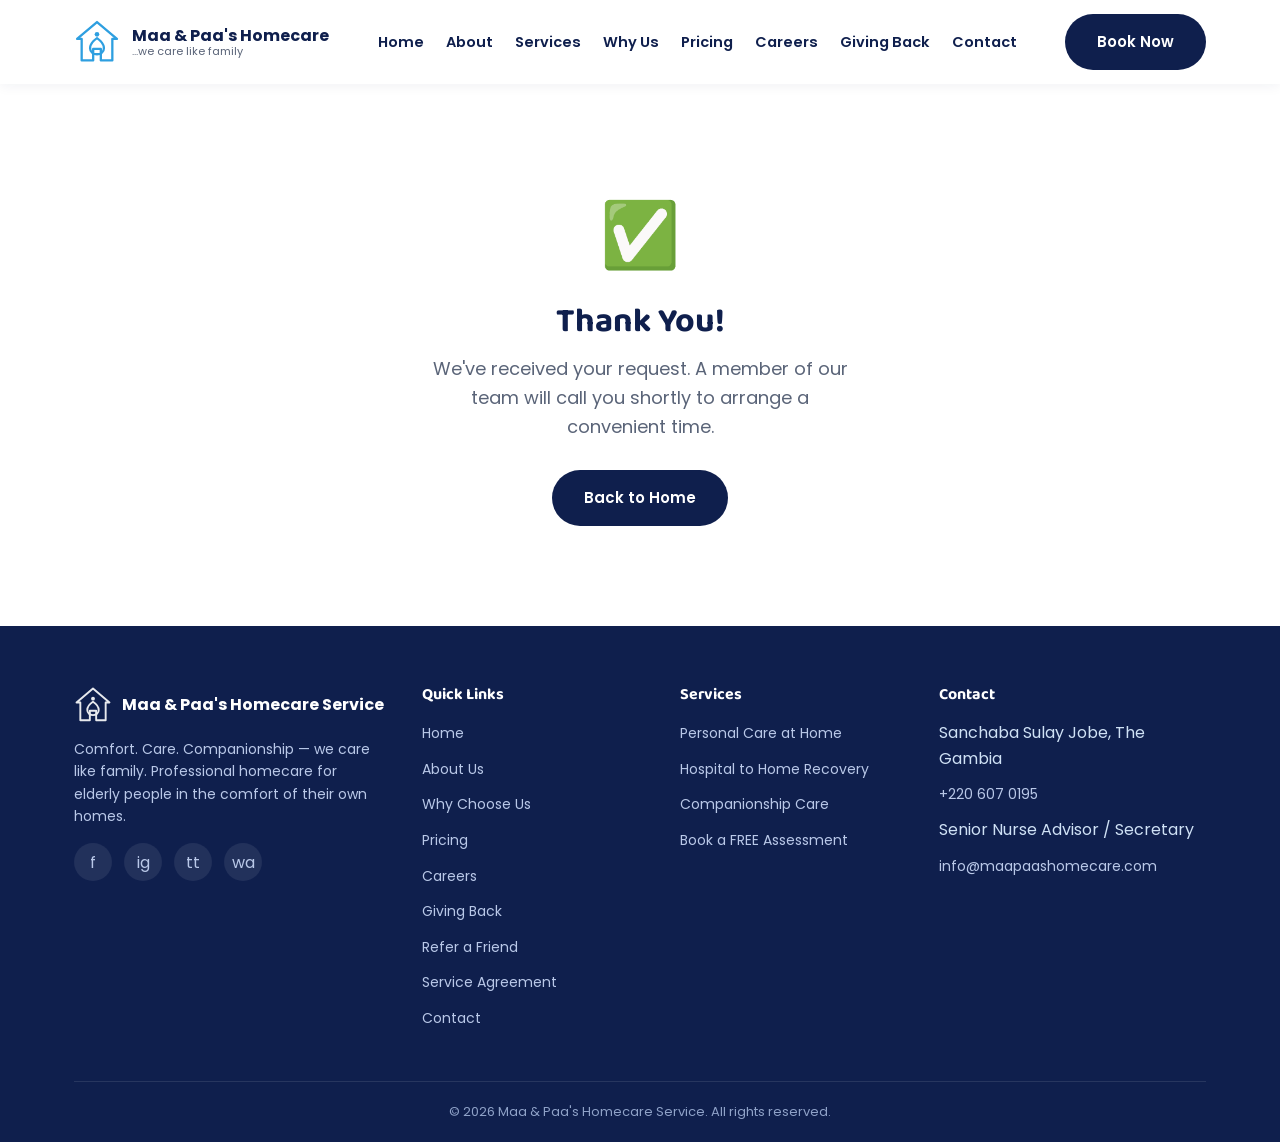
<file: thank-you.html>
<!DOCTYPE html>
<html lang="en">
<head>
<meta charset="UTF-8">
<meta name="viewport" content="width=device-width, initial-scale=1.0">
<title>Thank You | Maa &amp; Paa's Homecare Service</title>
<meta name="robots" content="noindex">
<link rel="icon" href="assets/logo.svg" type="image/svg+xml">
<link rel="preconnect" href="https://fonts.googleapis.com">
<link href="https://fonts.googleapis.com/css2?family=Baloo+2:wght@600;700;800&family=Poppins:wght@400;500;600;700&display=swap" rel="stylesheet">
<link rel="stylesheet" href="css/style.css">
</head>
<body>

<header>
  <div class="nav-wrap">
    <a href="index.html" class="brand">
      <img src="assets/logo.svg" alt="Maa & Paa's Homecare Service logo">
      <span class="brand-name">Maa &amp; Paa's Homecare<span>...we care like family</span></span>
    </a>
    <nav>
      <ul>
        <li><a href="index.html">Home</a></li>
        <li><a href="about.html">About</a></li>
        <li><a href="services.html">Services</a></li>
        <li><a href="why-us.html">Why Us</a></li>
        <li><a href="pricing.html">Pricing</a></li>
        <li><a href="careers.html">Careers</a></li>
        <li><a href="contact.html">Contact</a></li>
      </ul>
    </nav>
    <div class="nav-cta">
      <a href="booking.html" class="btn btn-primary">Book Now</a>
      <button class="menu-toggle" aria-label="Toggle menu"><span></span><span></span><span></span></button>
    </div>
  </div>
</header>

<section style="padding:100px 0;text-align:center;">
  <div class="container admin-shell">
    <div style="font-size:64px;margin-bottom:16px;">✅</div>
    <h1 style="font-size:34px;margin-bottom:14px;">Thank You!</h1>
    <p class="lead" style="margin:0 auto 28px;">We've received your request. A member of our team will call you shortly to arrange a convenient time.</p>
    <a href="index.html" class="btn btn-primary">Back to Home</a>
  </div>
</section>

<footer id="footer-placeholder"></footer>

<script src="js/main.js"></script>
<script src="js/footer.js"></script>
</body>
</html>
</file>
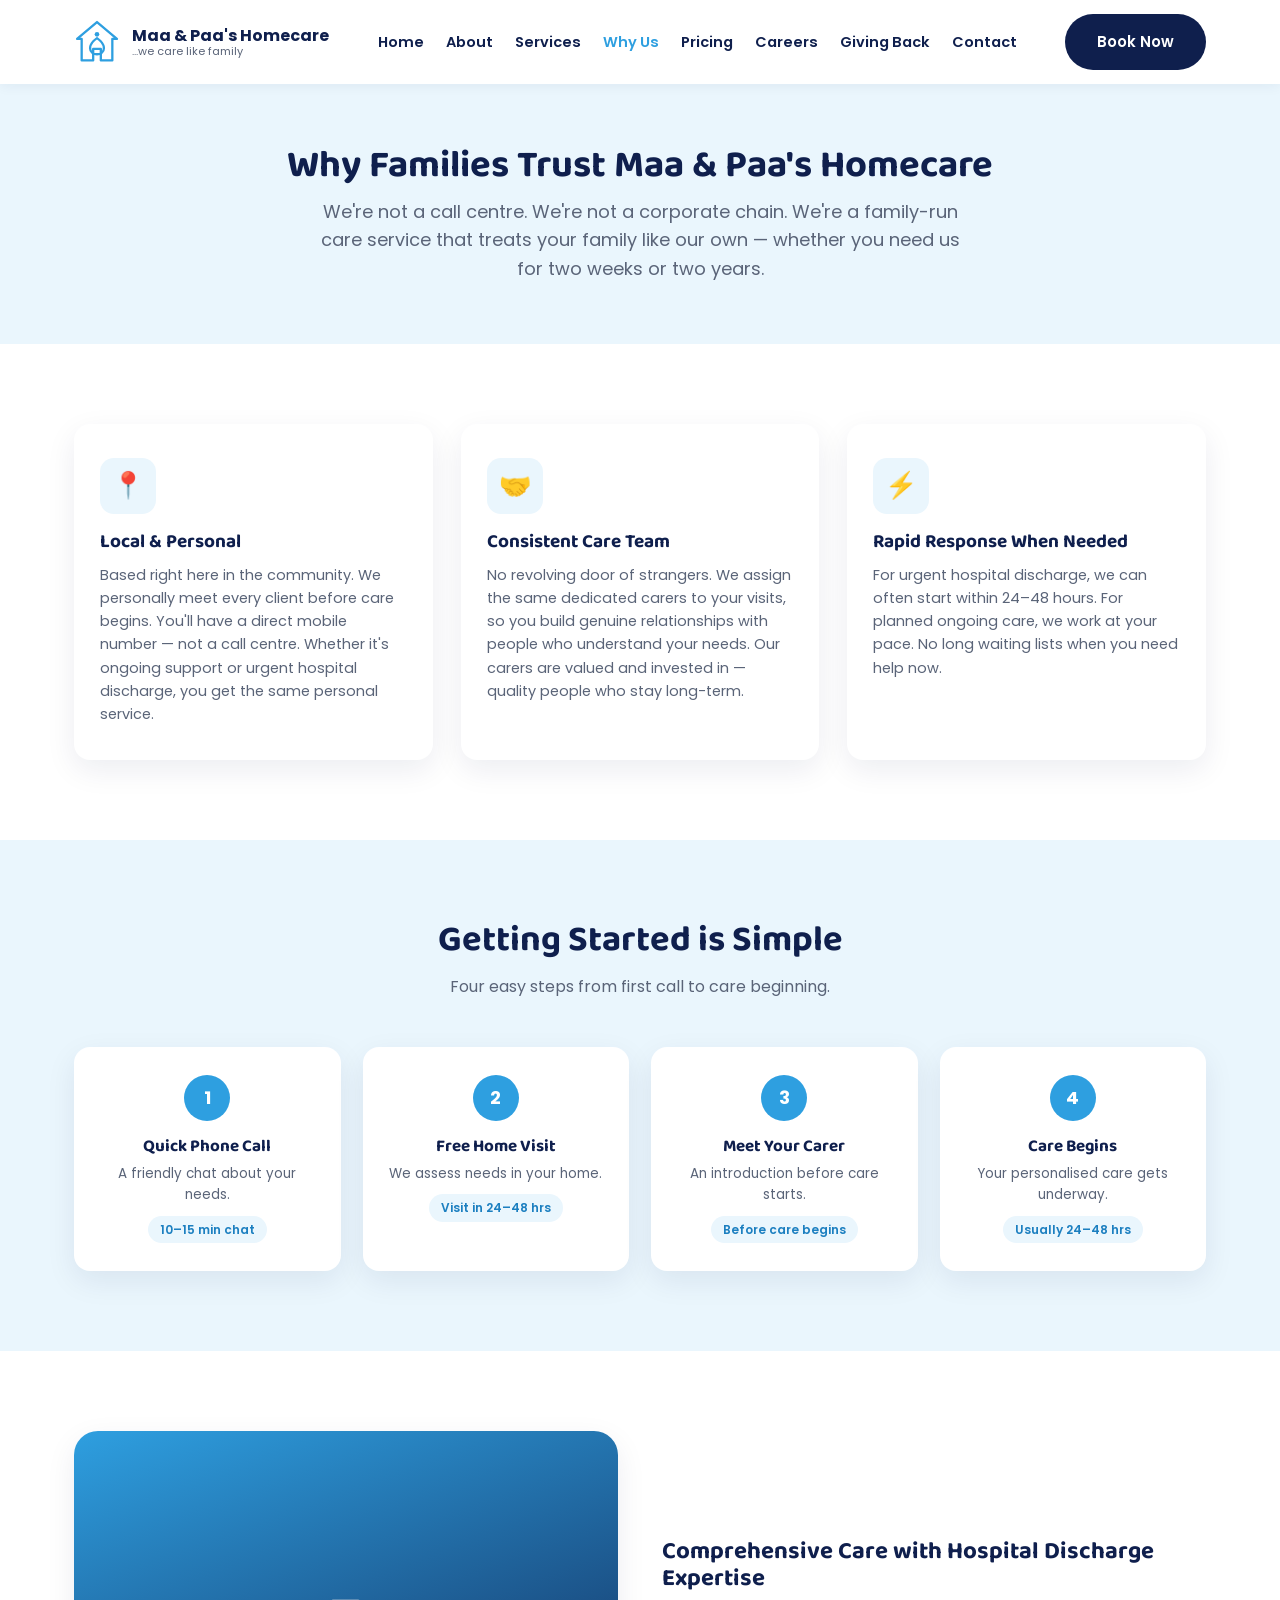
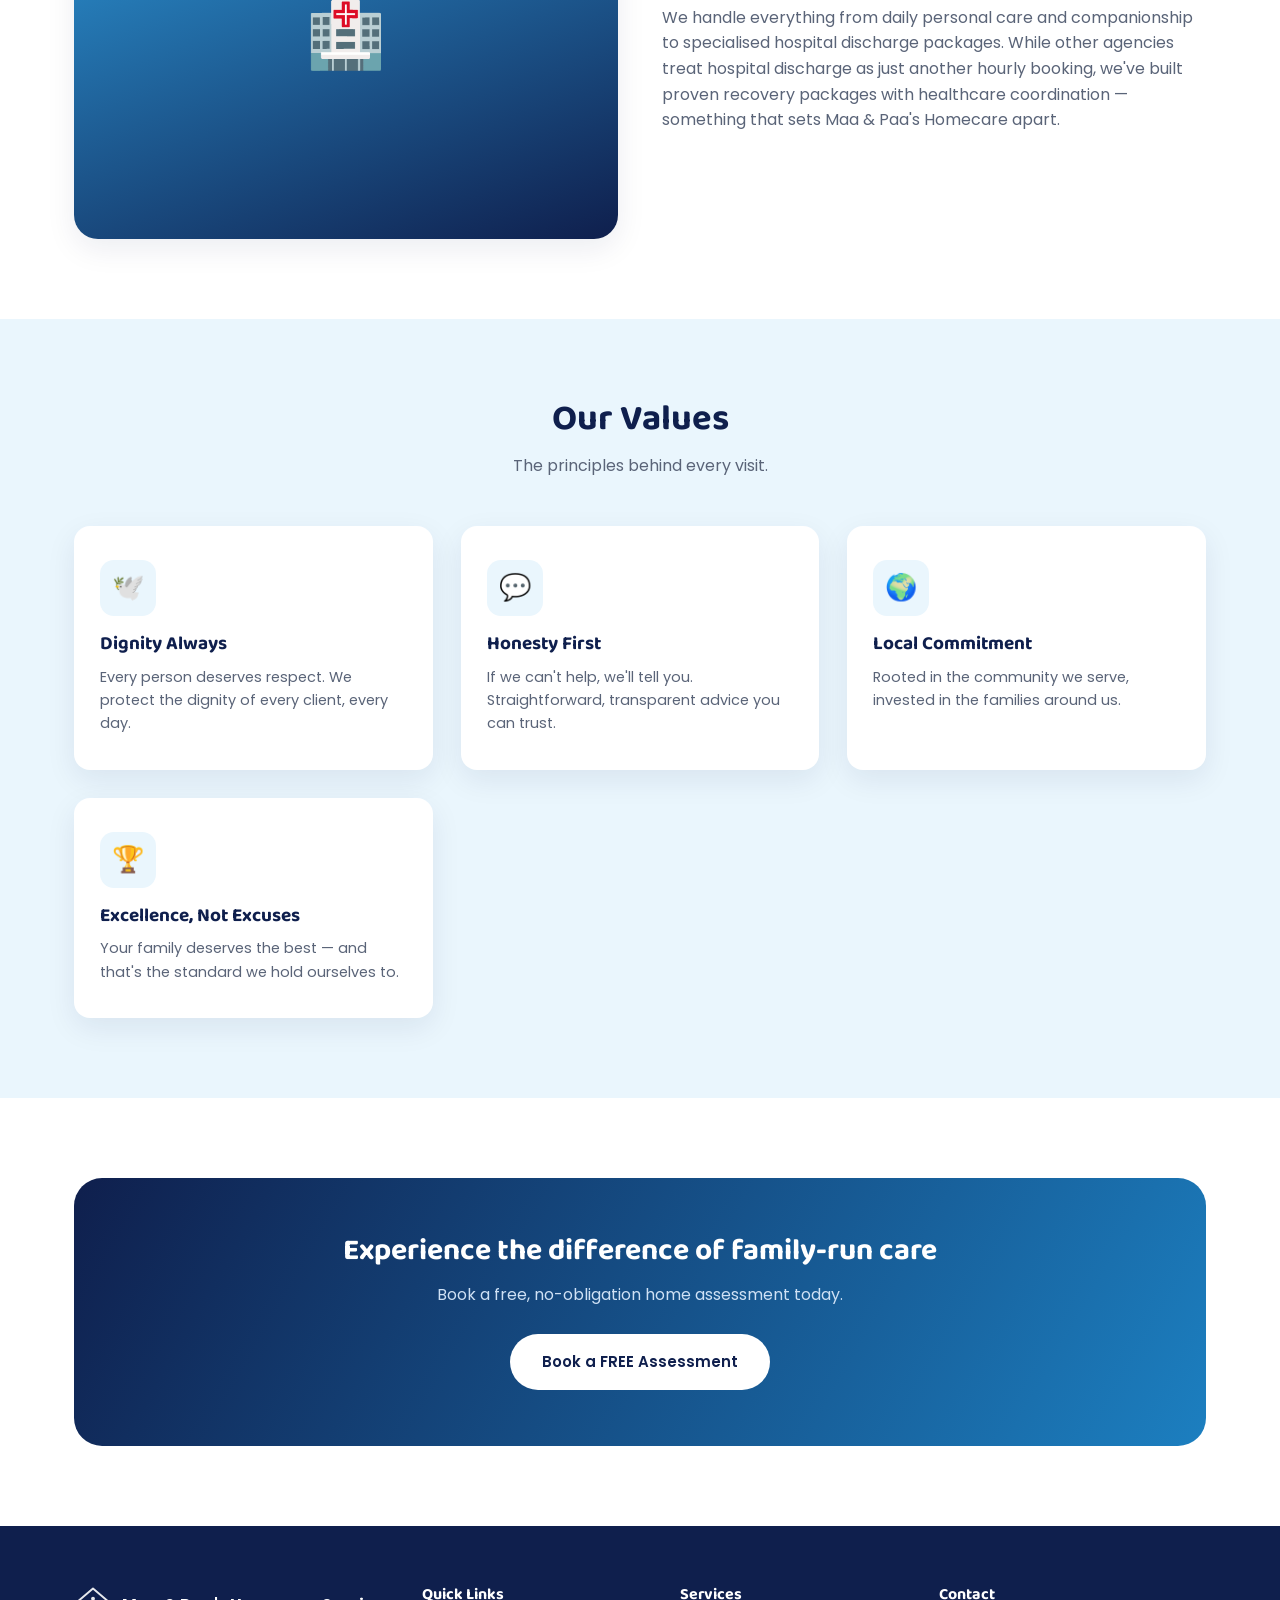
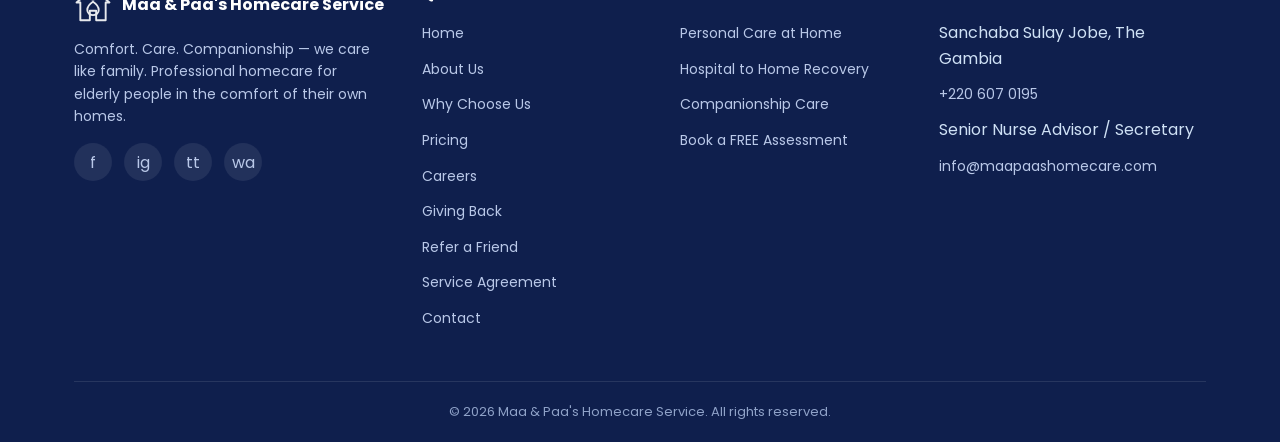
<file: why-us.html>
<!DOCTYPE html>
<html lang="en">
<head>
<meta charset="UTF-8">
<meta name="viewport" content="width=device-width, initial-scale=1.0">
<title>Why Choose Us | Maa &amp; Paa's Homecare Service</title>
<meta name="description" content="A family-run care service that treats your family like our own. Local, personal, consistent carers and rapid response when you need it.">
<link rel="icon" href="assets/logo.svg" type="image/svg+xml">
<link rel="preconnect" href="https://fonts.googleapis.com">
<link href="https://fonts.googleapis.com/css2?family=Baloo+2:wght@600;700;800&family=Poppins:wght@400;500;600;700&display=swap" rel="stylesheet">
<link rel="stylesheet" href="css/style.css">
</head>
<body>

<header>
  <div class="nav-wrap">
    <a href="index.html" class="brand">
      <img src="assets/logo.svg" alt="Maa & Paa's Homecare Service logo">
      <span class="brand-name">Maa &amp; Paa's Homecare<span>...we care like family</span></span>
    </a>
    <nav>
      <ul>
        <li><a href="index.html">Home</a></li>
        <li><a href="about.html">About</a></li>
        <li><a href="services.html">Services</a></li>
        <li><a href="why-us.html" class="active">Why Us</a></li>
        <li><a href="pricing.html">Pricing</a></li>
        <li><a href="careers.html">Careers</a></li>
        <li><a href="contact.html">Contact</a></li>
      </ul>
    </nav>
    <div class="nav-cta">
      <a href="booking.html" class="btn btn-primary">Book Now</a>
      <button class="menu-toggle" aria-label="Toggle menu"><span></span><span></span><span></span></button>
    </div>
  </div>
</header>

<section class="page-header">
  <div class="container">
    <h1>Why Families Trust Maa &amp; Paa's Homecare</h1>
    <p class="lead" style="margin:10px auto 0;">We're not a call centre. We're not a corporate chain. We're a family-run care service that treats your family like our own — whether you need us for two weeks or two years.</p>
  </div>
</section>

<section>
  <div class="container">
    <div class="grid-3">
      <div class="card">
        <div class="icon">📍</div>
        <h3>Local &amp; Personal</h3>
        <p>Based right here in the community. We personally meet every client before care begins. You'll have a direct mobile number — not a call centre. Whether it's ongoing support or urgent hospital discharge, you get the same personal service.</p>
      </div>
      <div class="card">
        <div class="icon">🤝</div>
        <h3>Consistent Care Team</h3>
        <p>No revolving door of strangers. We assign the same dedicated carers to your visits, so you build genuine relationships with people who understand your needs. Our carers are valued and invested in — quality people who stay long-term.</p>
      </div>
      <div class="card">
        <div class="icon">⚡</div>
        <h3>Rapid Response When Needed</h3>
        <p>For urgent hospital discharge, we can often start within 24–48 hours. For planned ongoing care, we work at your pace. No long waiting lists when you need help now.</p>
      </div>
    </div>
  </div>
</section>

<!-- Getting started steps -->
<section class="section-light">
  <div class="container">
    <div class="section-head">
      <h2>Getting Started is Simple</h2>
      <p>Four easy steps from first call to care beginning.</p>
    </div>
    <div class="steps-grid">
      <div class="step">
        <div class="step-num">1</div>
        <h3>Quick Phone Call</h3>
        <p>A friendly chat about your needs.</p>
        <span class="when">10–15 min chat</span>
      </div>
      <div class="step">
        <div class="step-num">2</div>
        <h3>Free Home Visit</h3>
        <p>We assess needs in your home.</p>
        <span class="when">Visit in 24–48 hrs</span>
      </div>
      <div class="step">
        <div class="step-num">3</div>
        <h3>Meet Your Carer</h3>
        <p>An introduction before care starts.</p>
        <span class="when">Before care begins</span>
      </div>
      <div class="step">
        <div class="step-num">4</div>
        <h3>Care Begins</h3>
        <p>Your personalised care gets underway.</p>
        <span class="when">Usually 24–48 hrs</span>
      </div>
    </div>
  </div>
</section>

<!-- Comprehensive care -->
<section>
  <div class="container">
    <div class="feature-block">
      <div class="feature-visual">🏥</div>
      <div>
        <h2>Comprehensive Care with Hospital Discharge Expertise</h2>
        <p style="color:var(--gray);margin-top:12px;">We handle everything from daily personal care and companionship to specialised hospital discharge packages. While other agencies treat hospital discharge as just another hourly booking, we've built proven recovery packages with healthcare coordination — something that sets Maa &amp; Paa's Homecare apart.</p>
      </div>
    </div>
  </div>
</section>

<!-- Values -->
<section class="section-light">
  <div class="container">
    <div class="section-head">
      <h2>Our Values</h2>
      <p>The principles behind every visit.</p>
    </div>
    <div class="grid-3">
      <div class="card">
        <div class="icon">🕊️</div>
        <h3>Dignity Always</h3>
        <p>Every person deserves respect. We protect the dignity of every client, every day.</p>
      </div>
      <div class="card">
        <div class="icon">💬</div>
        <h3>Honesty First</h3>
        <p>If we can't help, we'll tell you. Straightforward, transparent advice you can trust.</p>
      </div>
      <div class="card">
        <div class="icon">🌍</div>
        <h3>Local Commitment</h3>
        <p>Rooted in the community we serve, invested in the families around us.</p>
      </div>
      <div class="card">
        <div class="icon">🏆</div>
        <h3>Excellence, Not Excuses</h3>
        <p>Your family deserves the best — and that's the standard we hold ourselves to.</p>
      </div>
    </div>
  </div>
</section>

<section>
  <div class="container">
    <div class="cta-banner">
      <h2>Experience the difference of family-run care</h2>
      <p>Book a free, no-obligation home assessment today.</p>
      <a href="booking.html" class="btn btn-white">Book a FREE Assessment</a>
    </div>
  </div>
</section>

<footer id="footer-placeholder"></footer>

<script src="js/main.js"></script>
<script src="js/footer.js"></script>
</body>
</html>
</file>
<file: css/style.css>
/* ===== Maa & Paa's Homecare Service — shared stylesheet ===== */
:root{
  --navy:#0f1f4d;
  --blue:#2e9fe0;
  --blue-dark:#1c7fc0;
  --light-bg:#eaf6fd;
  --white:#ffffff;
  --pink:#e91e8c;
  --yellow:#f2c94c;
  --gray:#5a6478;
  --radius:16px;
  --shadow:0 10px 30px rgba(15,31,77,0.08);
}

*{box-sizing:border-box;margin:0;padding:0;}

html{scroll-behavior:smooth;}

body{
  font-family:'Poppins',Arial,sans-serif;
  color:var(--navy);
  background:var(--white);
  line-height:1.6;
  overflow-x:hidden;
}

h1,h2,h3,h4,.logo-text{
  font-family:'Baloo 2','Poppins',Arial,sans-serif;
  color:var(--navy);
  line-height:1.15;
}

a{text-decoration:none;color:inherit;}
ul{list-style:none;}
img{max-width:100%;display:block;}
.container{width:100%;max-width:1180px;margin:0 auto;padding:0 24px;}

/* ---------- Buttons ---------- */
.btn{
  display:inline-block;
  padding:14px 30px;
  border-radius:999px;
  font-weight:600;
  font-size:15px;
  cursor:pointer;
  border:2px solid transparent;
  transition:all .2s ease;
}
.btn-primary{background:var(--navy);color:var(--white);}
.btn-primary:hover{background:var(--blue-dark);}
.btn-outline{background:transparent;color:var(--navy);border-color:var(--navy);}
.btn-outline:hover{background:var(--navy);color:var(--white);}
.btn-white{background:var(--white);color:var(--navy);}
.btn-white:hover{background:var(--light-bg);}

/* ---------- Header ---------- */
header{
  position:sticky;top:0;z-index:100;
  background:rgba(255,255,255,.92);
  backdrop-filter:blur(6px);
  box-shadow:0 2px 12px rgba(15,31,77,0.06);
}
.nav-wrap{
  display:flex;align-items:center;justify-content:space-between;
  padding:14px 24px;max-width:1180px;margin:0 auto;
}
.brand{display:flex;align-items:center;gap:12px;}
.brand img{width:46px;height:46px;}
.brand-name{font-size:16px;font-weight:700;line-height:1.2;}
.brand-name span{display:block;font-size:11px;font-weight:400;color:var(--gray);font-family:'Poppins',sans-serif;}
nav ul{display:flex;gap:22px;align-items:center;}
nav a{font-weight:600;font-size:14.5px;color:var(--navy);position:relative;padding:4px 0;white-space:nowrap;}
nav a.active,nav a:hover{color:var(--blue);}
.nav-cta{display:flex;align-items:center;gap:18px;}
.menu-toggle{display:none;flex-direction:column;gap:5px;cursor:pointer;background:none;border:none;}
.menu-toggle span{width:26px;height:3px;background:var(--navy);border-radius:2px;}

/* ---------- Hero ---------- */
.hero{
  background:var(--light-bg);
  padding:70px 0 0;
  position:relative;
  overflow:hidden;
}
.hero-grid{
  display:grid;grid-template-columns:1.1fr .9fr;gap:40px;align-items:center;
  max-width:1180px;margin:0 auto;padding:0 24px 60px;
}
.eyebrow{color:var(--blue-dark);font-weight:600;letter-spacing:.5px;margin-bottom:14px;}
.hero h1{font-size:52px;margin-bottom:20px;}
.hero p{font-size:17px;color:var(--gray);max-width:480px;margin-bottom:28px;}
.hero-actions{display:flex;gap:16px;flex-wrap:wrap;}
.hero-img{
  border-radius:24px;overflow:hidden;box-shadow:var(--shadow);
  aspect-ratio:4/5;width:100%;height:100%;object-fit:cover;object-position:center;
  background:linear-gradient(160deg,var(--blue),var(--navy));
}
.wave{display:block;width:100%;line-height:0;}
.wave svg{width:100%;height:auto;display:block;}

/* ---------- Sections ---------- */
section{padding:80px 0;}
.section-light{background:var(--light-bg);}
.section-head{text-align:center;max-width:640px;margin:0 auto 48px;}
.section-head .eyebrow{justify-content:center;}
.section-head h2{font-size:36px;margin-bottom:12px;}
.section-head p{color:var(--gray);}

/* Cards */
.grid-3{display:grid;grid-template-columns:repeat(3,1fr);gap:28px;}
.card{
  background:var(--white);border-radius:var(--radius);padding:34px 26px;
  box-shadow:var(--shadow);transition:transform .2s ease;
}
.card:hover{transform:translateY(-6px);}
.card .icon{
  width:56px;height:56px;border-radius:14px;background:var(--light-bg);
  display:flex;align-items:center;justify-content:center;font-size:26px;margin-bottom:18px;
}
.card h3{font-size:19px;margin-bottom:10px;}
.card p{color:var(--gray);font-size:14.5px;}

/* Stats */
.stats{display:grid;grid-template-columns:repeat(4,1fr);gap:24px;text-align:center;}
.stats .num{font-size:34px;font-weight:700;color:var(--blue);}
.stats .label{color:var(--gray);font-size:14px;}

/* CTA banner */
.cta-banner{
  background:linear-gradient(120deg,var(--navy),var(--blue-dark));
  color:#fff;border-radius:28px;padding:56px;text-align:center;
  max-width:1180px;margin:0 auto;
}
.cta-banner h2{color:#fff;font-size:30px;margin-bottom:14px;}
.cta-banner p{color:#cfe1f5;margin-bottom:26px;max-width:520px;margin-left:auto;margin-right:auto;}

/* ---------- Footer ---------- */
footer{background:var(--navy);color:#cfe1f5;padding-top:60px;}
.footer-grid{display:grid;grid-template-columns:1.4fr 1fr 1fr 1.2fr;gap:36px;padding-bottom:40px;}
.footer-grid h4{color:#fff;font-size:16px;margin-bottom:16px;}
.footer-grid p,.footer-grid a{color:#b9c8e8;font-size:14px;}
.footer-grid ul li{margin-bottom:10px;}
.footer-grid a:hover{color:#fff;}
.footer-brand{display:flex;align-items:center;gap:10px;margin-bottom:14px;}
.footer-brand span{color:#fff;font-weight:700;font-size:16px;}
.social-row{display:flex;gap:12px;margin-top:16px;}
.social-row a{
  width:38px;height:38px;border-radius:50%;background:rgba(255,255,255,.08);
  display:flex;align-items:center;justify-content:center;font-size:16px;
}
.social-row a:hover{background:var(--blue);}
.footer-bottom{
  border-top:1px solid rgba(255,255,255,.1);padding:20px 0;text-align:center;
  font-size:13px;color:#8fa2c8;
}

/* ---------- Page header (inner pages) ---------- */
.page-header{
  background:var(--light-bg);padding:60px 0;text-align:center;
}
.page-header h1{font-size:38px;margin-bottom:10px;}
.page-header p{color:var(--gray);}

/* ---------- About page ---------- */
.about-grid{display:grid;grid-template-columns:1fr 1fr;gap:50px;align-items:center;}
.about-img{
  border-radius:24px;aspect-ratio:4/5;width:100%;height:100%;object-fit:cover;object-position:center;
  background:linear-gradient(160deg,var(--pink),var(--yellow));
  box-shadow:var(--shadow);
}
.value-list li{display:flex;gap:14px;margin-bottom:16px;align-items:flex-start;}
.value-list .dot{
  width:28px;height:28px;border-radius:50%;background:var(--blue);color:#fff;
  display:flex;align-items:center;justify-content:center;font-size:14px;flex-shrink:0;
}

/* ---------- Services page ---------- */
.services-list{display:grid;grid-template-columns:repeat(2,1fr);gap:24px;}
.service-row{
  display:flex;gap:18px;background:var(--white);border-radius:var(--radius);
  padding:26px;box-shadow:var(--shadow);
}
.service-row .icon{
  width:48px;height:48px;border-radius:12px;background:var(--light-bg);
  display:flex;align-items:center;justify-content:center;font-size:22px;flex-shrink:0;
}

/* ---------- Contact page ---------- */
.contact-grid{display:grid;grid-template-columns:.9fr 1.1fr;gap:48px;}
.contact-card{
  background:var(--white);border-radius:var(--radius);box-shadow:var(--shadow);padding:30px;
  display:flex;gap:16px;align-items:flex-start;margin-bottom:20px;
}
.contact-card .icon{
  width:50px;height:50px;border-radius:12px;background:var(--light-bg);
  display:flex;align-items:center;justify-content:center;font-size:22px;flex-shrink:0;
}
.map-embed{border-radius:var(--radius);overflow:hidden;box-shadow:var(--shadow);height:100%;min-height:340px;}
.map-embed iframe{width:100%;height:100%;min-height:340px;border:0;}
form.contact-form{
  background:var(--white);border-radius:var(--radius);box-shadow:var(--shadow);padding:34px;
  display:grid;gap:18px;
}
.contact-form label{font-size:13px;font-weight:600;margin-bottom:6px;display:block;}
.contact-form input,.contact-form textarea{
  width:100%;padding:13px 16px;border-radius:12px;border:1.5px solid #dde6f3;
  font-family:inherit;font-size:14px;
}
.contact-form input:focus,.contact-form textarea:focus{outline:none;border-color:var(--blue);}
.form-row{display:grid;grid-template-columns:1fr 1fr;gap:18px;}

/* ---------- Careers & Admin ---------- */
.job-card{
  background:var(--white);border-radius:var(--radius);box-shadow:var(--shadow);
  padding:28px;margin-bottom:20px;
}
.job-card .job-head{display:flex;justify-content:space-between;align-items:flex-start;gap:16px;flex-wrap:wrap;}
.job-card h3{font-size:20px;margin-bottom:6px;}
.job-meta{display:flex;gap:10px;flex-wrap:wrap;margin-bottom:14px;}
.badge{
  display:inline-block;padding:5px 14px;border-radius:999px;background:var(--light-bg);
  color:var(--blue-dark);font-size:12.5px;font-weight:600;
}
.job-card p{color:var(--gray);font-size:14.5px;white-space:pre-line;}
.empty-state{text-align:center;color:var(--gray);padding:40px 20px;}

.admin-shell{max-width:480px;margin:0 auto;}
.admin-wide{max-width:760px;margin:0 auto;}
.admin-card{background:var(--white);border-radius:var(--radius);box-shadow:var(--shadow);padding:34px;}
.admin-card h2{margin-bottom:6px;}
.admin-card .sub{color:var(--gray);font-size:14px;margin-bottom:22px;}
.admin-job-row{
  display:flex;justify-content:space-between;align-items:flex-start;gap:16px;
  background:var(--white);border-radius:var(--radius);box-shadow:var(--shadow);
  padding:22px 26px;margin-bottom:16px;
}
.admin-job-row h4{font-size:16px;margin-bottom:4px;}
.admin-job-row p{color:var(--gray);font-size:13.5px;}
.btn-danger{background:#e33;color:#fff;}
.btn-danger:hover{background:#c22;}
.btn-sm{padding:9px 18px;font-size:13px;}
.admin-top{display:flex;justify-content:space-between;align-items:center;margin-bottom:24px;flex-wrap:wrap;gap:12px;}
.form-msg{font-size:13.5px;padding:10px 14px;border-radius:10px;margin-bottom:14px;}
.form-msg.error{background:#fde8e8;color:#a11;}
.form-msg.success{background:#e6f7ec;color:#177a3c;}

/* ---------- Rich page components ---------- */
.lead{font-size:18px;color:var(--gray);max-width:640px;}
.pill-row{display:flex;gap:10px;flex-wrap:wrap;justify-content:center;margin-top:18px;}
.pill{display:inline-flex;align-items:center;gap:8px;background:var(--white);border:1.5px solid #dbe7f5;
  color:var(--navy);padding:8px 16px;border-radius:999px;font-size:13.5px;font-weight:600;box-shadow:var(--shadow);}

/* checklist with ticks */
.check-list{display:grid;gap:12px;margin-top:16px;}
.check-list li{display:flex;gap:12px;align-items:flex-start;color:var(--gray);font-size:14.5px;}
.check-list li::before{content:"✓";flex-shrink:0;width:22px;height:22px;border-radius:50%;
  background:var(--light-bg);color:var(--blue-dark);font-size:12px;font-weight:700;
  display:flex;align-items:center;justify-content:center;margin-top:1px;}

/* feature block (image or icon beside text) */
.feature-block{display:grid;grid-template-columns:1fr 1fr;gap:44px;align-items:center;margin-bottom:56px;}
.feature-block:last-child{margin-bottom:0;}
.feature-block.reverse .feature-visual{order:2;}
.feature-visual{border-radius:24px;aspect-ratio:4/3;box-shadow:var(--shadow);
  background:linear-gradient(160deg,var(--blue),var(--navy));display:flex;align-items:center;
  justify-content:center;font-size:64px;color:#fff;}
.feature-visual.alt{background:linear-gradient(160deg,var(--pink),var(--yellow));}
.tag-highlight{display:inline-block;background:var(--navy);color:#fff;padding:6px 14px;border-radius:999px;
  font-size:12.5px;font-weight:700;letter-spacing:.5px;margin-bottom:14px;}

/* steps timeline */
.steps-grid{display:grid;grid-template-columns:repeat(4,1fr);gap:22px;counter-reset:step;}
.step{background:var(--white);border-radius:var(--radius);box-shadow:var(--shadow);padding:28px 22px;text-align:center;position:relative;}
.step-num{width:46px;height:46px;border-radius:50%;background:var(--blue);color:#fff;font-weight:700;
  font-size:18px;display:flex;align-items:center;justify-content:center;margin:0 auto 16px;}
.step h3{font-size:17px;margin-bottom:6px;}
.step p{color:var(--gray);font-size:13.5px;}
.step .when{display:inline-block;margin-top:10px;font-size:12px;color:var(--blue-dark);font-weight:600;
  background:var(--light-bg);padding:4px 12px;border-radius:999px;}

/* pricing */
.price-grid{display:grid;grid-template-columns:repeat(2,1fr);gap:28px;align-items:start;}
.price-card{background:var(--white);border-radius:20px;box-shadow:var(--shadow);padding:34px;border:2px solid transparent;}
.price-card.featured{border-color:var(--blue);position:relative;}
.price-card.featured::before{content:"⭐ Most Popular";position:absolute;top:-13px;left:34px;
  background:var(--blue);color:#fff;font-size:12px;font-weight:700;padding:5px 14px;border-radius:999px;}
.price-card h3{font-size:22px;margin-bottom:6px;}
.price-tier{display:flex;justify-content:space-between;padding:12px 0;border-bottom:1px solid #eef3fa;
  color:var(--navy);font-size:15px;}
.price-tier:last-of-type{border-bottom:none;}
.price-tier .amt{color:var(--blue-dark);font-weight:700;}
.price-note{margin-top:16px;font-size:13px;color:var(--gray);}

/* consent / choice controls in forms */
.form-note{font-size:12.5px;color:var(--gray);margin-top:6px;}
.choice-group{display:flex;flex-wrap:wrap;gap:10px;margin-top:8px;}
.choice-group label{display:inline-flex;align-items:center;gap:8px;background:var(--white);
  border:1.5px solid #dde6f3;border-radius:10px;padding:10px 14px;font-size:13.5px;font-weight:500;cursor:pointer;}
.choice-group input{accent-color:var(--blue);}
.consent-row{display:flex;gap:12px;align-items:flex-start;background:var(--light-bg);
  border-radius:12px;padding:16px;font-size:13.5px;color:var(--gray);}
.consent-row input{margin-top:3px;accent-color:var(--blue);flex-shrink:0;}

/* ---------- Responsive ---------- */
@media(max-width:1024px){
  nav{position:fixed;top:72px;left:0;right:0;background:#fff;flex-direction:column;
    padding:20px 24px;box-shadow:0 10px 20px rgba(0,0,0,.08);display:none;}
  nav.open{display:block;}
  nav ul{flex-direction:column;gap:18px;align-items:flex-start;}
  .menu-toggle{display:flex;}
  .hero-grid,.about-grid,.contact-grid{grid-template-columns:1fr;}
  .hero h1{font-size:40px;}
  .grid-3{grid-template-columns:1fr 1fr;}
  .stats{grid-template-columns:repeat(2,1fr);}
  .footer-grid{grid-template-columns:1fr 1fr;}
  .services-list{grid-template-columns:1fr;}
  .form-row{grid-template-columns:1fr;}
  .cta-banner{padding:40px 26px;}
  .feature-block,.price-grid{grid-template-columns:1fr;gap:28px;}
  .feature-block.reverse .feature-visual{order:0;}
  .steps-grid{grid-template-columns:1fr 1fr;}
}
@media(max-width:640px){
  .container{padding:0 18px;}
  .nav-wrap{padding:12px 18px;}
  .brand img{width:40px;height:40px;}
  .brand-name{font-size:14px;}
  .brand-name span{display:none;}
  .nav-cta .btn{padding:10px 16px;font-size:13px;}
  .grid-3{grid-template-columns:1fr;}
  .stats{grid-template-columns:1fr 1fr;}
  .footer-grid{grid-template-columns:1fr;}
  .steps-grid{grid-template-columns:1fr;}
  section{padding:56px 0;}
  .hero{padding-top:48px;}
  .hero h1{font-size:30px;}
  .section-head h2,.page-header h1{font-size:26px;}
  .cta-banner h2{font-size:23px;}
  .hero-actions{flex-direction:column;}
  .hero-actions .btn{width:100%;text-align:center;}
  .price-card.featured::before{left:50%;transform:translateX(-50%);}
}

img.feature-visual{object-fit:cover;object-position:center;width:100%;height:100%;}

img.feature-visual:not(.alt){aspect-ratio:4/5;}

/* ---------- Giving Back gallery & audio ---------- */
.gallery{display:grid;grid-template-columns:repeat(4,1fr);gap:14px;}
.gallery-item{border-radius:14px;overflow:hidden;box-shadow:var(--shadow);aspect-ratio:1/1;margin:0;background:var(--light-bg);}
.gallery-item a{display:block;width:100%;height:100%;}
.gallery-item img{width:100%;height:100%;object-fit:cover;transition:transform .3s ease;}
.gallery-item img:hover{transform:scale(1.05);}
.audio-list{display:grid;gap:14px;margin:26px auto 0;max-width:640px;}
.audio-card{background:var(--white);border-radius:14px;box-shadow:var(--shadow);padding:18px 20px;}
.audio-card .audio-title{font-weight:600;margin-bottom:10px;font-size:14.5px;color:var(--navy);}
.audio-card audio{width:100%;}
@media(max-width:1024px){.gallery{grid-template-columns:repeat(3,1fr);}}
@media(max-width:640px){.gallery{grid-template-columns:repeat(2,1fr);}}
</file>
